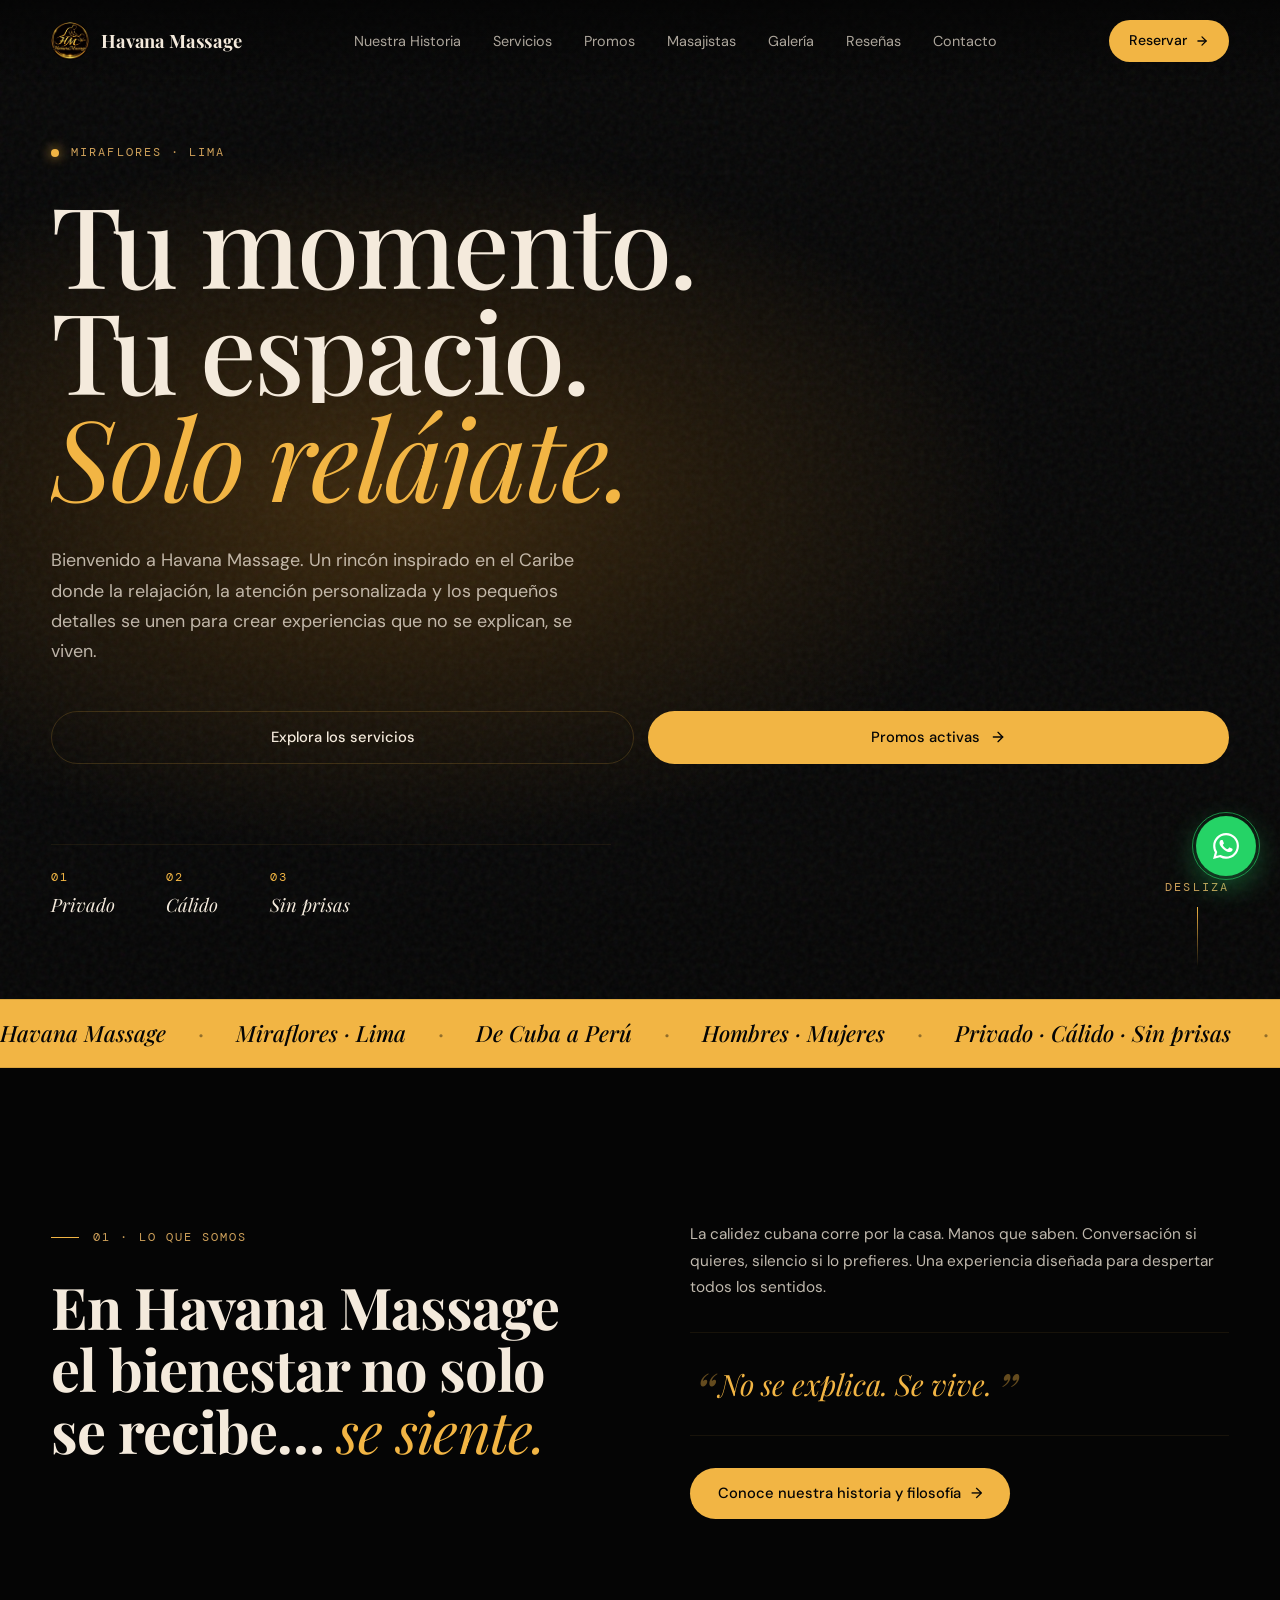
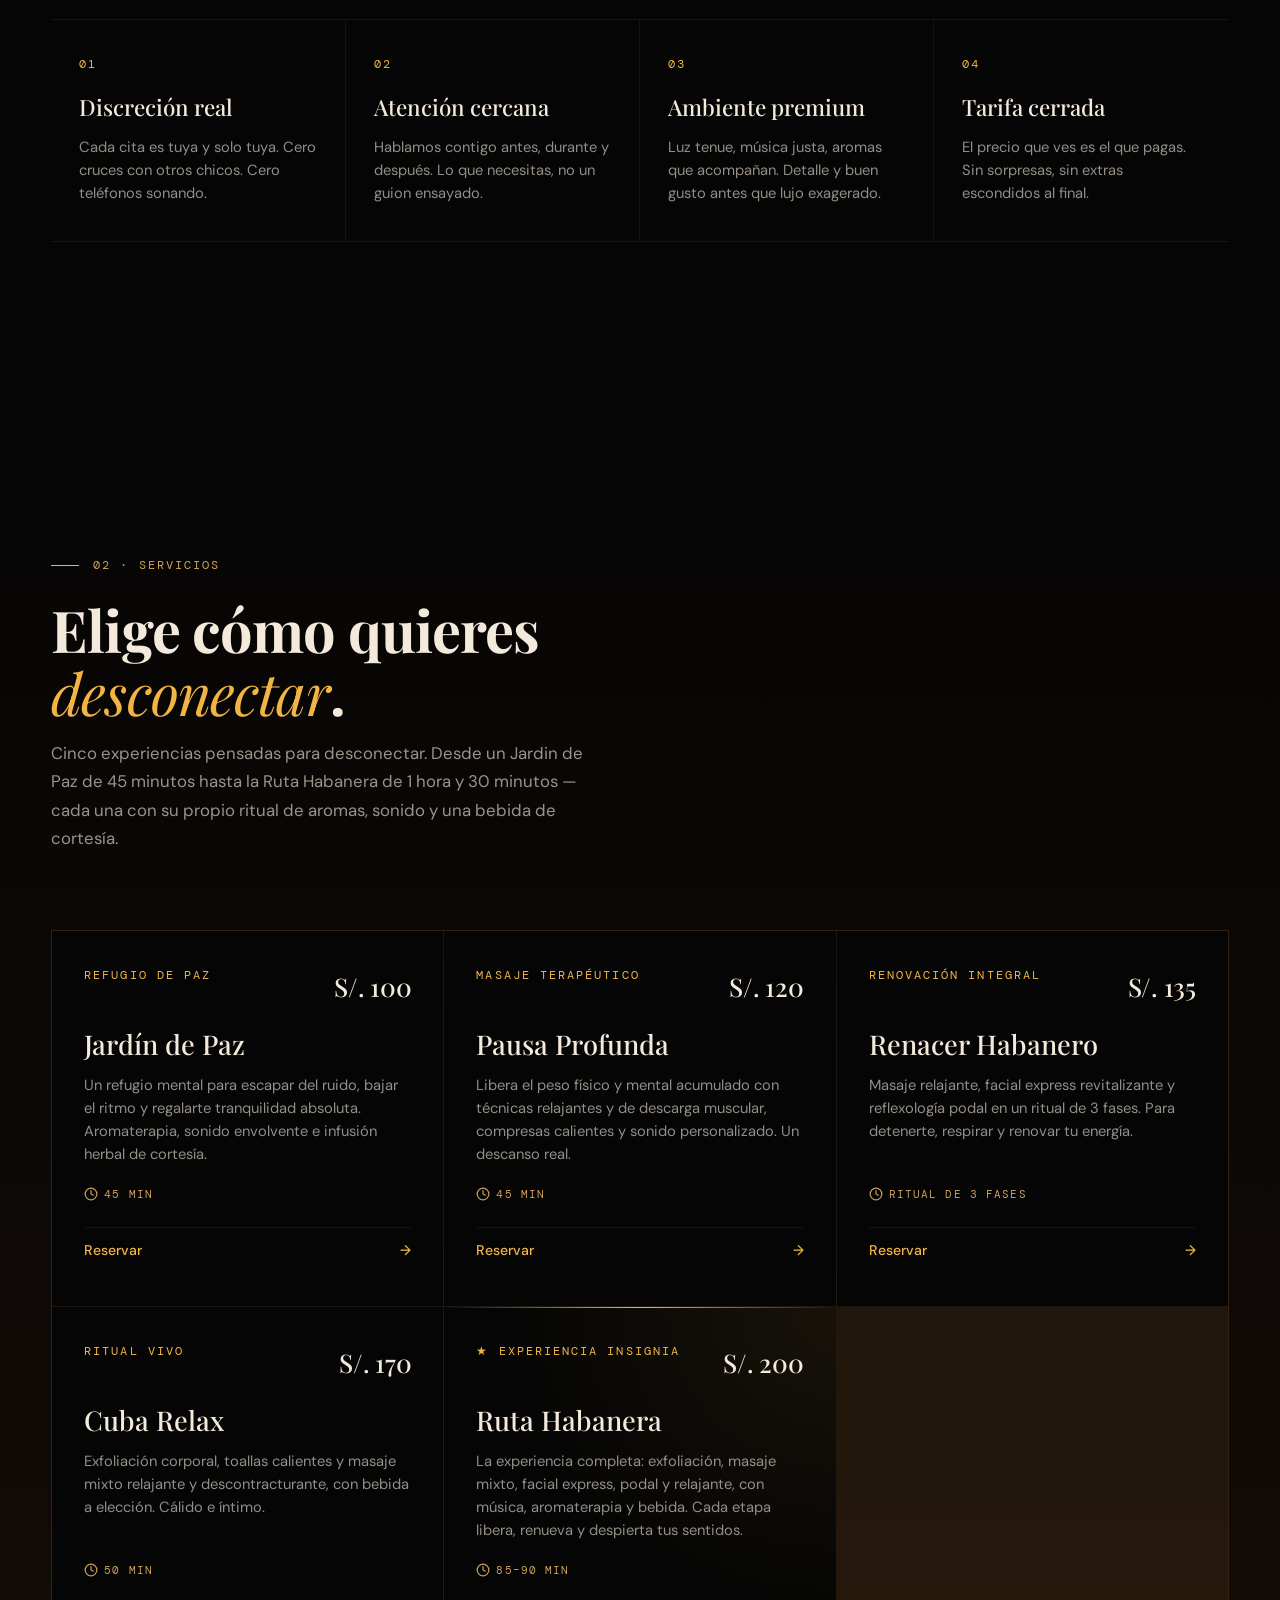
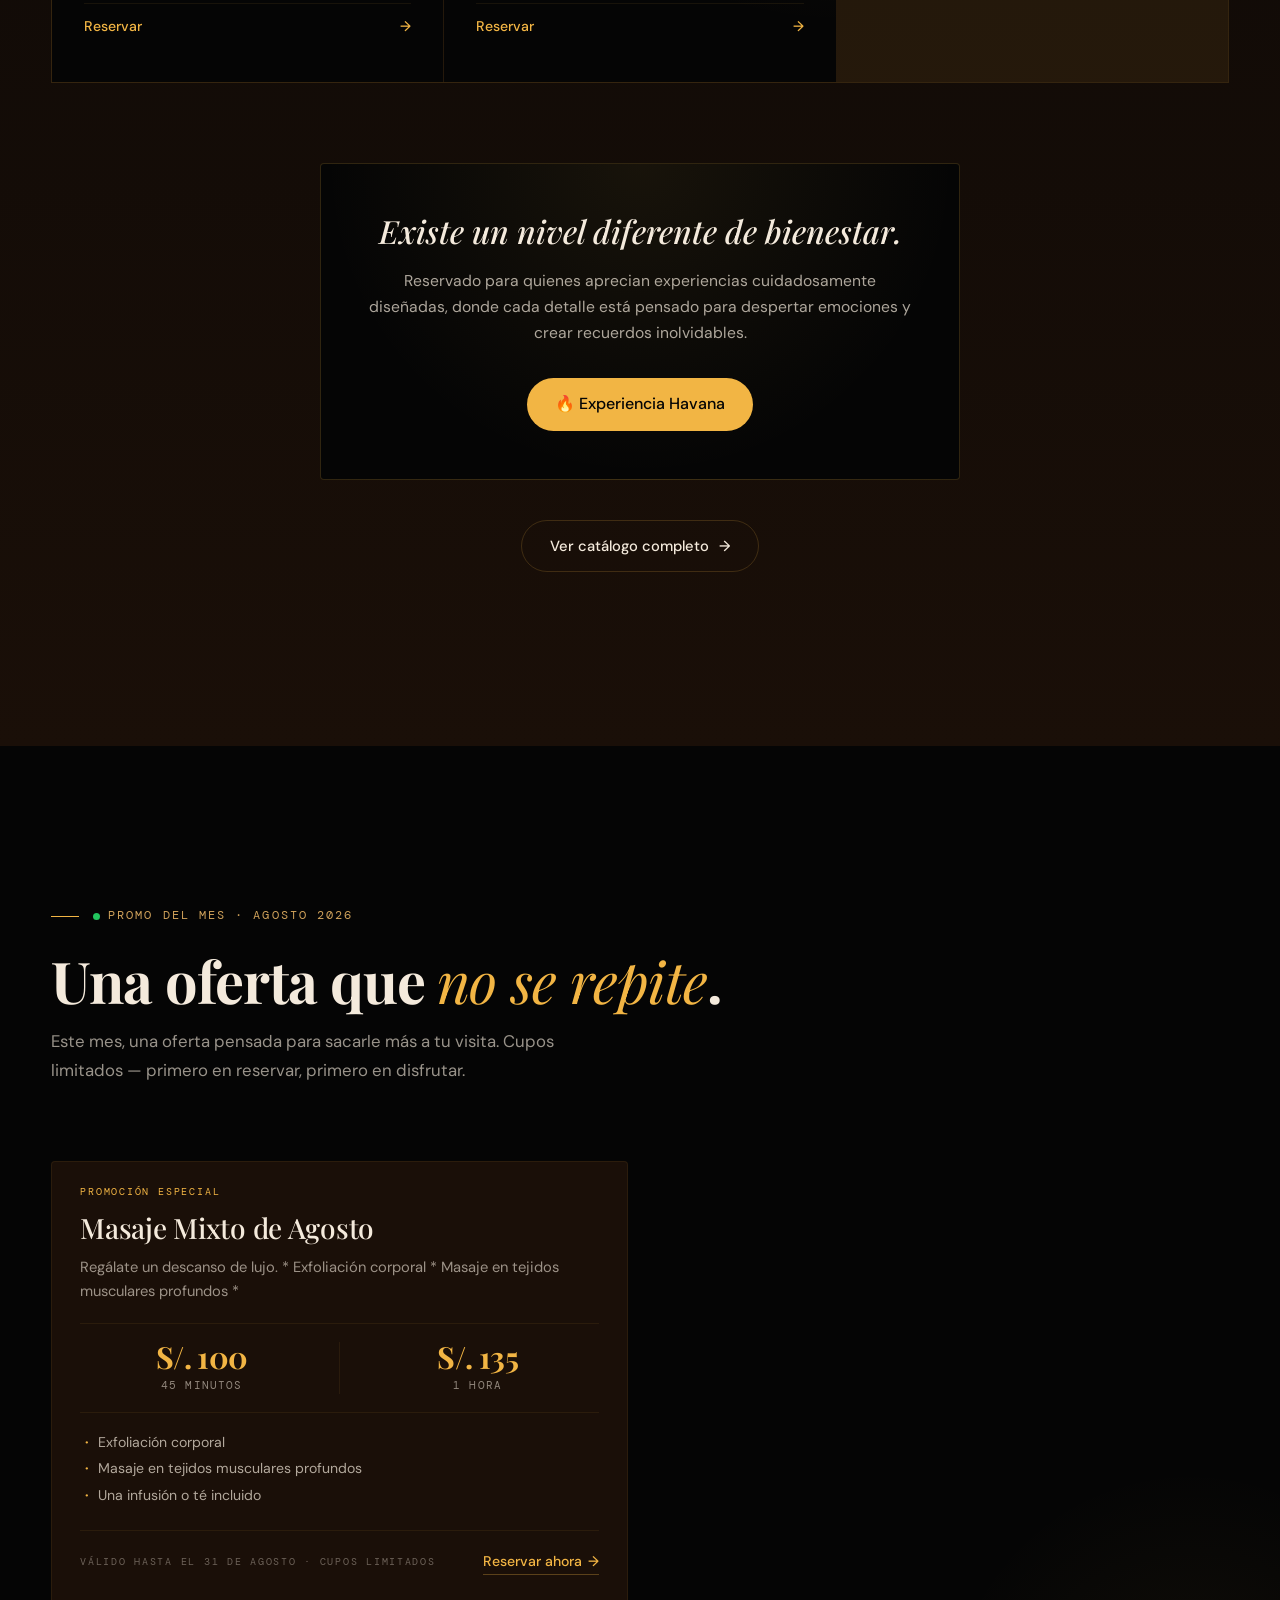
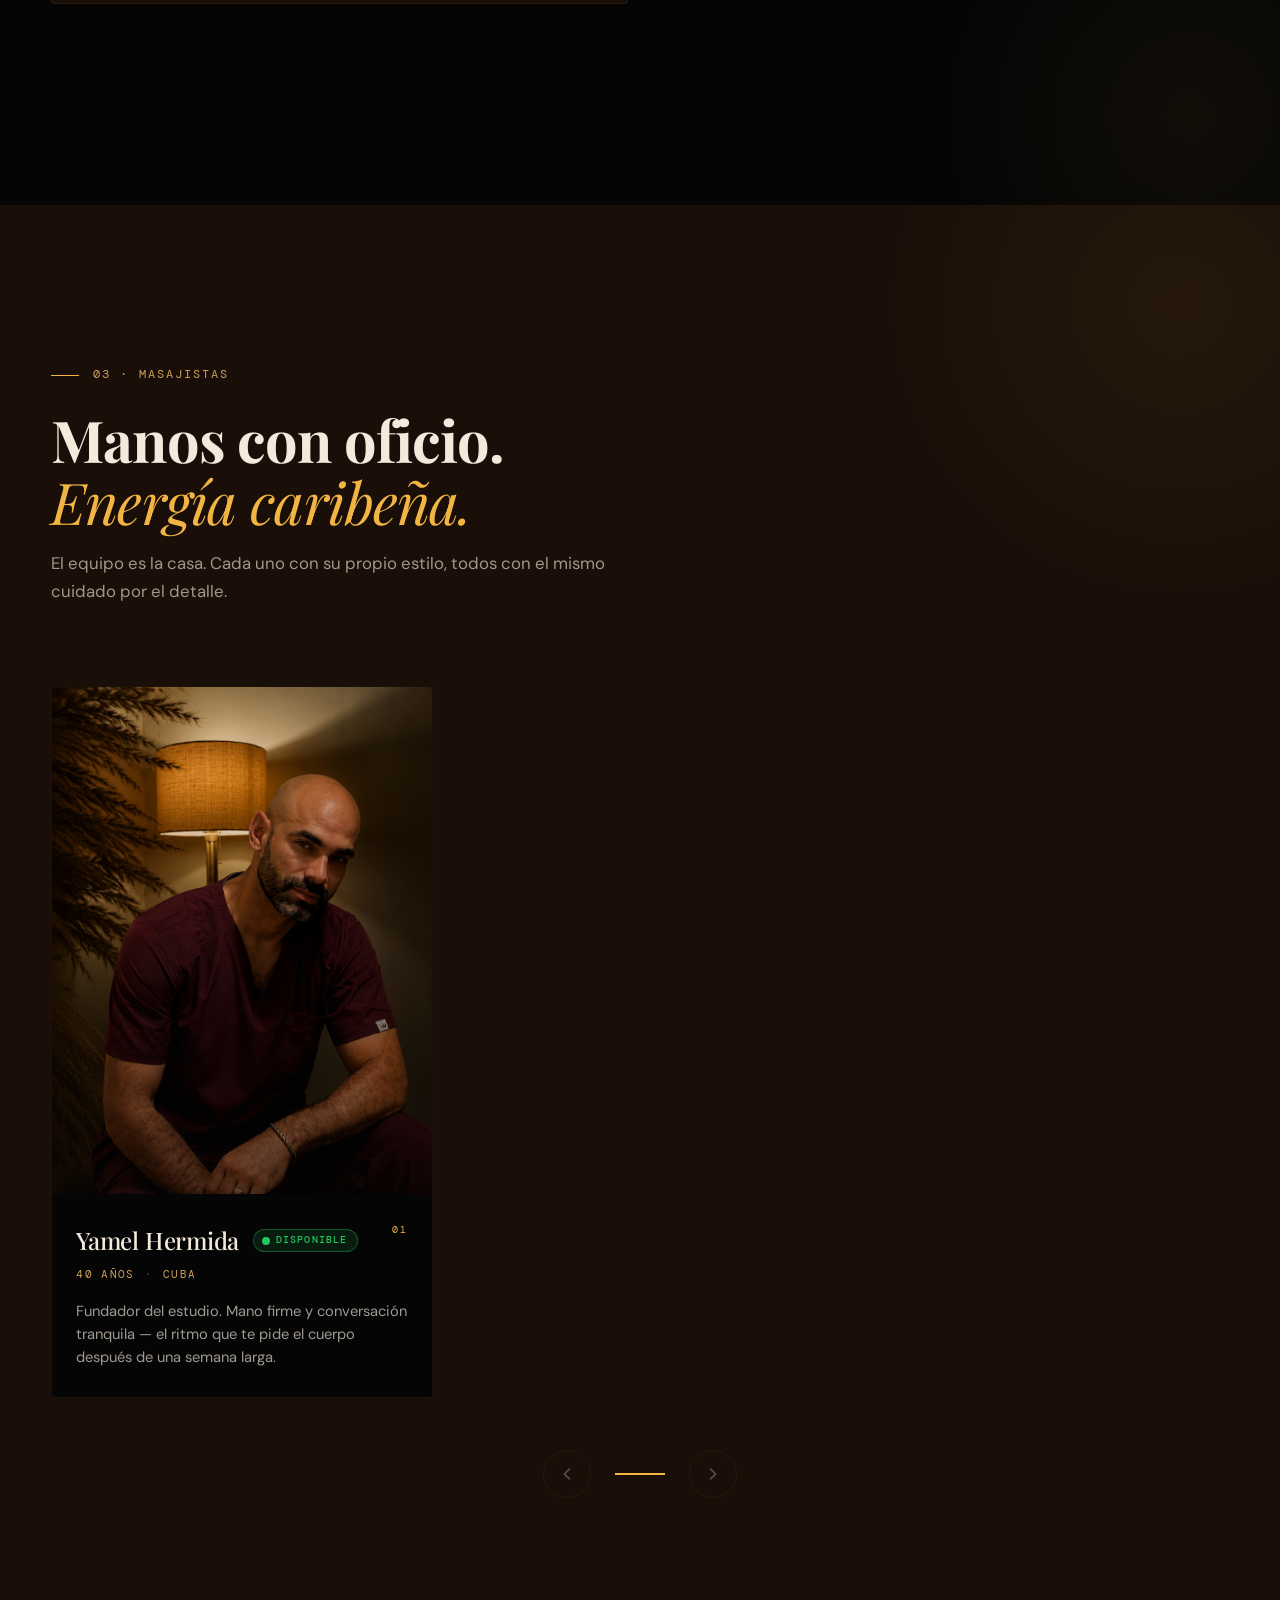
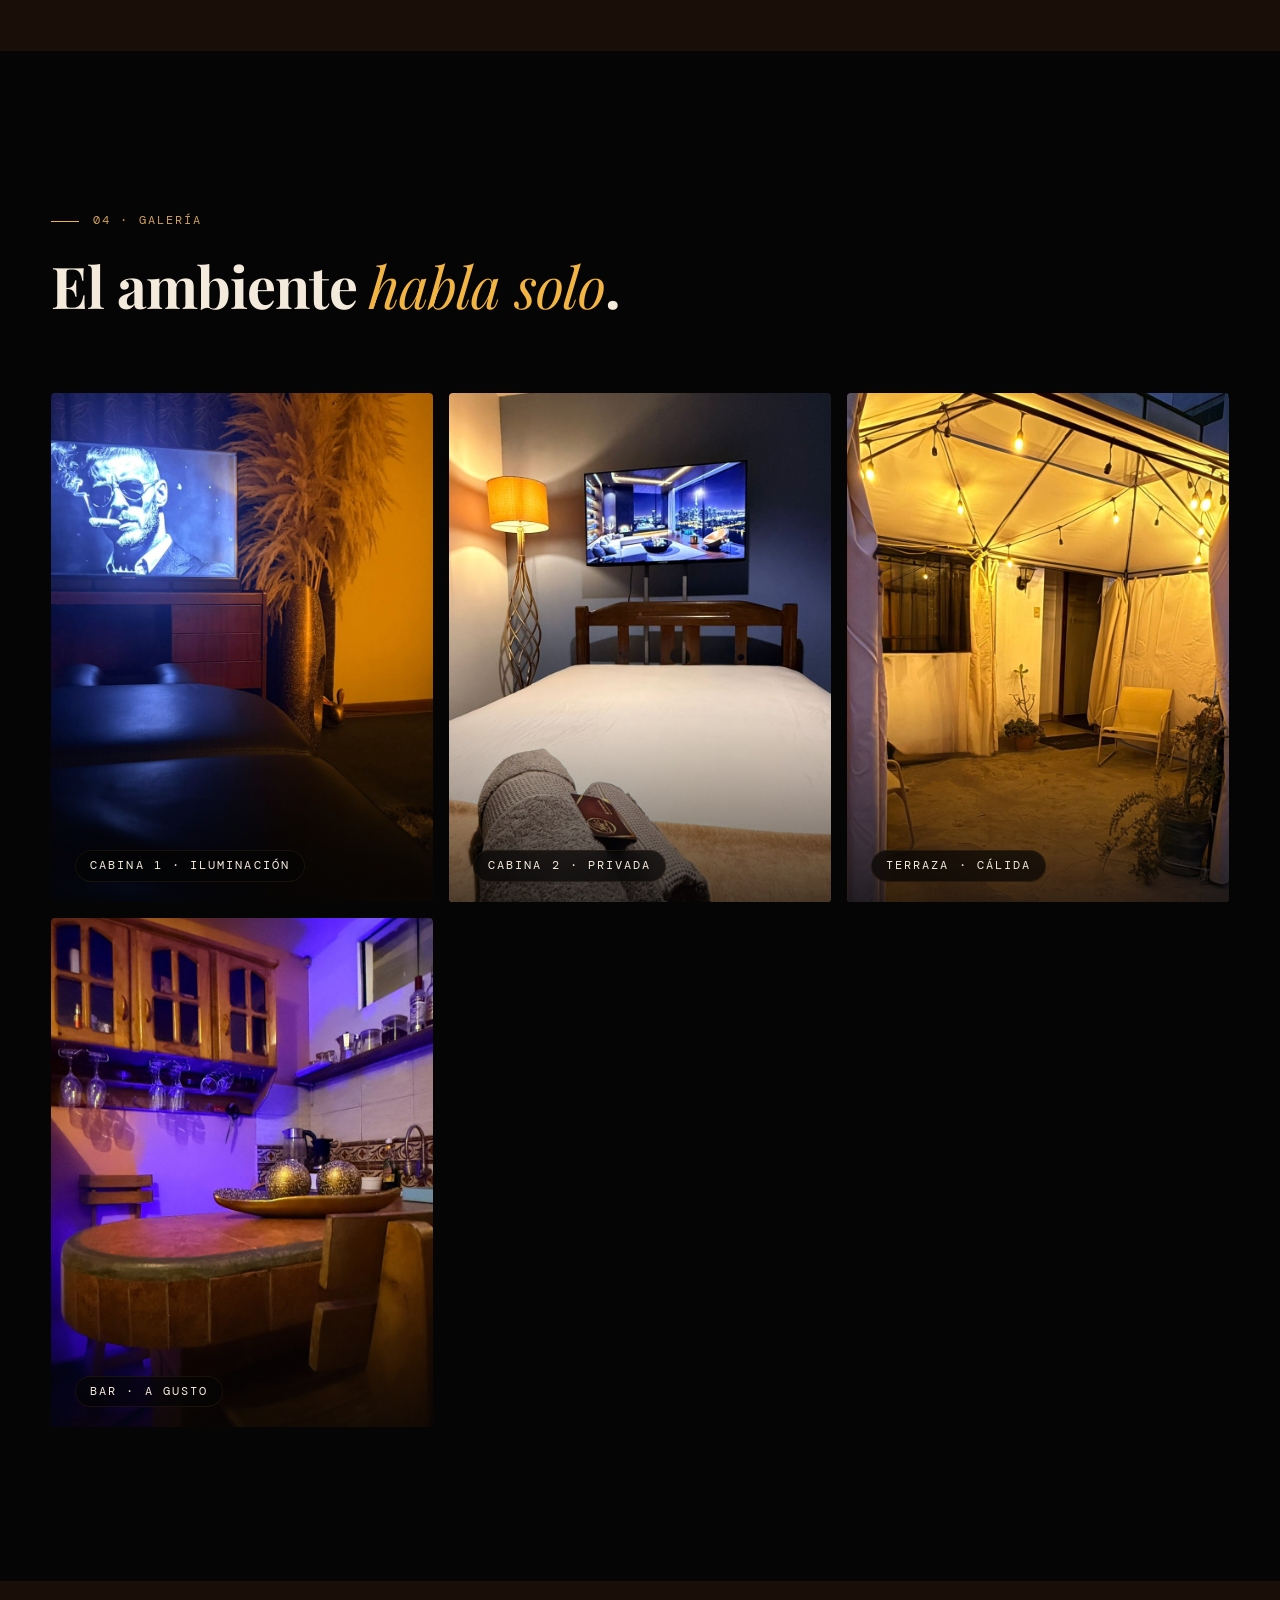
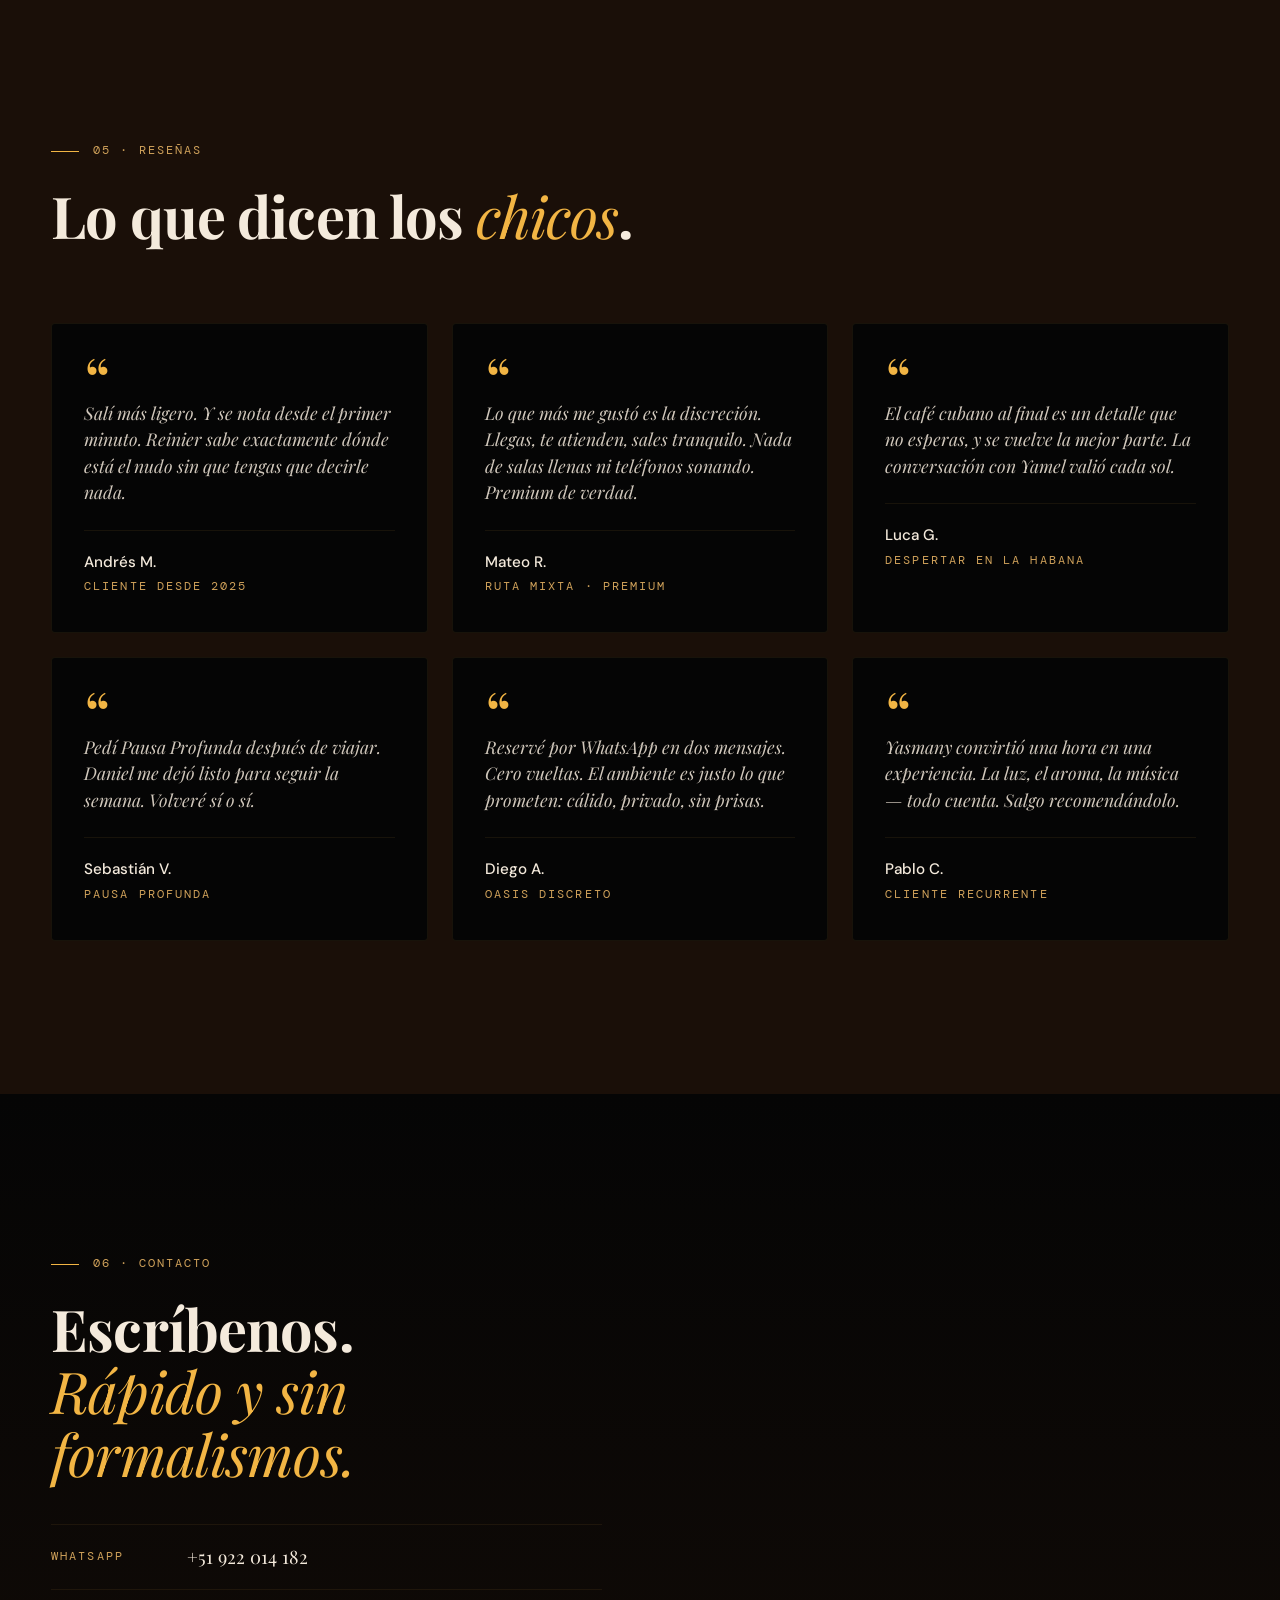
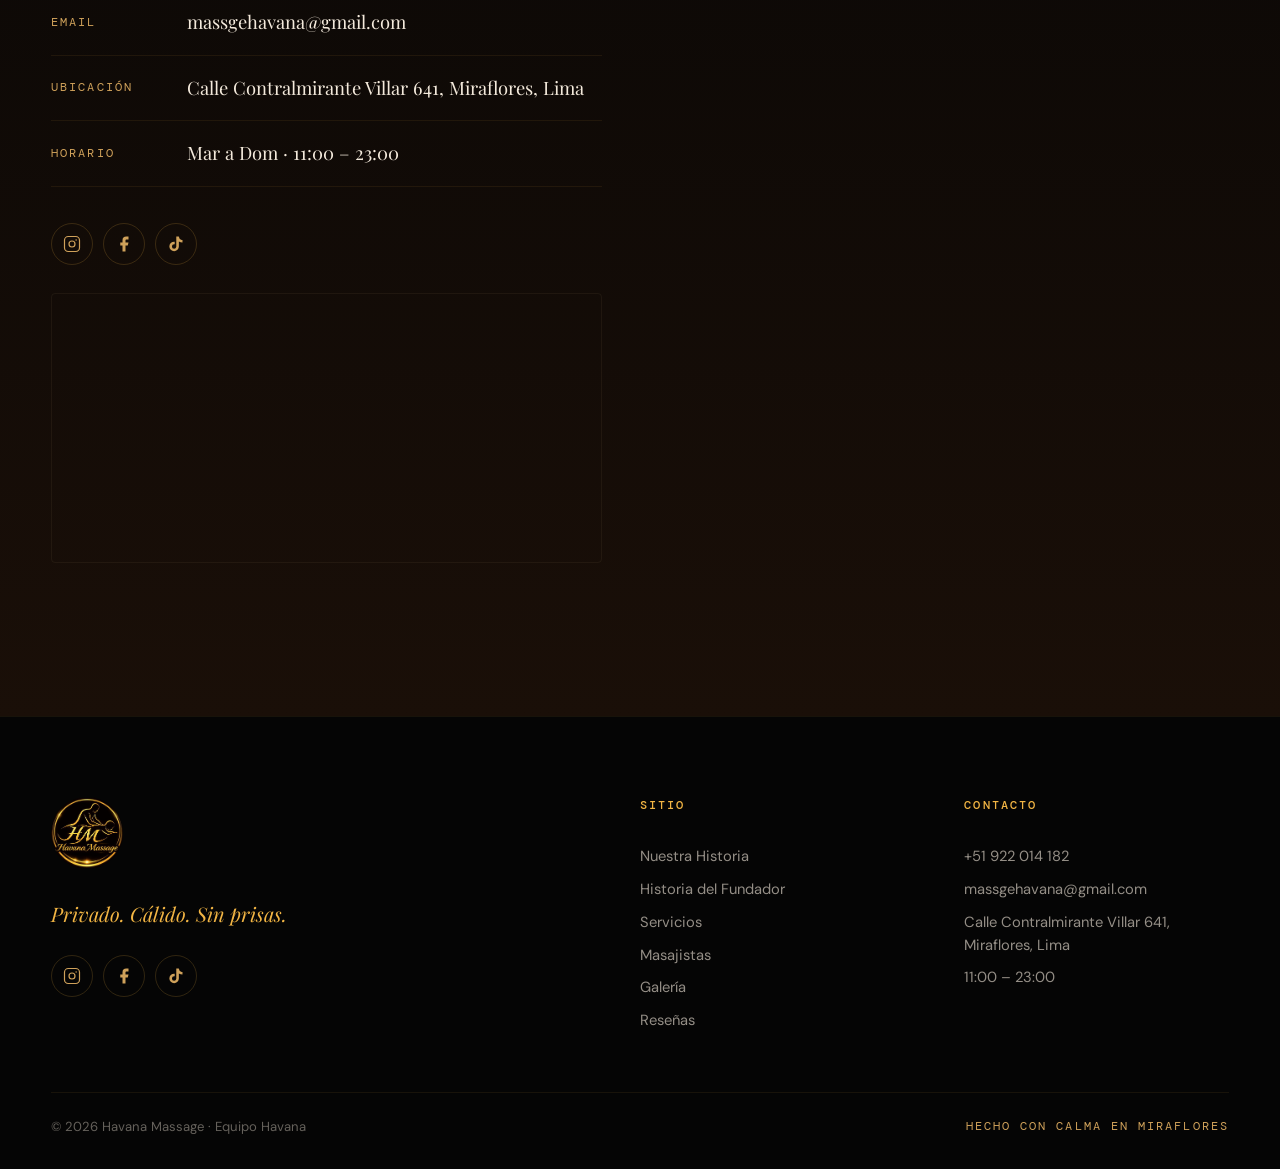
<file: index.html>
<!DOCTYPE html>
<html lang="es">
<head>
<!--Banner script here!--> 

<!-- Google tag (gtag.js) -->
<script async src="https://www.googletagmanager.com/gtag/js?id=AW-18199140398">
</script>
<script>
  window.dataLayer = window.dataLayer || [];
  function gtag(){dataLayer.push(arguments);}
  gtag('js', new Date());

  gtag('config', 'AW-18199140398');
</script>

<!-- Google tag (gtag.js) -->
<script async src="https://www.googletagmanager.com/gtag/js?id=G-4W2KEQS5DL"></script>
<script>
  window.dataLayer = window.dataLayer || [];
  function gtag(){dataLayer.push(arguments);}
  gtag('js', new Date());

  gtag('config', 'G-4W2KEQS5DL');
</script>
  <meta charset="UTF-8" />
  <meta name="viewport" content="width=device-width, initial-scale=1.0" />
  <title>Havana Massage · Tu momento. Tu espacio.</title>
  <meta name="description" content="Masajes para hombres en Miraflores, Lima. Ambiente privado, atención cercana, experiencia premium. Reserva tu momento." />
  <meta name="theme-color" content="#050505" />

  <!-- Open Graph -->
  <meta property="og:title" content="Havana Massage · Tu momento. Tu espacio." />
  <meta property="og:description" content="Masajes para hombres en Miraflores. Privado. Cálido. Sin prisas." />
  <meta property="og:image" content="img/logo.png" />
  <meta property="og:type" content="website" />

  <!-- Favicon -->
  <link rel="icon" type="image/jpeg" href="img/logo.png" />

  <!-- Fonts -->
  <link rel="preconnect" href="https://fonts.googleapis.com" />
  <link rel="preconnect" href="https://fonts.gstatic.com" crossorigin />
  <link href="https://fonts.googleapis.com/css2?family=Playfair+Display:ital,wght@0,400;0,500;0,700;0,900;1,400&family=DM+Sans:wght@300;400;500;700&family=DM+Mono:wght@400;500&display=swap" rel="stylesheet" />

  <!-- Styles -->
  <link rel="stylesheet" href="css/styles.css?v=20260706i" />

  <!-- Google Analytics 4 -->
  <script async src="https://www.googletagmanager.com/gtag/js?id=G-4W2KEQS5DL"></script>
  <script>
    window.HM_GA_ID          = 'G-4W2KEQS5DL';
    window.HM_GA_PROPERTY_ID = '538920034'; // Número de propiedad GA4 (ej: 412345678)
    window.HM_GA_CLIENT_ID   = '186665447580-l646t7f4hv9ag1n69b9kj4jau8d5ch4h.apps.googleusercontent.com';   // OAuth2 Client ID de Google Cloud
    window.dataLayer = window.dataLayer || [];
    function gtag(){dataLayer.push(arguments);}
    gtag('js', new Date());
    gtag('config', window.HM_GA_ID, { anonymize_ip: true });
  </script>
  <!-- Google Identity Services (panel admin) -->
  <script src="https://accounts.google.com/gsi/client" async defer></script>
</head>
<body>

  <!-- ============ SPLASH ============ -->
  <div class="splash" id="splash" aria-hidden="true">
    <div class="splash__inner">
      <span class="splash__logo"><img src="img/logo.png" alt="" /></span>
      <div class="splash__line"></div>
    </div>
  </div>

  <!-- ============ AVISO IMPORTANTE (notificación) ============ -->
  <div class="announce" id="announceBar" role="region" aria-label="Aviso importante">
    <div class="announce__head">
      <span class="announce__dot" aria-hidden="true"></span>
      <span class="announce__eyebrow">Aviso importante</span>
      <button class="announce__close" id="announceClose" aria-label="Cerrar aviso" type="button">×</button>
    </div>
    <p class="announce__text">
      Atenderemos en el studio <strong>solo hasta el mes de agosto</strong> — buscamos un nuevo local para seguir ofreciéndote la mejor experiencia. Mientras tanto, <strong>reanudamos el servicio a domicilio</strong> (sujeto a nuevos servicios) hasta nuevo aviso.
    </p>
    <div class="announce__foot">
      <a class="announce__cta" href="https://wa.me/51922014182?text=Hola%20Havana%2C%20quiero%20m%C3%A1s%20informaci%C3%B3n%20sobre%20el%20cierre%20temporal%20del%20studio%20y%20el%20servicio%20a%20domicilio" target="_blank" rel="noopener">Consultar por WhatsApp</a>
    </div>
  </div>

  <!-- ============ NAV ============ -->
  <header class="nav" id="nav">
    <div class="nav__inner">
      <a href="#top" class="nav__brand" aria-label="Havana Massage">
        <span class="logo-circle"><img src="img/logo.png" alt="Havana Massage" /></span>
        <span>Havana Massage</span>
      </a>
      <nav class="nav__menu" aria-label="Menú principal">
        <a href="nuestra-historia.html">Nuestra Historia</a>
        <a href="#servicios">Servicios</a>
        <a href="#promos">Promos</a>
        <a href="#equipo">Masajistas</a>
        <a href="#galeria">Galería</a>
        <a href="#testimonios">Reseñas</a>
        <a href="#contacto">Contacto</a>
      </nav>
      <a class="nav__cta" href="https://wa.me/51922014182?text=Hola%20Havana%2C%20quiero%20reservar%20una%20cita" target="_blank" rel="noopener">
        Reservar
        <svg width="14" height="14" viewBox="0 0 24 24" fill="none" stroke="currentColor" stroke-width="2.2" stroke-linecap="round" stroke-linejoin="round"><line x1="5" y1="12" x2="19" y2="12"></line><polyline points="12 5 19 12 12 19"></polyline></svg>
      </a>
      <button class="nav__burger" id="navBurger" aria-label="Abrir menú" aria-expanded="false">
        <span></span><span></span><span></span>
      </button>
    </div>
    <div class="nav__mobile" id="navMobile">
      <a href="nuestra-historia.html">Nuestra Historia</a>
      <a href="historia-fundador.html">Historia del Fundador</a>
      <a href="#servicios">Servicios</a>
      <a href="#promos">Promos</a>
      <a href="#equipo">Masajistas</a>
      <a href="#galeria">Galería</a>
      <a href="#testimonios">Reseñas</a>
      <a href="#contacto">Contacto</a>
      <a class="nav__mobile-cta" href="https://wa.me/51922014182?text=Hola%20Havana%2C%20quiero%20reservar%20una%20cita" target="_blank" rel="noopener">Reservar por WhatsApp</a>
    </div>
  </header>

  <main id="top">

    <!-- ============ HERO ============ -->
    <section class="hero" id="hero">
      <div class="hero__bg" aria-hidden="true">
        <video class="hero__image" autoplay muted loop playsinline>
          <source src="img/fondo.mp4" type="video/mp4">
          <img src="img/ambient/fondo.PNG" alt="Fondo" />
        </video>
        <div class="hero__veil"></div>
        <div class="hero__grain"></div>
      </div>

      <div class="hero__content">
        <div class="hero__eyebrow">
          <span class="dot"></span>
          <span class="mono">MIRAFLORES · LIMA</span>
        </div>

        <h1 class="hero__title">
          <span class="reveal-line"><span>Tu momento.</span></span>
          <span class="reveal-line"><span>Tu espacio.</span></span>
          <span class="reveal-line italic"><span>Solo relájate.</span></span>
        </h1>

        <p class="hero__lede reveal" data-delay="600">
          Bienvenido a Havana Massage. Un rincón inspirado en el Caribe donde la relajación, la atención personalizada y los pequeños detalles se unen para crear experiencias que no se explican, se viven.
        </p>

        <div class="hero__ctas reveal" data-delay="800">
          <a href="#servicios" target="_blank" rel="noopener" class="btn btn--ghost">
            <span>Explora los servicios</span>
          </a>
          <a href="#promos" class="btn btn--primary btn--promo-live">
            <span>Promos activas</span>
            <svg width="16" height="16" viewBox="0 0 24 24" fill="none" stroke="currentColor" stroke-width="2" stroke-linecap="round" stroke-linejoin="round"><line x1="5" y1="12" x2="19" y2="12"></line><polyline points="12 5 19 12 12 19"></polyline></svg>
          </a>
          <!-- <a href="https://wa.me/51922014182?text=Hola%20Havana%2C%20quiero%20reservar%20una%20cita" target="_blank" rel="noopener" class="btn btn--ghost">
            <svg width="16" height="16" viewBox="0 0 24 24" fill="currentColor"><path d="M17.472 14.382c-.297-.149-1.758-.867-2.03-.967-.273-.099-.471-.148-.67.15-.197.297-.767.966-.94 1.164-.173.199-.347.223-.644.075-.297-.15-1.255-.463-2.39-1.475-.883-.788-1.48-1.761-1.653-2.059-.173-.297-.018-.458.13-.606.134-.133.298-.347.446-.52.149-.174.198-.298.298-.497.099-.198.05-.371-.025-.52-.075-.149-.669-1.612-.916-2.207-.242-.579-.487-.5-.669-.51l-.57-.01c-.198 0-.52.074-.792.372s-1.04 1.016-1.04 2.479 1.065 2.876 1.213 3.074c.149.198 2.095 3.2 5.077 4.487.709.306 1.262.489 1.694.625.712.227 1.36.195 1.871.118.571-.085 1.758-.719 2.006-1.413.248-.694.248-1.289.173-1.413-.074-.124-.272-.198-.57-.347m-5.421 7.403h-.004a9.87 9.87 0 0 1-5.031-1.378l-.361-.214-3.741.982.998-3.648-.235-.374a9.86 9.86 0 0 1-1.51-5.26c.001-5.45 4.436-9.884 9.888-9.884 2.64 0 5.122 1.03 6.988 2.898a9.825 9.825 0 0 1 2.893 6.994c-.003 5.45-4.437 9.884-9.885 9.884m8.413-18.297A11.815 11.815 0 0 0 12.05 0C5.495 0 .16 5.335.157 11.892c0 2.096.547 4.142 1.588 5.945L.057 24l6.305-1.654a11.882 11.882 0 0 0 5.683 1.448h.005c6.554 0 11.89-5.335 11.893-11.893a11.821 11.821 0 0 0-3.48-8.413"/></svg>
            <span>Reserva por WhatsApp</span>
          </a> -->
        </div>

        <div class="hero__meta">
          <div><span class="mono">01</span><span>Privado</span></div>
          <div><span class="mono">02</span><span>Cálido</span></div>
          <div><span class="mono">03</span><span>Sin prisas</span></div>
        </div>
      </div>

      <a href="#filosofia" class="hero__scroll" aria-label="Desplazar hacia abajo">
        <span class="mono">desliza</span>
        <span class="hero__scroll-line"></span>
      </a>
    </section>

    <!-- ============ MARQUEE ============ -->
    <div class="marquee" aria-hidden="true">
      <div class="marquee__track">
        <span>Havana Massage</span><i>·</i>
        <span>Miraflores · Lima</span><i>·</i>
        <span>De Cuba a Perú</span><i>·</i>
        <span>Hombres · Mujeres</span><i>·</i>
        <span>Privado · Cálido · Sin prisas</span><i>·</i>
        <span>Reserva por WhatsApp</span><i>·</i>
        <span>Havana Massage</span><i>·</i>
        <span>Miraflores · Lima</span><i>·</i>
        <span>Clientes LGBTIQ+</span><i>·</i>
        <span>De Cuba a Perú</span><i>·</i>
        <span>Privado · Cálido · Sin prisas</span><i>·</i>
        <span>Reserva por WhatsApp</span><i>·</i>
      </div>
    </div>

    <!-- ============ FILOSOFÍA / SOBRE ============ -->
    <section class="philosophy" id="filosofia">
      <div class="container">
        <div class="philosophy__grid">
          <div class="philosophy__left">
            <span class="eyebrow"><span class="line-x"></span><span class="mono">01 · Lo que somos</span></span>
            <h2 class="h2 reveal" data-split>
              En Havana Massage<br />
              el bienestar no solo se recibe… <em>se siente.</em>
            </h2>
          </div>
          <div class="philosophy__right">
            <p class="reveal">
              La calidez cubana corre por la casa. Manos que saben. Conversación si quieres, silencio si lo prefieres. Una experiencia diseñada para despertar todos los sentidos.
            </p>
            <p class="reveal pull-quote">
              <span>“</span>No se explica. Se vive.<span>”</span>
            </p>
            <div class="reveal" style="margin-top:32px">
              <a href="nuestra-historia.html" class="btn btn--primary">Conoce nuestra historia y filosofía <span>→</span></a>
            </div>
          </div>
        </div>

        <div class="values reveal">
          <article class="value">
            <span class="value__num mono">01</span>
            <h3>Discreción real</h3>
            <p>Cada cita es tuya y solo tuya. Cero cruces con otros chicos. Cero teléfonos sonando.</p>
          </article>
          <article class="value">
            <span class="value__num mono">02</span>
            <h3>Atención cercana</h3>
            <p>Hablamos contigo antes, durante y después. Lo que necesitas, no un guion ensayado.</p>
          </article>
          <article class="value">
            <span class="value__num mono">03</span>
            <h3>Ambiente premium</h3>
            <p>Luz tenue, música justa, aromas que acompañan. Detalle y buen gusto antes que lujo exagerado.</p>
          </article>
          <article class="value">
            <span class="value__num mono">04</span>
            <h3>Tarifa cerrada</h3>
            <p>El precio que ves es el que pagas. Sin sorpresas, sin extras escondidos al final.</p>
          </article>
        </div>
      </div>
    </section>

    <!-- ============ SERVICIOS ============ -->
    <section class="services" id="servicios">
      <div class="container">
        <header class="section__head">
          <span class="eyebrow"><span class="line-x"></span><span class="mono">02 · Servicios</span></span>
          <h2 class="h2 reveal" data-split>Elige cómo quieres <em>desconectar</em>.</h2>
          <p class="section__lede reveal">Cinco experiencias pensadas para desconectar. Desde un Jardin de Paz de 45 minutos hasta la Ruta Habanera de 1 hora y 30 minutos — cada una con su propio ritual de aromas, sonido y una bebida de cortesía.</p>
        </header>

        <div class="services__grid reveal">

          <article class="service">
            <header class="service__head">
              <span class="service__tag mono">Refugio de paz</span>
              <span class="service__price">S/. 100</span>
            </header>
            <h3 class="service__name">Jardín de Paz</h3>
            <p class="service__desc">Un refugio mental para escapar del ruido, bajar el ritmo y regalarte tranquilidad absoluta. Aromaterapia, sonido envolvente e infusión herbal de cortesía.</p>
            <div class="service__meta">
              <span><svg width="14" height="14" viewBox="0 0 24 24" fill="none" stroke="currentColor" stroke-width="2" stroke-linecap="round"><circle cx="12" cy="12" r="10"/><polyline points="12 6 12 12 16 14"/></svg> 45 min</span>
            </div>
            <a class="service__cta" href="https://wa.me/51922014182?text=Hola%2C%20quiero%20reservar%20la%20experiencia%20*Jard%C3%ADn%20de%20Paz*.%0A%0AResumen%20del%20servicio%3A%0A-%20Categoria%3A%20Refugio%20de%20paz%0A-%20Precio%3A%20S%2F.%20100%0A-%20Duracion%3A%2045%20min%0A-%20Incluye%3A%20aromaterapia%20envolvente%2C%20sonido%20envolvente%20e%20infusi%C3%B3n%20herbal%20de%20cortes%C3%ADa" target="_blank" rel="noopener">Reservar <span>→</span></a>
          </article>

          <article class="service">
            <header class="service__head">
              <span class="service__tag mono">Masaje terapéutico</span>
              <span class="service__price">S/. 120</span>
            </header>
            <h3 class="service__name">Pausa Profunda</h3>
            <p class="service__desc">Libera el peso físico y mental acumulado con técnicas relajantes y de descarga muscular, compresas calientes y sonido personalizado. Un descanso real.</p>
            <div class="service__meta">
              <span><svg width="14" height="14" viewBox="0 0 24 24" fill="none" stroke="currentColor" stroke-width="2" stroke-linecap="round"><circle cx="12" cy="12" r="10"/><polyline points="12 6 12 12 16 14"/></svg> 45 min</span>
            </div>
            <a class="service__cta" href="https://wa.me/51922014182?text=Hola%2C%20quiero%20reservar%20la%20experiencia%20*Pausa%20Profunda*.%0A%0AResumen%20del%20servicio%3A%0A-%20Categoria%3A%20Masaje%20terap%C3%A9utico%0A-%20Precio%3A%20S%2F.%20120%0A-%20Duracion%3A%2045%20min%0A-%20Incluye%3A%20t%C3%A9cnicas%20relajantes%20y%20de%20descarga%20muscular%2C%20compresas%20calientes%20y%20sonido%20personalizado" target="_blank" rel="noopener">Reservar <span>→</span></a>
          </article>

          <article class="service">
            <header class="service__head">
              <span class="service__tag mono">Renovación integral</span>
              <span class="service__price">S/. 135</span>
            </header>
            <h3 class="service__name">Renacer Habanero</h3>
            <p class="service__desc">Masaje relajante, facial express revitalizante y reflexología podal en un ritual de 3 fases. Para detenerte, respirar y renovar tu energía.</p>
            <div class="service__meta">
              <span><svg width="14" height="14" viewBox="0 0 24 24" fill="none" stroke="currentColor" stroke-width="2" stroke-linecap="round"><circle cx="12" cy="12" r="10"/><polyline points="12 6 12 12 16 14"/></svg> Ritual de 3 fases</span>
            </div>
            <a class="service__cta" href="https://wa.me/51922014182?text=Hola%2C%20quiero%20reservar%20la%20experiencia%20*Renacer%20Habanero*.%0A%0AResumen%20del%20servicio%3A%0A-%20Categoria%3A%20Renovaci%C3%B3n%20integral%0A-%20Precio%3A%20S%2F.%20135%0A-%20Duracion%3A%20ritual%20de%203%20fases%0A-%20Incluye%3A%20masaje%20relajante%20%2830%20min%29%2C%20facial%20express%20revitalizante%20y%20reflexolog%C3%ADa%20podal" target="_blank" rel="noopener">Reservar <span>→</span></a>
          </article>

          <article class="service">
            <header class="service__head">
              <span class="service__tag mono">Ritual vivo</span>
              <span class="service__price">S/. 170</span>
            </header>
            <h3 class="service__name">Cuba Relax</h3>
            <p class="service__desc">Exfoliación corporal, toallas calientes y masaje mixto relajante y descontracturante, con bebida a elección. Cálido e íntimo.</p>
            <div class="service__meta">
              <span><svg width="14" height="14" viewBox="0 0 24 24" fill="none" stroke="currentColor" stroke-width="2" stroke-linecap="round"><circle cx="12" cy="12" r="10"/><polyline points="12 6 12 12 16 14"/></svg> 50 min</span>
            </div>
            <a class="service__cta" href="https://wa.me/51922014182?text=Hola%2C%20quiero%20reservar%20la%20experiencia%20*Cuba%20Relax*.%0A%0AResumen%20del%20servicio%3A%0A-%20Categoria%3A%20Ritual%20vivo%0A-%20Precio%3A%20S%2F.%20170%0A-%20Duracion%3A%2050%20min%0A-%20Incluye%3A%20exfoliaci%C3%B3n%20corporal%2C%20toallas%20calientes%2C%20masaje%20mixto%20relajante%20y%20descontracturante%2C%20y%20bebida%20fr%C3%ADa%20o%20caliente%20a%20elecci%C3%B3n" target="_blank" rel="noopener">Reservar <span>→</span></a>
          </article>

          <article class="service service--feature">
            <header class="service__head">
              <span class="service__tag mono">★ Experiencia insignia</span>
              <span class="service__price">S/. 200</span>
            </header>
            <h3 class="service__name">Ruta Habanera</h3>
            <p class="service__desc">La experiencia completa: exfoliación, masaje mixto, facial express, podal y relajante, con música, aromaterapia y bebida. Cada etapa libera, renueva y despierta tus sentidos.</p>
            <div class="service__meta">
              <span><svg width="14" height="14" viewBox="0 0 24 24" fill="none" stroke="currentColor" stroke-width="2" stroke-linecap="round"><circle cx="12" cy="12" r="10"/><polyline points="12 6 12 12 16 14"/></svg> 85–90 min</span>
            </div>
            <a class="service__cta" href="https://wa.me/51922014182?text=Hola%2C%20quiero%20reservar%20la%20experiencia%20*Ruta%20Habanera*.%0A%0AResumen%20del%20servicio%3A%0A-%20Categoria%3A%20Experiencia%20insignia%0A-%20Precio%3A%20S%2F.%20200%0A-%20Duracion%3A%2085-90%20min%0A-%20Incluye%3A%20exfoliaci%C3%B3n%20%2825%20min%29%2C%20masaje%20mixto%20%2825%20min%29%2C%20facial%20express%20%2810%20min%29%2C%20masaje%20podal%20%2810%20min%29%20y%20masaje%20relajante%20%2815%20min%29%2C%20con%20m%C3%BAsica%2C%20aromaterapia%20y%20bebida" target="_blank" rel="noopener">Reservar <span>→</span></a>
          </article>

        </div>
        <p class="services__hint">← desliza para ver más →</p>

        <!-- Adicionales -->
        <!-- <div class="extras reveal">
          <div class="extras__head">
            <span class="eyebrow"><span class="line-x"></span><span class="mono">Para sumar</span></span>
            <h3 class="h3">Adicionales</h3>
          </div>
          <ul class="extras__list">
            <li>
              <span class="extras__name">Exfoliación corporal</span>
              <span class="extras__time mono">20 min</span>
              <span class="extras__price">S/. 60</span>
            </li>
            <li>
              <span class="extras__name">Depilación con crema</span>
              <span class="extras__time mono">por región</span>
              <span class="extras__price">S/. 60</span>
            </li>
            <li>
              <span class="extras__name">Baño de espuma</span>
              <span class="extras__time mono">25 min</span>
              <span class="extras__price">S/. 80</span>
            </li>
          </ul>
        </div> -->

        <div class="services__experience reveal">
          <p class="services__experience-lead">Existe un nivel diferente de bienestar.</p>
          <p class="services__experience-text">Reservado para quienes aprecian experiencias cuidadosamente diseñadas, donde cada detalle está pensado para despertar emociones y crear recuerdos inolvidables.</p>
          <a href="https://wa.me/51922014182?text=Hola%2C%20quiero%20acceder%20a%20los%20servicios%20de%20la%20Experiencia%20Havana" target="_blank" rel="noopener" class="btn btn--primary btn--promo-live">🔥 Experiencia Havana</a>
        </div>

        <div class="services__catalog-cta reveal">
          <a href="catalogo.html" class="btn btn--ghost">Ver catálogo completo <span>→</span></a>
        </div>

      </div>
    </section>

    <!-- ============ PROMOS DEL MES ============ -->
    <section class="promos" id="promos">
      <div class="container">
        <header class="section__head">
          <span class="eyebrow"><span class="line-x"></span><span class="mono promo-eyebrow-live"><span class="promo-dot"></span>Promo del mes · Agosto 2026</span></span>
          <h2 class="h2 reveal" data-split>Una oferta que <em>no se repite</em>.</h2>
          <p class="section__lede reveal">Este mes, una oferta pensada para sacarle más a tu visita. Cupos limitados — primero en reservar, primero en disfrutar.</p>
        </header>

        <div class="promos__grid">

          <!-- PROMO 01 · edita aquí para cambiar contenido -->
          <article class="promo reveal">
            <div class="promo__label mono">PROMOCIÓN ESPECIAL</div>
            <div class="promo__body">
              <h3 class="promo__name">Masaje Mixto de Agosto</h3>
              <p class="promo__desc">Regálate un descanso de lujo. * Exfoliación corporal * Masaje en tejidos musculares profundos * </p>
              <div class="promo__pricing promo__pricing--tiers">
                <div class="promo__tier">
                  <span class="promo__tier-price">S/. 100</span>
                  <span class="promo__tier-duration mono">45 minutos</span>
                </div>
                <span class="promo__tier-divider" aria-hidden="true"></span>
                <div class="promo__tier">
                  <span class="promo__tier-price">S/. 135</span>
                  <span class="promo__tier-duration mono">1 hora</span>
                </div>
              </div>
              <ul class="promo__includes">
                <li>Exfoliación corporal</li>
                <li>Masaje en tejidos musculares profundos</li>
                <li>Una infusión o té incluido</li>
              </ul>
              <div class="promo__footer">
                <span class="mono promo__valid">Válido hasta el 31 de agosto · Cupos limitados</span>
                <a class="promo__cta" href="https://wa.me/51922014182?text=Hola%20Havana%2C%20quiero%20reservar%20la%20promo%20Masaje%20Mixto%20(45%20min%20S%2F.100%20%2F%201%20hora%20S%2F.135)" target="_blank" rel="noopener">Reservar ahora <span>→</span></a>
              </div>
            </div>
          </article>

          <!-- PROMO 02 · edita aquí para cambiar contenido -->
          <!-- <article class="promo promo--featured reveal">
            <span class="promo__badge mono">La más pedida</span>
            <div class="promo__label mono">Promo 02 · Mayo 2026</div>
            <div class="promo__body">
              <h3 class="promo__name">Ruta Mixta Premium</h3>
              <p class="promo__desc">La combinación favorita del estudio — relajante + tántrico — con 20 minutos extra de sobremesa y un café cubano de cortesía. El ritual completo a precio especial.</p>
              <div class="promo__pricing">
                <span class="promo__original">S/. 205</span>
                <svg class="promo__arrow" width="14" height="14" viewBox="0 0 24 24" fill="none" stroke="currentColor" stroke-width="2" stroke-linecap="round"><line x1="5" y1="12" x2="19" y2="12"/><polyline points="12 5 19 12 12 19"/></svg>
                <span class="promo__price">S/. 170</span>
                <span class="promo__save mono">Ahorras S/. 35</span>
              </div>
              <ul class="promo__includes">
                <li>30 min · Masaje relajante</li>
                <li>40 min · Masaje tántrico</li>
                <li>20 min · Sobremesa + café cubano</li>
              </ul>
              <div class="promo__footer">
                <span class="mono promo__valid">Válido hasta el 31 de mayo · Cupos limitados</span>
                <a class="promo__cta" href="https://wa.me/51922014182?text=Hola%20Havana%2C%20quiero%20reservar%20la%20Ruta%20Mixta%20Premium%20(promo%20mayo%20S%2F.170)" target="_blank" rel="noopener">Reservar ahora <span>→</span></a>
              </div>
            </div>
          </article> -->

        </div>

        <!-- <div class="promos__more reveal">
          <a href="promos.html" class="btn btn--ghost">
            Ver todas las promos activas
            <svg width="16" height="16" viewBox="0 0 24 24" fill="none" stroke="currentColor" stroke-width="2" stroke-linecap="round" stroke-linejoin="round"><line x1="5" y1="12" x2="19" y2="12"/><polyline points="12 5 19 12 12 19"/></svg>
          </a>
        </div> -->

      </div>
    </section>

    <!-- ============ EQUIPO / MASAJISTAS ============ -->
    <section class="team" id="equipo">
      <div class="container">
        <header class="section__head">
          <span class="eyebrow"><span class="line-x"></span><span class="mono">03 · Masajistas</span></span>
          <h2 class="h2 reveal" data-split>Manos con oficio.<br /><em>Energía caribeña.</em></h2>
          <p class="section__lede reveal">El equipo es la casa. Cada uno con su propio estilo, todos con el mismo cuidado por el detalle.</p>
        </header>

        <div class="team__carousel reveal">
          <div class="team__viewport" id="teamViewport">
            <div class="team__track" id="teamTrack">

              <article class="member" data-active="true">
                <div class="member__photo">
                  <img src="img/team/yamel.png" alt="Yamel Hermida" loading="lazy" />
                </div>
                <div class="member__info">
                  <span class="member__num mono">01</span>
                  <h3 class="member__name">Yamel Hermida <span class="member__dot" aria-label="Disponible hoy">Disponible</span></h3>
                  <p class="member__meta"><span>40 años</span><span class="sep">·</span><span>Cuba</span></p>
                  <p class="member__bio">Fundador del estudio. Mano firme y conversación tranquila — el ritmo que te pide el cuerpo después de una semana larga.</p>
                </div>
              </article>

              <!-- <article class="member" data-active="true">
                <div class="member__photo">
                  <img src="img/team/rei.png" alt="Reinier Dias" loading="lazy" />
                </div>
                <div class="member__info">
                  <span class="member__num mono">02</span>
                  <h3 class="member__name">Reinier Dias <span class="member__dot" aria-label="Disponible hoy">Disponible</span></h3>
                  <p class="member__meta"><span>40 años</span><span class="sep">·</span><span>Cuba</span></p>
                  <p class="member__bio">Profesional de caracter firme. Ofrece masajes enfocados en el alivio fisico y la relajacion mental.</p>
                </div>
              </article>

              <article class="member" data-active="true">
                <div class="member__photo">
                  <img src="img/team/daniel.png" alt="Daniel López" loading="lazy" />
                </div>
                <div class="member__info">
                  <span class="member__num mono">03</span>
                  <h3 class="member__name">Daniel <span class="member__dot" aria-label="Disponible hoy">Disponible</span></h3>
                  <p class="member__meta"><span>28 años</span><span class="sep">·</span><span>Venezuela</span></p>
                  <p class="member__bio">Energía joven y técnica cuidada. Sabe leer el cuerpo antes que las palabras.</p>
                </div>
              </article>

              <article class="member" data-active="true">
                <div class="member__photo">
                  <img src="img/team/denis.png" alt="Denis Martinez" loading="lazy" />
                </div>
                <div class="member__info">
                  <span class="member__num mono">04</span>
                  <h3 class="member__name">Denis <span class="member__dot" aria-label="Disponible hoy">Disponible</span></h3>
                  <p class="member__meta"><span>40 años</span><span class="sep">·</span><span>Venezuela</span></p>
                  <p class="member__bio">Ideal para quienes buscan desconectarse de la rutina y disfrutar de un espacio acogedor, contemporáneo y pensado para el bienestar.</p>
                </div>
              </article>

              <article class="member" data-active="true">
                <div class="member__photo">
                  <img src="img/team/jorge.png" alt="Jorge Salas" loading="lazy" />
                </div>
                <div class="member__info">
                  <span class="member__num mono">05</span>
                  <h3 class="member__name">Jorge <span class="member__dot" aria-label="Disponible hoy">Disponible</span></h3>
                  <p class="member__meta"><span>23 años</span><span class="sep">·</span><span>Perú</span></p>
                  <p class="member__bio">Compartir buenos momentos y vivir una experiencia agradable en un entorno moderno y lleno de armonía.</p>
                </div>
              </article>

              <article class="member" data-active="true">
                <div class="member__photo">
                  <img src="img/team/jose_luis.png" alt="José Luis" loading="lazy" />
                </div>
                <div class="member__info">
                  <span class="member__num mono">06</span>
                  <h3 class="member__name">José Luis <span class="member__dot" aria-label="Disponible hoy">Disponible</span></h3>
                  <p class="member__meta"><span>29 años</span><span class="sep">·</span><span>Venezuela</span></p>
                  <p class="member__bio">Tecnico en reabilitacion con grandes experiencias.</p>
                </div>
              </article>

              <article class="member" data-active="true">
                <div class="member__photo">
                  <img src="img/team/angel.png" alt="Angel" loading="lazy" />
                </div>
                <div class="member__info">
                  <span class="member__num mono">07</span>
                  <h3 class="member__name">Angel <span class="member__dot" aria-label="Disponible hoy">Disponible</span></h3>
                  <p class="member__meta"><span>24 años</span><span class="sep">·</span><span>Perú</span></p>
                  <p class="member__bio">Desde San Juan de Lurigancho viene a ofreserte una experiencia única.</p>
                </div>
              </article>

              <article class="member" data-active="true">
                <div class="member__photo">
                  <img src="img/team/luigui.png" alt="Luigui" loading="lazy" />
                </div>
                <div class="member__info">
                  <span class="member__num mono">08</span>
                  <h3 class="member__name">Luigui <span class="member__dot" aria-label="Disponible hoy">Disponible</span></h3>
                  <p class="member__meta"><span>24 años</span><span class="sep">·</span><span>Perú</span></p>
                  <p class="member__bio">Viene desde Trujillo a ofreserte con toda su delicadeza el mayor vienestar posible.</p>
                </div>
              </article>

              <article class="member" data-active="true">
                <div class="member__photo">
                  <img src="img/team/yasmani.png" alt="Yasmany Monte" loading="lazy" />
                </div>
                <div class="member__info">
                  <span class="member__num mono">06</span>
                  <h3 class="member__name">Yasmany <span class="member__dot" aria-label="Disponible hoy">Disponible</span></h3>
                  <p class="member__meta"><span>36 años</span><span class="sep">·</span><span>Cuba</span></p>
                  <p class="member__bio">Perfecto para quienes desean relajarse en un ambiente moderno, cálido y lleno de buena energía.</p>
                </div>
              </article> -->

            </div>
          </div>

          <div class="team__controls">
            <button class="team__btn" id="teamPrev" aria-label="Anterior">
              <svg width="20" height="20" viewBox="0 0 24 24" fill="none" stroke="currentColor" stroke-width="2" stroke-linecap="round"><polyline points="15 18 9 12 15 6"/></svg>
            </button>
            <div class="team__dots" id="teamDots"></div>
            <button class="team__btn" id="teamNext" aria-label="Siguiente">
              <svg width="20" height="20" viewBox="0 0 24 24" fill="none" stroke="currentColor" stroke-width="2" stroke-linecap="round"><polyline points="9 18 15 12 9 6"/></svg>
            </button>
          </div>
        </div>
      </div>
    </section>

    <!-- ============ GALERÍA ============ -->
    <section class="gallery" id="galeria">
      <div class="container">
        <header class="section__head">
          <span class="eyebrow"><span class="line-x"></span><span class="mono">04 · Galería</span></span>
          <h2 class="h2 reveal" data-split>El ambiente <em>habla solo</em>.</h2>
        </header>

        <div class="gallery__grid">
          <a class="gallery__item reveal" data-gallery href="img/ambient/cabina1.jpeg">
            <img src="img/ambient/cabina1.jpeg" alt="Cabina con luz tenue y ambient azul-ámbar" loading="lazy" />
            <span class="gallery__label mono">Cabina 1 · Iluminación</span>
          </a>
          <a class="gallery__item reveal" data-gallery href="img/ambient/cabina2.jpeg">
            <img src="img/ambient/cabina2.jpeg" alt="Cabina con cortinas y luz ámbar" loading="lazy" />
            <span class="gallery__label mono">Cabina 2 · Privada</span>
          </a>
          <a class="gallery__item reveal" data-gallery href="img/ambient/terrasa.jpeg">
            <img src="img/ambient/terrasa.jpeg" alt="Terraza cálida" loading="lazy" />
            <span class="gallery__label mono">Terraza · Cálida</span>
          </a>
          <a class="gallery__item reveal" data-gallery href="img/ambient/bar.jpeg">
            <img src="img/ambient/bar.jpeg" alt="Bar cálido" loading="lazy" />
            <span class="gallery__label mono">Bar · A gusto</span>
          </a>
        </div>
        <p class="gallery__hint">← desliza para ver más →</p>
      </div>
    </section>

    <!-- Lightbox -->
    <div class="lightbox" id="lightbox" aria-hidden="true">
      <button class="lightbox__close" id="lightboxClose" aria-label="Cerrar">×</button>
      <img id="lightboxImg" alt="" />
    </div>

    <!-- ============ TESTIMONIOS ============ -->
    <section class="testimonials" id="testimonios">
      <div class="container">
        <header class="section__head">
          <span class="eyebrow"><span class="line-x"></span><span class="mono">05 · Reseñas</span></span>
          <h2 class="h2 reveal" data-split>Lo que dicen los <em>chicos</em>.</h2>
        </header>

        <div class="testimonials__grid">
          <article class="testimonial reveal">
            <span class="testimonial__quote">“</span>
            <p>Salí más ligero. Y se nota desde el primer minuto. Reinier sabe exactamente dónde está el nudo sin que tengas que decirle nada.</p>
            <footer>
              <span class="testimonial__name">Andrés M.</span>
              <span class="testimonial__role mono">Cliente desde 2025</span>
            </footer>
          </article>

          <article class="testimonial reveal">
            <span class="testimonial__quote">“</span>
            <p>Lo que más me gustó es la discreción. Llegas, te atienden, sales tranquilo. Nada de salas llenas ni teléfonos sonando. Premium de verdad.</p>
            <footer>
              <span class="testimonial__name">Mateo R.</span>
              <span class="testimonial__role mono">Ruta Mixta · Premium</span>
            </footer>
          </article>

          <article class="testimonial reveal">
            <span class="testimonial__quote">“</span>
            <p>El café cubano al final es un detalle que no esperas, y se vuelve la mejor parte. La conversación con Yamel valió cada sol.</p>
            <footer>
              <span class="testimonial__name">Luca G.</span>
              <span class="testimonial__role mono">Despertar en La Habana</span>
            </footer>
          </article>

          <article class="testimonial reveal">
            <span class="testimonial__quote">“</span>
            <p>Pedí Pausa Profunda después de viajar. Daniel me dejó listo para seguir la semana. Volveré sí o sí.</p>
            <footer>
              <span class="testimonial__name">Sebastián V.</span>
              <span class="testimonial__role mono">Pausa Profunda</span>
            </footer>
          </article>

          <article class="testimonial reveal">
            <span class="testimonial__quote">“</span>
            <p>Reservé por WhatsApp en dos mensajes. Cero vueltas. El ambiente es justo lo que prometen: cálido, privado, sin prisas.</p>
            <footer>
              <span class="testimonial__name">Diego A.</span>
              <span class="testimonial__role mono">Oasis Discreto</span>
            </footer>
          </article>

          <article class="testimonial reveal">
            <span class="testimonial__quote">“</span>
            <p>Yasmany convirtió una hora en una experiencia. La luz, el aroma, la música — todo cuenta. Salgo recomendándolo.</p>
            <footer>
              <span class="testimonial__name">Pablo C.</span>
              <span class="testimonial__role mono">Cliente recurrente</span>
            </footer>
          </article>
        </div>
        <p class="testimonials__hint">← desliza para ver más →</p>
      </div>
    </section>

    <!-- ============ CTA BANNER ============ -->
    <!-- <section class="cta-banner">
      <div class="container">
        <div class="cta-banner__inner">
          <div>
            <span class="eyebrow"><span class="line-x"></span><span class="mono">Reserva</span></span>
            <h2 class="h2 reveal" data-split>
              Reserva hoy.<br />
              <em>Tu cuerpo te lo va a agradecer.</em>
            </h2>
          </div>
          <a class="btn btn--primary btn--large" href="https://wa.me/51922014182?text=Hola%20Havana%2C%20quiero%20reservar%20una%20cita" target="_blank" rel="noopener">
            <svg width="18" height="18" viewBox="0 0 24 24" fill="currentColor"><path d="M17.472 14.382c-.297-.149-1.758-.867-2.03-.967-.273-.099-.471-.148-.67.15-.197.297-.767.966-.94 1.164-.173.199-.347.223-.644.075-.297-.15-1.255-.463-2.39-1.475-.883-.788-1.48-1.761-1.653-2.059-.173-.297-.018-.458.13-.606.134-.133.298-.347.446-.52.149-.174.198-.298.298-.497.099-.198.05-.371-.025-.52-.075-.149-.669-1.612-.916-2.207-.242-.579-.487-.5-.669-.51l-.57-.01c-.198 0-.52.074-.792.372s-1.04 1.016-1.04 2.479 1.065 2.876 1.213 3.074c.149.198 2.095 3.2 5.077 4.487.709.306 1.262.489 1.694.625.712.227 1.36.195 1.871.118.571-.085 1.758-.719 2.006-1.413.248-.694.248-1.289.173-1.413-.074-.124-.272-.198-.57-.347m-5.421 7.403h-.004a9.87 9.87 0 0 1-5.031-1.378l-.361-.214-3.741.982.998-3.648-.235-.374a9.86 9.86 0 0 1-1.51-5.26c.001-5.45 4.436-9.884 9.888-9.884 2.64 0 5.122 1.03 6.988 2.898a9.825 9.825 0 0 1 2.893 6.994c-.003 5.45-4.437 9.884-9.885 9.884m8.413-18.297A11.815 11.815 0 0 0 12.05 0C5.495 0 .16 5.335.157 11.892c0 2.096.547 4.142 1.588 5.945L.057 24l6.305-1.654a11.882 11.882 0 0 0 5.683 1.448h.005c6.554 0 11.89-5.335 11.893-11.893a11.821 11.821 0 0 0-3.48-8.413"/></svg>
            <span>Reserva por WhatsApp</span>
          </a>
        </div>
      </div>
    </section> -->

    <!-- ============ CONTACTO ============ -->
    <section class="contact" id="contacto">
      <div class="container">
        <div class="contact__grid">
          <div class="contact__info">
            <span class="eyebrow"><span class="line-x"></span><span class="mono">06 · Contacto</span></span>
            <h2 class="h2 reveal" data-split>Escríbenos.<br /><em>Rápido y sin formalismos.</em></h2>

            <ul class="contact__list">
              <li>
                <span class="mono">WhatsApp</span>
                <a href="https://wa.me/51922014182" target="_blank" rel="noopener">+51 922 014 182</a>
              </li>
              <li>
                <span class="mono">Email</span>
                <a href="mailto:massgehavana@gmail.com">massgehavana@gmail.com</a>
              </li>
              <li>
                <span class="mono">Ubicación</span>
                <span>Calle Contralmirante Villar 641, Miraflores, Lima</span>
              </li>
              <li>
                <span class="mono">Horario</span>
                <span>Mar a Dom · 11:00 – 23:00</span>
              </li>
            </ul>

            <div class="social-links social-links--contact">
              <a href="https://www.instagram.com/havana_massage?igsh=MjkydTU4bHk4b2cx" target="_blank" rel="noopener" aria-label="Instagram de Havana Massage">
                <svg width="18" height="18" viewBox="0 0 24 24" fill="none" stroke="currentColor" stroke-width="1.6" stroke-linecap="round" stroke-linejoin="round"><rect x="2" y="2" width="20" height="20" rx="5" ry="5"/><circle cx="12" cy="12" r="4"/><circle cx="17.5" cy="6.5" r="1" fill="currentColor" stroke="none"/></svg>
              </a>
              <a href="https://www.facebook.com/share/1L83YDuJP5/?mibextid=wwXIfr" target="_blank" rel="noopener" aria-label="Facebook de Havana Massage">
                <svg width="18" height="18" viewBox="0 0 24 24" fill="currentColor"><path d="M18 2h-3a5 5 0 0 0-5 5v3H7v4h3v8h4v-8h3l1-4h-4V7a1 1 0 0 1 1-1h3z"/></svg>
              </a>
              <a href="https://www.tiktok.com/@havana.massage?_r=1&_t=ZN-96UARGJoPLy" target="_blank" rel="noopener" aria-label="TikTok de Havana Massage">
                <svg width="18" height="18" viewBox="0 0 24 24" fill="currentColor"><path d="M19.59 6.69a4.83 4.83 0 0 1-3.77-4.25V2h-3.45v13.67a2.89 2.89 0 0 1-2.88 2.5 2.89 2.89 0 0 1-2.89-2.89 2.89 2.89 0 0 1 2.89-2.89c.28 0 .54.04.79.1V9.01a6.32 6.32 0 0 0-.79-.05 6.34 6.34 0 0 0-6.34 6.34 6.34 6.34 0 0 0 6.34 6.34 6.34 6.34 0 0 0 6.33-6.34V8.57a8.28 8.28 0 0 0 4.84 1.54V6.67a4.85 4.85 0 0 1-1.07.02z"/></svg>
              </a>
            </div>

            <div class="contact__map">
              <iframe
                src="https://www.google.com/maps/embed?pb=!1m18!1m12!1m3!1d3900.9475254747395!2d-77.04989962332907!3d-12.115742988126527!2m3!1f0!2f0!3f0!3m2!1i1024!2i768!4f13.1!3m3!1m2!1s0x9105c912463a5219%3A0xe48517eba444ce14!2sHavana%20Massage!5e0!3m2!1ses!2spe!4v1780718946392!5m2!1ses!2spe"
                width="100%"
                height="260"
                style="border:0;"
                allowfullscreen=""
                loading="lazy"
                referrerpolicy="no-referrer-when-downgrade"
                title="Ubicación Havana Massage"></iframe>
            </div>
          </div>

          <!-- <form class="contact__form" id="contactForm" action="https://formspree.io/f/REEMPLAZAR_ID" method="POST">
            <h3 class="h3">Reserva tu momento</h3>
            <p class="contact__form-lede">Te respondemos por WhatsApp en menos de una hora.</p>

            <div class="field">
              <label for="name">Nombre</label>
              <input type="text" id="name" name="name" required autocomplete="given-name" />
            </div>

            <div class="field-row">
              <div class="field">
                <label for="phone">WhatsApp</label>
                <input type="tel" id="phone" name="phone" required placeholder="+51" autocomplete="tel" />
              </div>
              <div class="field">
                <label for="email">Email <small>(opcional)</small></label>
                <input type="email" id="email" name="email" autocomplete="email" />
              </div>
            </div>

            <div class="field">
              <label for="service">¿Qué te interesa?</label>
              <select id="service" name="service">
                <option value="No estoy seguro, ayúdenme">No estoy seguro, ayúdenme</option>
                <option value="Ruta Habanera">Ruta Habanera · S/. 200</option>
                <option value="Cuba Relax">Cuba Relax · S/. 170</option>
                <option value="Renacer Habanero">Renacer Habanero · S/. 135</option>
                <option value="Pausa Profunda">Pausa Profunda · S/. 120</option>
                <option value="Jardín de Paz">Jardín de Paz · S/. 100</option>
              </select>
            </div>

            <div class="field">
              <label for="message">Cuéntanos un poco <small>(opcional)</small></label>
              <textarea id="message" name="message" rows="3" placeholder="¿Día y hora ideal? ¿Alguna preferencia?"></textarea>
            </div>

            <button type="submit" class="btn btn--primary btn--block">
              <span>Enviar mensaje</span>
              <svg width="16" height="16" viewBox="0 0 24 24" fill="none" stroke="currentColor" stroke-width="2" stroke-linecap="round" stroke-linejoin="round"><line x1="5" y1="12" x2="19" y2="12"></line><polyline points="12 5 19 12 12 19"></polyline></svg>
            </button>

            <p class="contact__form-foot mono">Discreción total. No compartimos tus datos con nadie.</p>
          </form>
          <div class="field-desli-bajo">
            <a href="#top" class="hero__scroll" aria-label="Desplazar hacia arriba">
              <span class="mono">sube</span>
              <span class="hero__scroll-line"></span>
            </a>
          </div>  -->          
        </div>
      </div>
    </section>
  </main>

  <!-- ============ FOOTER ============ -->
  <footer class="footer">
    <div class="container">
      <div class="footer__grid">
        <div class="footer__brand">
          <span class="logo-circle logo-circle--lg"><img src="img/logo.png" alt="Havana Massage" /></span>
          <p>Privado. Cálido. Sin prisas.</p>
          <div class="social-links">
            <a href="https://www.instagram.com/havana_massage?igsh=MjkydTU4bHk4b2cx" target="_blank" rel="noopener" aria-label="Instagram de Havana Massage">
              <svg width="18" height="18" viewBox="0 0 24 24" fill="none" stroke="currentColor" stroke-width="1.6" stroke-linecap="round" stroke-linejoin="round"><rect x="2" y="2" width="20" height="20" rx="5" ry="5"/><circle cx="12" cy="12" r="4"/><circle cx="17.5" cy="6.5" r="1" fill="currentColor" stroke="none"/></svg>
            </a>
            <a href="https://www.facebook.com/share/1L83YDuJP5/?mibextid=wwXIfr" target="_blank" rel="noopener" aria-label="Facebook de Havana Massage">
              <svg width="18" height="18" viewBox="0 0 24 24" fill="currentColor"><path d="M18 2h-3a5 5 0 0 0-5 5v3H7v4h3v8h4v-8h3l1-4h-4V7a1 1 0 0 1 1-1h3z"/></svg>
            </a>
            <a href="https://www.tiktok.com/@havana.massage?_r=1&_t=ZN-96UARGJoPLy" target="_blank" rel="noopener" aria-label="TikTok de Havana Massage">
              <svg width="18" height="18" viewBox="0 0 24 24" fill="currentColor"><path d="M19.59 6.69a4.83 4.83 0 0 1-3.77-4.25V2h-3.45v13.67a2.89 2.89 0 0 1-2.88 2.5 2.89 2.89 0 0 1-2.89-2.89 2.89 2.89 0 0 1 2.89-2.89c.28 0 .54.04.79.1V9.01a6.32 6.32 0 0 0-.79-.05 6.34 6.34 0 0 0-6.34 6.34 6.34 6.34 0 0 0 6.34 6.34 6.34 6.34 0 0 0 6.33-6.34V8.57a8.28 8.28 0 0 0 4.84 1.54V6.67a4.85 4.85 0 0 1-1.07.02z"/></svg>
            </a>
          </div>
        </div>
        <nav class="footer__nav" aria-label="Pie">
          <h4 class="mono">Sitio</h4>
          <a href="nuestra-historia.html">Nuestra Historia</a>
          <a href="historia-fundador.html">Historia del Fundador</a>
          <a href="#servicios">Servicios</a>
          <a href="#equipo">Masajistas</a>
          <a href="#galeria">Galería</a>
          <a href="#testimonios">Reseñas</a>
        </nav>
        <div class="footer__contact">
          <h4 class="mono">Contacto</h4>
          <a href="https://wa.me/51922014182" target="_blank" rel="noopener">+51 922 014 182</a>
          <a href="mailto:massgehavana@gmail.com">massgehavana@gmail.com</a>
          <span>Calle Contralmirante Villar 641, Miraflores, Lima</span>
          <span>11:00 – 23:00</span>
        </div>
      </div>
      <div class="footer__bottom">
        <span>© <span id="year"></span> Havana Massage · Equipo Havana</span>
        <span class="mono">Hecho con calma en Miraflores</span>
      </div>
    </div>
  </footer>

  <!-- Floating WhatsApp -->
  <a href="https://wa.me/51922014182?text=Hola%20Havana%2C%20quiero%20reservar%20una%20cita" target="_blank" rel="noopener" class="wa-fab" aria-label="Reservar por WhatsApp">
    <svg width="26" height="26" viewBox="0 0 24 24" fill="currentColor"><path d="M17.472 14.382c-.297-.149-1.758-.867-2.03-.967-.273-.099-.471-.148-.67.15-.197.297-.767.966-.94 1.164-.173.199-.347.223-.644.075-.297-.15-1.255-.463-2.39-1.475-.883-.788-1.48-1.761-1.653-2.059-.173-.297-.018-.458.13-.606.134-.133.298-.347.446-.52.149-.174.198-.298.298-.497.099-.198.05-.371-.025-.52-.075-.149-.669-1.612-.916-2.207-.242-.579-.487-.5-.669-.51l-.57-.01c-.198 0-.52.074-.792.372s-1.04 1.016-1.04 2.479 1.065 2.876 1.213 3.074c.149.198 2.095 3.2 5.077 4.487.709.306 1.262.489 1.694.625.712.227 1.36.195 1.871.118.571-.085 1.758-.719 2.006-1.413.248-.694.248-1.289.173-1.413-.074-.124-.272-.198-.57-.347m-5.421 7.403h-.004a9.87 9.87 0 0 1-5.031-1.378l-.361-.214-3.741.982.998-3.648-.235-.374a9.86 9.86 0 0 1-1.51-5.26c.001-5.45 4.436-9.884 9.888-9.884 2.64 0 5.122 1.03 6.988 2.898a9.825 9.825 0 0 1 2.893 6.994c-.003 5.45-4.437 9.884-9.885 9.884m8.413-18.297A11.815 11.815 0 0 0 12.05 0C5.495 0 .16 5.335.157 11.892c0 2.096.547 4.142 1.588 5.945L.057 24l6.305-1.654a11.882 11.882 0 0 0 5.683 1.448h.005c6.554 0 11.89-5.335 11.893-11.893a11.821 11.821 0 0 0-3.48-8.413"/></svg>
  </a>

  <!-- ============ ADMIN PANEL ============ -->
  <div class="admin-panel" id="adminPanel" aria-hidden="true" role="dialog" aria-label="Panel de administración">
    <div class="admin-panel__card">

      <div class="admin-panel__head">
        <div class="admin-panel__brand">
          <span class="logo-circle"><img src="img/logo.png" alt="" /></span>
          <div>
            <p class="admin-panel__title">Dashboard</p>
            <p class="mono">Havana Massage</p>
          </div>
        </div>
        <button class="admin-panel__close" id="adminClose" aria-label="Cerrar panel">
          <svg width="16" height="16" viewBox="0 0 24 24" fill="none" stroke="currentColor" stroke-width="2.2" stroke-linecap="round"><line x1="18" y1="6" x2="6" y2="18"/><line x1="6" y1="6" x2="18" y2="18"/></svg>
        </button>
      </div>

     <!--  <div class="admin-panel__stats">
        <div class="admin-stat">
          <span class="admin-stat__value" id="statTotal">—</span>
          <span class="admin-stat__label mono">Total visitas</span>
        </div>
        <div class="admin-stat">
          <span class="admin-stat__value" id="statToday">—</span>
          <span class="admin-stat__label mono">Hoy</span>
        </div>
        <div class="admin-stat">
          <span class="admin-stat__value" id="statWeek">—</span>
          <span class="admin-stat__label mono">Esta semana</span>
        </div>
        <div class="admin-stat">
          <span class="admin-stat__value" id="statMonth">—</span>
          <span class="admin-stat__label mono">Este mes</span>
        </div>
      </div> -->

      <!-- <div class="admin-panel__section">
        <p class="admin-panel__section-label mono">Últimos 7 días</p>
        <div class="admin-chart" id="adminChart"></div>
      </div> -->

      <div class="admin-panel__section">
        <p class="admin-panel__section-label mono">Última visita registrada</p>
        <p class="admin-panel__last" id="statLast">—</p>
      </div>

      <div class="admin-panel__section admin-panel__ga">
        <p class="admin-panel__section-label mono">Google Analytics · Tiempo Real</p>

        <!-- Estado 1: faltan configurar Property ID / Client ID -->
        <div id="gaSetup">
          <p class="admin-ga__msg">Configura <code>HM_GA_PROPERTY_ID</code> y <code>HM_GA_CLIENT_ID</code> en <code>index.html</code> para activar métricas reales.</p>
          <p class="admin-ga__hint mono">Ver instrucciones en el README → "Cómo configurar Google Analytics 4"</p>
        </div>

        <!-- Estado 2: configurado, esperando login -->
        <div id="gaConnect" hidden>
          <button class="admin-ga__signin" id="gaSignIn">
            <svg width="16" height="16" viewBox="0 0 24 24" fill="currentColor"><path d="M12.48 10.92v3.28h7.84c-.24 1.84-.853 3.187-1.787 4.133-1.147 1.147-2.933 2.4-6.053 2.4-4.827 0-8.6-3.893-8.6-8.72s3.773-8.72 8.6-8.72c2.6 0 4.507 1.027 5.907 2.347l2.307-2.307C18.747 1.44 16.133 0 12.48 0 5.867 0 .307 5.387.307 12s5.56 12 12.173 12c3.573 0 6.267-1.173 8.373-3.36 2.16-2.16 2.84-5.213 2.84-7.667 0-.76-.053-1.467-.173-2.053H12.48z"/></svg>
            Conectar con Google Analytics
          </button>
          <p class="admin-ga__hint mono">Solo lectura · No se modifican tus datos</p>
        </div>

        <!-- Estado 3: cargando -->
        <div id="gaLoading" hidden>
          <div class="ga-loading"><span class="ga-spinner"></span><span class="mono">Cargando métricas…</span></div>
        </div>

        <!-- Estado 4: métricas activas -->
        <div id="gaMetrics" hidden>
          <div class="ga-realtime">
            <span class="ga-realtime__dot"></span>
            <span class="ga-realtime__num" id="gaActiveUsers">—</span>
            <span class="mono">usuarios activos ahora</span>
          </div>
          <div class="ga-kpi-grid">
            <div class="ga-kpi"><span class="ga-kpi__val" id="gaSessionsToday">—</span><span class="ga-kpi__lbl mono">sesiones hoy</span></div>
            <div class="ga-kpi"><span class="ga-kpi__val" id="gaUsersToday">—</span><span class="ga-kpi__lbl mono">usuarios hoy</span></div>
            <div class="ga-kpi"><span class="ga-kpi__val" id="gaSessions7d">—</span><span class="ga-kpi__lbl mono">sesiones 7d</span></div>
            <div class="ga-kpi"><span class="ga-kpi__val" id="gaUsers30d">—</span><span class="ga-kpi__lbl mono">usuarios 30d</span></div>
          </div>
          <div class="admin-chart" id="gaChart"></div>
          <div class="ga-foot">
            <span class="ga-countdown mono" id="gaCountdown">· · ·</span>
            <button class="admin-ga__signout" id="gaSignOut">Desconectar</button>
          </div>
        </div>

        <!-- Estado 5: error -->
        <div id="gaError" hidden>
          <p class="admin-ga__error" id="gaErrorMsg">Error al cargar datos.</p>
          <button class="admin-ga__retry" id="gaRetry">Reintentar →</button>
        </div>
      </div>

      <div class="admin-panel__foot">
        <span class="mono admin-panel__hint">Ctrl + Shift + H para abrir · <code>?admin</code> en la URL</span>
        <button class="admin-panel__reset" id="adminReset">Resetear datos</button>
      </div>

    </div>
  </div>

  <script src="js/main.js?v=20260706g" defer></script>
</body>
</html>
</file>
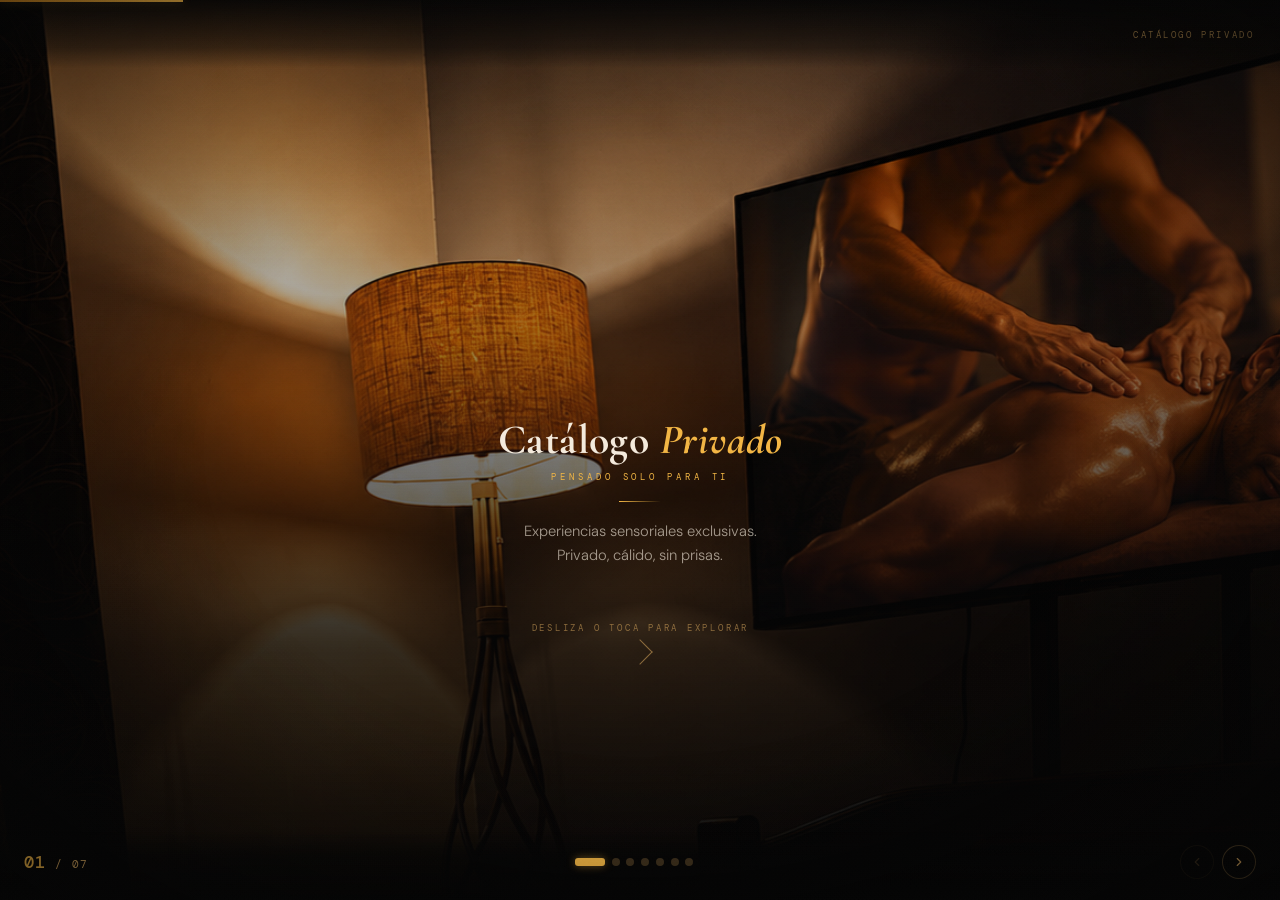
<file: catalogo-privado.html>
<!DOCTYPE html>
<html lang="es">
<head>

  <!-- Google tag (gtag.js) -->
<script async src="https://www.googletagmanager.com/gtag/js?id=G-4W2KEQS5DL"></script>
<script>
  window.dataLayer = window.dataLayer || [];
  function gtag(){dataLayer.push(arguments);}
  gtag('js', new Date());

  gtag('config', 'G-4W2KEQS5DL');
</script>

  <!-- Google Analytics 4 -->
  <script async src="https://www.googletagmanager.com/gtag/js?id=G-4W2KEQS5DL"></script>
  <script>
    window.HM_GA_ID          = 'G-4W2KEQS5DL';
    window.HM_GA_PROPERTY_ID = '538920034'; // Número de propiedad GA4 (ej: 412345678)
    window.HM_GA_CLIENT_ID   = '186665447580-l646t7f4hv9ag1n69b9kj4jau8d5ch4h.apps.googleusercontent.com';   // OAuth2 Client ID de Google Cloud
    window.dataLayer = window.dataLayer || [];
    function gtag(){dataLayer.push(arguments);}
    gtag('js', new Date());
    gtag('config', window.HM_GA_ID, { anonymize_ip: true });
  </script>
  <!-- Google Identity Services (panel admin) -->
  <script src="https://accounts.google.com/gsi/client" async defer></script>

<meta charset="UTF-8">
 <!-- Favicon -->
  <link rel="icon" type="image/jpeg" href="img/logo.png" />
<meta name="viewport" content="width=device-width, initial-scale=1.0, maximum-scale=1.0, user-scalable=no, viewport-fit=cover">
<title>Havana Massage · Catálogo Privado</title>
<meta name="description" content="Catálogo Privado de Havana Massage. Experiencias sensoriales exclusivas pensadas solo para ti, en Miraflores, Lima.">
<link rel="preconnect" href="https://fonts.googleapis.com">
<link rel="preconnect" href="https://fonts.gstatic.com" crossorigin>
<link href="https://fonts.googleapis.com/css2?family=Cormorant+Garamond:ital,wght@0,400;0,500;0,600;0,700;1,400;1,600;1,700&family=DM+Sans:ital,wght@0,300;0,400;0,500;0,600&family=DM+Mono:wght@400;500&display=swap" rel="stylesheet">
<style>
*,*::before,*::after{margin:0;padding:0;box-sizing:border-box}
:root{
  --img-fondo:url('/img/catalogo/fondo.PNG');
  --img-rut_hab:url('/img/catalogo/ruta_habanera.PNG');
  --img-cuba_relax:url('/img/catalogo/cuba_relax.PNG');
  --img-renacer_hab:url('/img/catalogo/renacer_hab.PNG');
  --img-pausa_prof:url('/img/catalogo/pausa_prof.PNG');
  --img-jardin_paz:url('/img/catalogo/jardin_de_paz.PNG');
  --black:#050505;
  --gold:#f2b544;
  --amber:#d88a1c;
  --gold-soft:#cfa15a;
  --brown:#2a1a12;
  --cream:#f4eadc;
  --cream-dim:rgba(244,234,220,.62);
  --dur:.82s;
}
html{font-size:16px;-webkit-text-size-adjust:100%;background:var(--black)}
body{
  background:var(--black);
  color:var(--cream);
  font-family:'DM Sans',sans-serif;
  overflow:hidden;
  height:100dvh;width:100vw;
  position:fixed;inset:0;
  -webkit-font-smoothing:antialiased;
  -moz-osx-font-smoothing:grayscale;
  touch-action:none;
  overscroll-behavior:none;
}

/* hidden svg defs */
.svg-defs{position:absolute;width:0;height:0;overflow:hidden;pointer-events:none}

/* ── SPLASH ── */
.splash{
  position:fixed;inset:0;z-index:9999;
  background:radial-gradient(circle at 50% 45%,#0c0805 0%,var(--black) 70%);
  display:flex;align-items:center;justify-content:center;flex-direction:column;gap:1.4rem;
  animation:splashOut .7s ease 2.4s forwards;
}
.splash.hidden{opacity:0;visibility:hidden;pointer-events:none;transition:opacity .7s ease,visibility .7s ease}
@keyframes splashOut{to{opacity:0;visibility:hidden}}
.splash-logo{width:118px;height:118px;border-radius:50%;animation:pulseGold 1.9s ease-in-out infinite}
.splash-text{font-family:'DM Mono',monospace;font-size:.6rem;letter-spacing:.4em;text-transform:uppercase;color:var(--gold-soft);opacity:.55}
@keyframes pulseGold{0%,100%{filter:drop-shadow(0 0 6px rgba(242,181,68,.25));transform:scale(1)}50%{filter:drop-shadow(0 0 26px rgba(242,181,68,.6));transform:scale(1.04)}}

.logo-img{background-image:var(--img-logo);background-size:cover;background-position:center;border-radius:50%}

/* background image classes (each image embedded once) */
/*.bg-fondo{background-image:var(--img-fondo)}*/
.bg-fondo{background-image:url('/img/catalogo/fondo.PNG'),var(--img-fondo)}
.bg-rut_hab{background-image:url('/img/catalogo/ruta_habanera.PNG'),var(--img-rut_hab)}
.bg-cuba_relax{background-image:url('/img/catalogo/cuba_relax.PNG'),var(--img-cuba_relax)}
.bg-renacer_hab{background-image:url('/img/catalogo/renacer_hab.PNG'),var(--img-renacer_hab)}
.bg-pausa_prof{background-image:url('/img/catalogo/pausa_prof.PNG'),var(--img-pausa_prof)}
.bg-jardin_paz{background-image:url('/img/catalogo/jardin_de_paz.PNG'),var(--img-jardin_paz)}

/* ── SLIDER ── */
.slider{position:relative;width:100%;height:100dvh;overflow:hidden}
.slide{
  position:absolute;inset:0;
  display:flex;flex-direction:column;justify-content:flex-end;
  padding:0 1.6rem calc(6.8rem + env(safe-area-inset-bottom));
  opacity:0;visibility:hidden;
  z-index:1;
  will-change:filter,opacity;
}
.slide.active{opacity:1;visibility:visible;z-index:2}
.slide::after{
  content:'';position:absolute;inset:0;z-index:1;pointer-events:none;
  background:linear-gradient(180deg,
    rgba(5,5,5,.25) 0%, rgba(5,5,5,.35) 35%,
    rgba(5,5,5,.82) 72%, rgba(5,5,5,.95) 100%);
}
.slide-bg{
  position:absolute;inset:0;z-index:0;
  background-color:#160f08;
  background-size:cover;background-position:center;
  transform:scale(1.02);
  will-change:transform;
}
.slide.active .slide-bg{animation:kenburns 14s ease-out forwards}
@keyframes kenburns{from{transform:scale(1.02)}to{transform:scale(1.12)}}
.slide-content{position:relative;z-index:3;max-width:480px;will-change:transform}

/* ── TYPOGRAPHY ── */
.slide-index{font-family:'DM Mono',monospace;font-size:.66rem;letter-spacing:.32em;color:var(--gold);text-transform:uppercase;margin-bottom:.7rem;opacity:.85}
.slide-label{font-family:'DM Mono',monospace;font-size:.56rem;letter-spacing:.32em;text-transform:uppercase;color:var(--amber);margin-bottom:.6rem;display:inline-block;padding:.28rem .65rem;border:1px solid rgba(216,138,28,.32);border-radius:3px}
.slide-title{font-family:'Cormorant Garamond',serif;font-size:clamp(2.1rem,9vw,3.4rem);font-weight:700;line-height:1.02;color:var(--cream);margin-bottom:.7rem;text-shadow:0 2px 24px rgba(0,0,0,.55);letter-spacing:.005em}
.slide-title em{font-style:italic;color:var(--gold)}
.slide-desc{font-size:.86rem;line-height:1.58;color:var(--cream-dim);margin-bottom:1.1rem;max-width:360px;font-weight:300}
.slide-pricing{display:flex;flex-direction:column;gap:.55rem;margin-bottom:.4rem}
.price-row{display:flex;align-items:center;gap:.65rem}
.price-tier{font-family:'DM Mono',monospace;font-size:.54rem;letter-spacing:.2em;text-transform:uppercase;color:var(--gold-soft);background:rgba(207,161,90,.12);padding:.26rem .5rem;border-radius:3px;min-width:74px;text-align:center}
.price-tier.premium{background:rgba(242,181,68,.16);color:var(--gold);border:1px solid rgba(242,181,68,.25)}
.price-amount{font-family:'Cormorant Garamond',serif;font-size:1.35rem;font-weight:700;color:var(--cream)}
.price-detail{font-size:.7rem;color:var(--cream-dim);font-weight:300}
.premium-include{display:flex;align-items:flex-start;gap:.45rem;margin-top:.55rem;padding:.5rem .65rem;background:rgba(242,181,68,.06);border-radius:5px;border:1px solid rgba(242,181,68,.1)}
.premium-include-icon{color:var(--gold);font-size:.7rem;flex-shrink:0;margin-top:.05rem}
.premium-include-text{font-size:.68rem;color:var(--cream-dim);line-height:1.45;font-weight:300}
.slide-quote{font-family:'Cormorant Garamond',serif;font-style:italic;font-size:.98rem;color:var(--gold);opacity:.85;margin-top:.8rem;max-width:340px;line-height:1.4}
.deco-line{width:42px;height:1px;background:linear-gradient(90deg,var(--gold),transparent);margin:1.1rem 0;opacity:.55}

/* ── COVER ── */
.slide--cover{justify-content:center;align-items:center;text-align:center;padding:2rem}
.slide--cover .slide-content{display:flex;flex-direction:column;align-items:center}
.cover-logo{width:148px;height:148px;border-radius:50%;margin-bottom:1.5rem;filter:drop-shadow(0 0 34px rgba(242,181,68,.28));animation:floatY 6s ease-in-out infinite}
@keyframes floatY{0%,100%{transform:translateY(0)}50%{transform:translateY(-9px)}}
.cover-title{font-family:'Cormorant Garamond',serif;font-size:clamp(1.7rem,7vw,2.6rem);font-weight:700;color:var(--cream);margin-bottom:.5rem;letter-spacing:.01em;line-height:1.08}
.cover-title em{color:var(--gold);font-style:italic}
.cover-sub{font-family:'DM Mono',monospace;font-size:.58rem;letter-spacing:.42em;text-transform:uppercase;color:var(--gold);margin-bottom:0}
.cover-tagline{font-size:.92rem;color:var(--cream-dim);line-height:1.65;max-width:300px;font-weight:300;margin-bottom:2.4rem}
.slide--cover .deco-line{margin:1.1rem auto}
.swipe-hint{display:flex;flex-direction:column;align-items:center;gap:.55rem;background:none;border:none;font:inherit;color:inherit;cursor:pointer;padding:1rem 1.4rem;border-radius:14px;transition:background .25s ease,transform .15s ease;-webkit-tap-highlight-color:transparent}
.swipe-hint:hover{background:rgba(242,181,68,.08)}
.swipe-hint:active{transform:scale(.95)}
.swipe-hint span{font-family:'DM Mono',monospace;font-size:.54rem;letter-spacing:.32em;text-transform:uppercase;color:var(--gold-soft);opacity:.6}
.swipe-arrow{display:block;width:18px;height:18px;border-right:1.5px solid var(--gold-soft);border-bottom:1.5px solid var(--gold-soft);transform:rotate(-45deg);opacity:.45;animation:hintMove 2s ease-in-out infinite}
@keyframes hintMove{0%,100%{transform:rotate(-45deg) translate(0,0)}50%{transform:rotate(-45deg) translate(4px,4px)}}

/* ── CTA ── */
.slide--cta{justify-content:center;align-items:center;text-align:center;padding:2rem}
.slide--cta .slide-content{display:flex;flex-direction:column;align-items:center}
.cta-icon{font-size:2.2rem;margin-bottom:1rem;color:var(--gold);filter:drop-shadow(0 0 18px rgba(242,181,68,.4))}
.cta-title{font-family:'Cormorant Garamond',serif;font-size:clamp(1.9rem,8vw,2.9rem);font-weight:700;color:var(--cream);margin-bottom:.5rem;line-height:1.05}
.cta-title em{color:var(--gold);font-style:italic}
.cta-desc{font-size:.86rem;color:var(--cream-dim);max-width:300px;line-height:1.62;font-weight:300;margin-bottom:2rem}
.cta-btn{display:inline-flex;align-items:center;gap:.6rem;background:var(--gold);color:#1a1206;font-weight:600;font-size:.86rem;padding:.95rem 2.1rem;border-radius:50px;text-decoration:none;transition:transform .25s ease,box-shadow .25s ease;box-shadow:0 6px 28px rgba(242,181,68,.32)}
.cta-btn:active{transform:scale(.96);box-shadow:0 3px 14px rgba(242,181,68,.22)}
.cta-btn svg{width:18px;height:18px}
.cta-schedule{margin-top:1.5rem;font-family:'DM Mono',monospace;font-size:.58rem;letter-spacing:.22em;color:var(--gold-soft);opacity:.65;text-transform:uppercase}
.cta-location{margin-top:.5rem;font-size:.76rem;color:var(--cream-dim);font-weight:300}

/* ── EXTRAS ── */
.extras-list{display:flex;flex-direction:column;gap:.7rem;margin-bottom:.4rem}
.extra-item{display:flex;justify-content:space-between;align-items:center;padding:.65rem .85rem;background:rgba(242,181,68,.07);border-left:2px solid var(--gold);border-radius:0 5px 5px 0}
.extra-name{font-family:'Cormorant Garamond',serif;font-size:1.05rem;font-weight:600;color:var(--cream)}
.extra-detail{font-size:.7rem;color:var(--cream-dim);font-weight:300}
.extra-price{font-family:'Cormorant Garamond',serif;font-size:1.15rem;font-weight:700;color:var(--gold);white-space:nowrap}

/* ── TOP BAR ── */
.top-bar{position:fixed;top:0;left:0;right:0;z-index:100;padding:calc(1rem + env(safe-area-inset-top)) 1.6rem .9rem;display:flex;align-items:center;justify-content:space-between;background:linear-gradient(180deg,rgba(5,5,5,.92) 0%,rgba(5,5,5,.45) 70%,transparent 100%);pointer-events:none}
.top-logo{width:38px;height:38px;border-radius:50%;opacity:.95}
.slide-name{font-family:'DM Mono',monospace;font-size:.54rem;letter-spacing:.3em;text-transform:uppercase;color:var(--gold-soft);opacity:.75;text-align:right;max-width:200px}

/* ── PROGRESS ── */
.progress-bar{position:fixed;top:0;left:0;height:2px;width:11%;background:linear-gradient(90deg,var(--amber),var(--gold));z-index:200;transition:width .55s cubic-bezier(.4,0,.2,1);box-shadow:0 0 10px rgba(242,181,68,.45)}

/* ── NAV ── */
.nav-bar{position:fixed;bottom:0;left:0;right:0;z-index:100;padding:.85rem 1.5rem calc(1.3rem + env(safe-area-inset-bottom));display:flex;align-items:center;justify-content:space-between;background:linear-gradient(0deg,rgba(5,5,5,.96) 0%,rgba(5,5,5,.7) 65%,transparent 100%)}
.nav-counter{font-family:'DM Mono',monospace;font-size:.68rem;letter-spacing:.12em;color:var(--gold-soft);min-width:48px}
.nav-counter .current{font-size:1.05rem;font-weight:500;color:var(--gold)}
.nav-dots{display:flex;gap:.42rem;flex:1;justify-content:center;flex-wrap:wrap;max-width:240px;margin:0 auto}
.nav-dot{width:6px;height:6px;border-radius:50%;background:rgba(207,161,90,.28);transition:all .4s ease;cursor:pointer;border:none;padding:0;-webkit-tap-highlight-color:transparent}
.nav-dot.active{background:var(--gold);width:22px;border-radius:3px;box-shadow:0 0 9px rgba(242,181,68,.45)}
.nav-arrows{display:flex;gap:.5rem;min-width:48px;justify-content:flex-end}
.nav-arrow{width:34px;height:34px;border:1px solid rgba(207,161,90,.32);border-radius:50%;background:rgba(5,5,5,.4);display:flex;align-items:center;justify-content:center;cursor:pointer;transition:background .25s ease,color .25s ease,border-color .25s ease,transform .15s ease;color:var(--gold-soft);-webkit-tap-highlight-color:transparent}
.nav-arrow:active{background:var(--gold);color:var(--black);border-color:var(--gold);transform:scale(.92)}
.nav-arrow.disabled{opacity:.22;pointer-events:none}
.nav-arrow svg{width:14px;height:14px;stroke:currentColor;fill:none;stroke-width:2;stroke-linecap:round;stroke-linejoin:round}

/* ── OVERLAYS ── */
.grain{position:fixed;inset:0;z-index:500;pointer-events:none;opacity:.04;mix-blend-mode:overlay;background-image:url("data:image/svg+xml,%3Csvg viewBox='0 0 256 256' xmlns='http://www.w3.org/2000/svg'%3E%3Cfilter id='n'%3E%3CfeTurbulence type='fractalNoise' baseFrequency='.85' numOctaves='4' stitchTiles='stitch'/%3E%3C/filter%3E%3Crect width='100%25' height='100%25' filter='url(%23n)'/%3E%3C/svg%3E");background-size:150px 150px}
.vignette{position:fixed;inset:0;z-index:499;pointer-events:none;background:radial-gradient(ellipse at center,transparent 48%,rgba(5,5,5,.55) 100%)}

/* ── COVER ONE-TIME ENTRANCE (only if JS active) ── */
.js .slide--cover .cv-reveal{opacity:0;transform:translateY(20px)}
.ready .slide--cover .cv-reveal{animation:cvIn 1s cubic-bezier(.16,.84,.44,1) both}
@keyframes cvIn{from{opacity:0;transform:translateY(20px)}to{opacity:1;transform:translateY(0)}}
.ready .slide--cover .cv-reveal:nth-child(1){animation-delay:.05s}
.ready .slide--cover .cv-reveal:nth-child(2){animation-delay:.18s}
.ready .slide--cover .cv-reveal:nth-child(3){animation-delay:.28s}
.ready .slide--cover .cv-reveal:nth-child(4){animation-delay:.36s}
.ready .slide--cover .cv-reveal:nth-child(5){animation-delay:.46s}
.ready .slide--cover .cv-reveal:nth-child(6){animation-delay:.58s}

@media(min-width:768px){
  .slide{padding:0 3rem 5.5rem}
  .slide-content{max-width:560px}
  .cover-logo{width:170px;height:170px}
}
@media(min-width:1024px){
  .slide{justify-content:center;align-items:flex-start;padding:0 7vw}
  .slide--cover,.slide--cta{align-items:center}
  .nav-dot{width:8px;height:8px}.nav-dot.active{width:30px}
}
@media(min-width:1024px) and (orientation:landscape){
  .slide-title{font-size:clamp(2.4rem,5vw,4rem)}
}

/* ── BACK BUTTON ── */
.back-link{position:fixed;top:18px;left:22px;z-index:9999;font-family:'DM Mono',monospace;font-size:11px;letter-spacing:.2em;color:rgba(242,181,68,.75);text-transform:uppercase;text-decoration:none;background:rgba(5,5,5,.82);border:1px solid rgba(242,181,68,.32);padding:10px 18px;border-radius:3px;backdrop-filter:blur(6px);-webkit-backdrop-filter:blur(6px);transition:color .3s,border-color .3s,background .3s;white-space:nowrap}
.back-link:hover{color:#f2b544;border-color:rgba(242,181,68,.7);background:rgba(10,6,2,.9)}
</style>
</head>
<body>

<!-- SVG directional motion-blur filter (replicates Slider Revolution pan blur) -->
<svg class="svg-defs" aria-hidden="true"><defs>
  <filter id="motionblur" x="-65%" y="-25%" width="230%" height="150%" color-interpolation-filters="sRGB">
    <feGaussianBlur id="mbGaussian" in="SourceGraphic" stdDeviation="0 0"/>
  </filter>
</defs></svg>

<!-- Splash -->
<div class="splash" id="splash">
  <div class="logo-img splash-logo" role="img" aria-label="Havana Massage"></div>
  <div class="splash-text">Havana Massage</div>
</div>

<div class="grain"></div>
<div class="vignette"></div>

<div class="progress-bar" id="progress"></div>

<div class="top-bar">
  <div class="logo-img top-logo" role="img" aria-label="HM"></div>
  <div class="slide-name" id="slideName">Catálogo privado</div>
</div>

<div class="slider" id="slider">

  <!-- 01 COVER -->
  <section class="slide slide--cover active" data-name="Catálogo Privado">
    <div class="slide-bg bg-fondo" style="background-position:center 35%"></div>
    <div class="slide-content">
      <div class="logo-img cover-logo cv-reveal" role="img" aria-label="Havana Massage"></div>
      <h1 class="cover-title cv-reveal">Catálogo <em>Privado</em></h1>
      <div class="cover-sub cv-reveal">Pensado solo para ti</div>
      <div class="deco-line cv-reveal"></div>
      <p class="cover-tagline cv-reveal">Experiencias sensoriales exclusivas.<br>Privado, cálido, sin prisas.</p>
      <button class="swipe-hint cv-reveal" id="coverNext" type="button" aria-label="Ver servicios"><span>Desliza o toca para explorar</span><span class="swipe-arrow"></span></button>
    </div>
  </section>

  <!-- 02 OASIS DISCRETO -->
  <section class="slide" data-name="Oasis Discreto">
    <div class="slide-bg bg-cuba_relax" style="background-position:center 28%"></div>
    <div class="slide-content">
      <div class="slide-index">02 / 07</div>
      <span class="slide-label">Oasis Sensorial</span>
      <h2 class="slide-title">Oasis <em>Discreto</em></h2>
      <p class="slide-desc">Déjate llevar por un oasis sensorial. Un toque de estimulación que despierta tus sentidos y un sonido envolvente que te abraza. Tu momento de desconexión, con un toque de exclusividad.</p>
      <div class="slide-pricing">
        <div class="price-row"><span class="price-tier">Relajante</span><span class="price-amount">S/.140</span><span class="price-detail">50 min</span></div>
        <div class="price-row"><span class="price-tier premium">Mixto</span><span class="price-amount">S/.160</span><span class="price-detail">50 min</span></div>
      </div>
      <div class="premium-include"><span class="premium-include-icon">✦</span><span class="premium-include-text">Estimulación sensorial · sonido envolvente · infusión final en nuestro bar.</span></div>
      <p class="slide-quote">“Tu momento de desconexión, con un toque de exclusividad.”</p>
    </div>
  </section>

  <!-- 03 SECRETOS DE LA HABANA -->
  <section class="slide" data-name="Secretos de La Habana">
    <div class="slide-bg bg-rut_hab" style="background-position:center 18%"></div>
    <div class="slide-content">
      <div class="slide-index">03 / 07</div>
      <span class="slide-label">★ El más solicitado</span>
      <h2 class="slide-title">Secretos de <em>La Habana</em></h2>
      <p class="slide-desc">Sumérgete en un masaje sensorial de 25 minutos que envuelve todos tus sentidos. Una experiencia inolvidable, sobre todo en su segunda mitad.</p>
      <div class="slide-pricing">
        <div class="price-row"><span class="price-tier">Relajante</span><span class="price-amount">S/.170</span><span class="price-detail">25 min + 25 sensorial</span></div>
        <div class="price-row"><span class="price-tier premium">Mixto</span><span class="price-amount">S/.190</span><span class="price-detail">25 min + 25 sensorial</span></div>
      </div>
      <div class="premium-include"><span class="premium-include-icon">✦</span><span class="premium-include-text">25 min de masaje + 25 min sensorial · música personalizada · aromaterapia · infusión de cortesía.</span></div>
      <p class="slide-quote">“No es casualidad que sea nuestro servicio más solicitado.”</p>
    </div>
  </section>

  <!-- 04 CONEXIÓN MENTAL -->
  <section class="slide" data-name="Conexión Mental">
    <div class="slide-bg bg-pausa_prof" style="background-position:center 38%"></div>
    <div class="slide-content">
      <div class="slide-index">04 / 07</div>
      <span class="slide-label">Cuerpo y Mente</span>
      <h2 class="slide-title">Conexión <em>Mental</em></h2>
      <p class="slide-desc">Una experiencia que despierta cuerpo y mente: un masaje relajante que disuelve tensiones, mientras los besos sensoriales añaden un toque de delicadeza.</p>
      <div class="slide-pricing">
        <div class="price-row"><span class="price-amount">S/.150</span><span class="price-detail">50 min</span></div>
      </div>
      <div class="premium-include"><span class="premium-include-icon">✦</span><span class="premium-include-text">Masaje relajante · besos sensoriales · aromaterapia envolvente · infusión final en el bar.</span></div>
      <p class="slide-quote">“El equilibrio perfecto entre relajación y conexión profunda.”</p>
    </div>
  </section>

  <!-- 05 DESPERTAR EN LA HABANA -->
  <section class="slide" data-name="Despertar en La Habana">
    <div class="slide-bg bg-renacer_hab" style="background-position:left center"></div>
    <div class="slide-content">
      <div class="slide-index">05 / 07</div>
      <span class="slide-label">Relajación Profunda</span>
      <h2 class="slide-title">Despertar en <em>La Habana</em></h2>
      <p class="slide-desc">Una experiencia sensorial diseñada para la relajación profunda. Un ambiente inmersivo que te guía hacia el bienestar y la liberación.</p>
      <div class="slide-pricing">
        <div class="price-row"><span class="price-amount">S/.220</span><span class="price-detail">ambiente inmersivo</span></div>
      </div>
      <div class="premium-include"><span class="premium-include-icon">✦</span><span class="premium-include-text">Aromaterapia · broche final a elección: clásico cubalibre, otro trago de la casa o infusión herbal.</span></div>
      <p class="slide-quote">“Un viaje a la calma con sabor a Cuba.”</p>
    </div>
  </section>

  <!-- 06 DESPERTAR CUBANO -->
  <section class="slide" data-name="Despertar Cubano">
    <div class="slide-bg bg-jardin_paz" style="background-position:center 35%"></div>
    <div class="slide-content">
      <div class="slide-index">06 / 07</div>
      <span class="slide-label">★ Experiencia Insignia</span>
      <h2 class="slide-title">Despertar <em>Cubano</em></h2>
      <p class="slide-desc">Comienza con una exfoliación corporal que renueva cada centímetro de tu piel. Elige entre facial exprés o masaje relajante, y culmina con el Despertar en La Habana en un ambiente tropical.</p>
      <div class="slide-pricing">
        <div class="price-row"><span class="price-amount">S/.250</span><span class="price-detail">1 h 25 – 1 h 30 min</span></div>
      </div>
      <div class="premium-include"><span class="premium-include-icon">✦</span><span class="premium-include-text">Exfoliación corporal 20' · facial exprés o relajante 10' · Despertar en La Habana · aromaterapia · trago o infusión a elección.</span></div>
      <p class="slide-quote">“No se explica, se vive.”</p>
    </div>
  </section>

  <!-- 07 CTA -->
  <section class="slide slide--cta" data-name="Reserva tu momento">
    <div class="slide-bg bg-fondo" style="background-position:center 62%"></div>
    <div class="slide-content">
      <div class="cta-icon">✦</div>
      <h2 class="cta-title">Reserva tu <em>momento</em></h2>
      <div class="deco-line"></div>
      <p class="cta-desc">Escríbenos por WhatsApp. Respuesta rápida y presupuesto cerrado antes de empezar.</p>
      <a href="https://wa.me/51922014182?text=Hola%2C%20quiero%20reservar%20una%20experiencia%20del%20Cat%C3%A1logo%20Privado" class="cta-btn" target="_blank" rel="noopener">
        <svg viewBox="0 0 24 24" fill="currentColor"><path d="M17.472 14.382c-.297-.149-1.758-.867-2.03-.967-.273-.099-.471-.148-.67.15-.197.297-.767.966-.94 1.164-.173.199-.347.223-.644.075-.297-.15-1.255-.463-2.39-1.475-.883-.788-1.48-1.761-1.653-2.059-.173-.297-.018-.458.13-.606.134-.133.298-.347.446-.52.149-.174.198-.298.298-.497.099-.198.05-.371-.025-.52-.075-.149-.669-1.612-.916-2.207-.242-.579-.487-.5-.669-.51-.173-.008-.371-.01-.57-.01-.198 0-.52.074-.792.372-.272.297-1.04 1.016-1.04 2.479 0 1.462 1.065 2.875 1.213 3.074.149.198 2.096 3.2 5.077 4.487.709.306 1.262.489 1.694.625.712.227 1.36.195 1.871.118.571-.085 1.758-.719 2.006-1.413.248-.694.248-1.289.173-1.413-.074-.124-.272-.198-.57-.347m-5.421 7.403h-.004a9.87 9.87 0 01-5.031-1.378l-.361-.214-3.741.982.998-3.648-.235-.374a9.86 9.86 0 01-1.51-5.26c.001-5.45 4.436-9.884 9.888-9.884 2.64 0 5.122 1.03 6.988 2.898a9.825 9.825 0 012.893 6.994c-.003 5.45-4.437 9.884-9.885 9.884M20.52 3.449C18.24 1.245 15.24 0 12.045 0 5.463 0 .104 5.335.101 11.893c0 2.096.549 4.142 1.595 5.945L0 24l6.304-1.654a12.06 12.06 0 005.71 1.448h.005c6.585 0 11.946-5.335 11.949-11.893a11.82 11.82 0 00-3.448-8.453z"/></svg>
        Reservar por WhatsApp
      </a>
      <div class="cta-schedule">Horarios flexibles</div>
      <div class="cta-location">📍 Miraflores, Lima</div>
    </div>
  </section>

</div>

<div class="nav-bar">
  <div class="nav-counter"><span class="current" id="navCurrent">01</span> <span>/ 07</span></div>
  <div class="nav-dots" id="navDots"></div>
  <div class="nav-arrows">
    <button class="nav-arrow disabled" id="prevBtn" aria-label="Anterior"><svg viewBox="0 0 24 24"><polyline points="15 18 9 12 15 6"/></svg></button>
    <button class="nav-arrow" id="nextBtn" aria-label="Siguiente"><svg viewBox="0 0 24 24"><polyline points="9 6 15 12 9 18"/></svg></button>
  </div>
</div>

<script>
(function(){
  'use strict';
  var html = document.documentElement;
  html.classList.add('js');

  var splash    = document.getElementById('splash');
  var slider    = document.getElementById('slider');
  var slides     = Array.prototype.slice.call(slider.querySelectorAll('.slide'));
  var progress  = document.getElementById('progress');
  var navCurrent= document.getElementById('navCurrent');
  var navDots   = document.getElementById('navDots');
  var slideName = document.getElementById('slideName');
  var prevBtn   = document.getElementById('prevBtn');
  var nextBtn   = document.getElementById('nextBtn');
  var gaussian  = document.getElementById('mbGaussian');

  var TOTAL = slides.length;
  var current = 0;
  var busy = false;

  // ── transition tuning (replicates motion-blur pan) ──
  var DUR        = 820;   // ms
  var MAX_BLUR   = 24;    // horizontal blur peak (px)
  var MAX_TRANS  = 52;    // % horizontal pan
  var PARALLAX   = 1.32;  // content moves faster than bg → depth

  // cache content elements
  slides.forEach(function(s){
    s._bg = s.querySelector('.slide-bg');
    s._content = s.querySelector('.slide-content');
  });

  // build dots
  slides.forEach(function(_, i){
    var d = document.createElement('button');
    d.className = 'nav-dot' + (i===0 ? ' active' : '');
    d.setAttribute('aria-label','Ir a la sección '+(i+1));
    d.addEventListener('click', function(){ goTo(i); });
    navDots.appendChild(d);
  });
  var dots = Array.prototype.slice.call(navDots.querySelectorAll('.nav-dot'));

  function easeInOutCubic(t){ return t<0.5 ? 4*t*t*t : 1-Math.pow(-2*t+2,3)/2; }

  // hide splash + trigger cover entrance
  function reveal(){
    splash.classList.add('hidden');
    html.classList.add('ready');
  }
  setTimeout(reveal, 1500);
  // safety net: ensure something is shown no matter what
  setTimeout(function(){
    splash.classList.add('hidden');
    if(!slides[current].classList.contains('active')) slides[current].classList.add('active');
  }, 3000);

  function goTo(index, forceDir){
    if(busy || index===current || index<0 || index>=TOTAL) return;
    busy = true;
    var dir = forceDir || (index>current ? 1 : -1);   // 1 = forward
    var out = slides[current];
    var inc = slides[index];

    // stop outgoing ken-burns so inline transforms control it
    out.classList.remove('active');

    // prep incoming visible (content shown as a full frame, like the template)
    inc.style.visibility = 'visible';
    inc.style.opacity = '0';
    inc.style.zIndex = '3';
    out.style.zIndex = '2';

    // apply directional blur filter to both layers
    out.style.filter = 'url(#motionblur)';
    inc.style.filter = 'url(#motionblur)';

    var start = null;
    function frame(ts){
      if(start===null) start = ts;
      var p = Math.min((ts-start)/DUR, 1);
      var e = easeInOutCubic(p);

      // horizontal pan (outgoing leaves toward -dir, incoming enters from +dir)
      var outX = e * (-dir*MAX_TRANS);
      var incX = (1-e) * (dir*MAX_TRANS);

      out._bg.style.transform      = 'translate3d('+outX+'%,0,0) scale(1.08)';
      out._content.style.transform = 'translate3d('+(outX*PARALLAX)+'%,0,0)';
      inc._bg.style.transform      = 'translate3d('+incX+'%,0,0) scale(1.08)';
      inc._content.style.transform = 'translate3d('+(incX*PARALLAX)+'%,0,0)';

      // motion blur: 0 → MAX → 0 (peaks mid-transition), horizontal only
      var blur = Math.sin(p*Math.PI) * MAX_BLUR;
      gaussian.setAttribute('stdDeviation', blur.toFixed(2)+' 0');

      // blur-crossfade
      out.style.opacity = (1-e).toFixed(3);
      inc.style.opacity = e.toFixed(3);

      if(p<1){ requestAnimationFrame(frame); }
      else { finish(); }
    }

    function finish(){
      // reset outgoing
      out.style.filter='none'; out.style.opacity=''; out.style.visibility='hidden';
      out.style.zIndex=''; out._bg.style.transform=''; out._content.style.transform='';
      out.classList.remove('active');

      // settle incoming
      inc.style.filter='none'; inc.style.opacity=''; inc.style.zIndex='';
      inc._bg.style.transform=''; inc._content.style.transform='';
      inc.classList.add('active');   // restarts ken-burns
      gaussian.setAttribute('stdDeviation','0 0');

      current = index;
      updateUI();
      busy = false;
    }

    requestAnimationFrame(frame);
  }

  function updateUI(){
    navCurrent.textContent = String(current+1).padStart(2,'0');
    progress.style.width = (((current+1)/TOTAL)*100) + '%';
    dots.forEach(function(d,i){ d.classList.toggle('active', i===current); });
    slideName.textContent = slides[current].getAttribute('data-name') || '';
    prevBtn.classList.toggle('disabled', current===0);
  }

  var coverNext = document.getElementById('coverNext');
  if(coverNext){ coverNext.addEventListener('click', function(){ goTo(current>=TOTAL-1 ? 0 : current+1, 1); }); }
  prevBtn.addEventListener('click', function(){ goTo(current-1); });
  nextBtn.addEventListener('click', function(){ goTo(current>=TOTAL-1 ? 0 : current+1, 1); });

  document.addEventListener('keydown', function(e){
    if(e.key==='ArrowRight'||e.key==='ArrowDown'||e.key===' ') goTo(current>=TOTAL-1 ? 0 : current+1, 1);
    if(e.key==='ArrowLeft'||e.key==='ArrowUp') goTo(current-1);
  });

  // touch / swipe
  var sx=0, sy=0, st=0;
  slider.addEventListener('touchstart', function(e){
    sx=e.changedTouches[0].screenX; sy=e.changedTouches[0].screenY; st=Date.now();
  }, {passive:true});
  slider.addEventListener('touchend', function(e){
    var dx=e.changedTouches[0].screenX-sx;
    var dy=e.changedTouches[0].screenY-sy;
    if(Math.abs(dx)>Math.abs(dy) && Math.abs(dx)>38){
      if(dx<0) goTo(current>=TOTAL-1 ? 0 : current+1, 1); else goTo(current-1);
    } else if(Math.abs(dy)>Math.abs(dx) && Math.abs(dy)>48){
      if(dy<0) goTo(current>=TOTAL-1 ? 0 : current+1, 1); else goTo(current-1);
    }
  }, {passive:true});

  // wheel (desktop)
  var wt=null, wlock=false;
  slider.addEventListener('wheel', function(e){
    e.preventDefault();
    if(wlock) return;
    if(Math.abs(e.deltaY)<12 && Math.abs(e.deltaX)<12) return;
    wlock = true;
    if((e.deltaY||e.deltaX)>0) goTo(current>=TOTAL-1 ? 0 : current+1, 1); else goTo(current-1);
    clearTimeout(wt);
    wt = setTimeout(function(){ wlock=false; }, 280);
  }, {passive:false});

  updateUI();
})();
</script>
</body>
</html>
</file>
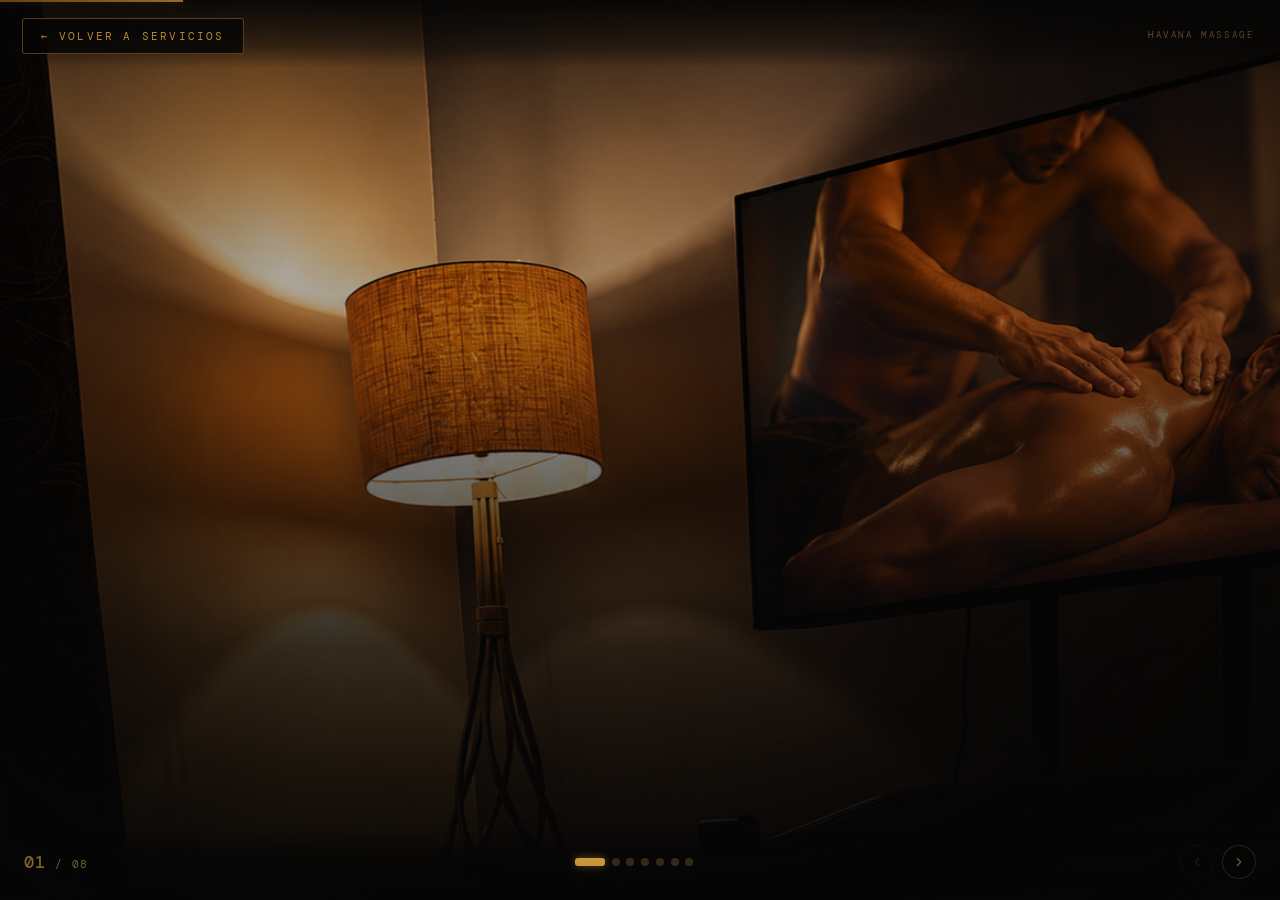
<file: catalogo.html>
<!DOCTYPE html>
<html lang="es">
<head>

  <!-- Google tag (gtag.js) -->
<script async src="https://www.googletagmanager.com/gtag/js?id=G-4W2KEQS5DL"></script>
<script>
  window.dataLayer = window.dataLayer || [];
  function gtag(){dataLayer.push(arguments);}
  gtag('js', new Date());

  gtag('config', 'G-4W2KEQS5DL');
</script>

  <!-- Google Analytics 4 -->
  <script async src="https://www.googletagmanager.com/gtag/js?id=G-4W2KEQS5DL"></script>
  <script>
    window.HM_GA_ID          = 'G-4W2KEQS5DL';
    window.HM_GA_PROPERTY_ID = '538920034'; // Número de propiedad GA4 (ej: 412345678)
    window.HM_GA_CLIENT_ID   = '186665447580-l646t7f4hv9ag1n69b9kj4jau8d5ch4h.apps.googleusercontent.com';   // OAuth2 Client ID de Google Cloud
    window.dataLayer = window.dataLayer || [];
    function gtag(){dataLayer.push(arguments);}
    gtag('js', new Date());
    gtag('config', window.HM_GA_ID, { anonymize_ip: true });
  </script>
  <!-- Google Identity Services (panel admin) -->
  <script src="https://accounts.google.com/gsi/client" async defer></script>

<meta charset="UTF-8">
 <!-- Favicon -->
  <link rel="icon" type="image/jpeg" href="img/logo.png" />
<meta name="viewport" content="width=device-width, initial-scale=1.0, maximum-scale=1.0, user-scalable=no, viewport-fit=cover">
<title>Havana Massage · Catálogo de Experiencias</title>
<meta name="description" content="Catálogo de servicios de Havana Massage. Masajes relajantes, terapéuticos y experiencias premium en Miraflores, Lima.">
<link rel="preconnect" href="https://fonts.googleapis.com">
<link rel="preconnect" href="https://fonts.gstatic.com" crossorigin>
<link href="https://fonts.googleapis.com/css2?family=Cormorant+Garamond:ital,wght@0,400;0,500;0,600;0,700;1,400;1,600;1,700&family=DM+Sans:ital,wght@0,300;0,400;0,500;0,600&family=DM+Mono:wght@400;500&display=swap" rel="stylesheet">
<style>
*,*::before,*::after{margin:0;padding:0;box-sizing:border-box}
:root{
  --img-fondo:url('/img/catalogo/fondo.PNG');
  --img-rut_hab:url('/img/catalogo/ruta_habanera.PNG');
  --img-cuba_relax:url('/img/catalogo/cuba_relax.PNG');
  --img-renacer_hab:url('/img/catalogo/renacer_hab.PNG');
  --img-pausa_prof:url('/img/catalogo/pausa_prof.PNG');
  --img-jardin_paz:url('/img/catalogo/jardin_de_paz.PNG');
  --black:#050505;
  --gold:#f2b544;
  --amber:#d88a1c;
  --gold-soft:#cfa15a;
  --brown:#2a1a12;
  --cream:#f4eadc;
  --cream-dim:rgba(244,234,220,.62);
  --dur:.82s;
}
html{font-size:16px;-webkit-text-size-adjust:100%;background:var(--black)}
body{
  background:var(--black);
  color:var(--cream);
  font-family:'DM Sans',sans-serif;
  overflow:hidden;
  height:100dvh;width:100vw;
  position:fixed;inset:0;
  -webkit-font-smoothing:antialiased;
  -moz-osx-font-smoothing:grayscale;
  touch-action:none;
  overscroll-behavior:none;
}

/* hidden svg defs */
.svg-defs{position:absolute;width:0;height:0;overflow:hidden;pointer-events:none}

/* ── SPLASH ── */
.splash{
  position:fixed;inset:0;z-index:9999;
  background:radial-gradient(circle at 50% 45%,#0c0805 0%,var(--black) 70%);
  display:flex;align-items:center;justify-content:center;flex-direction:column;gap:1.4rem;
  animation:splashOut .7s ease 2.4s forwards;
}
.splash.hidden{opacity:0;visibility:hidden;pointer-events:none;transition:opacity .7s ease,visibility .7s ease}
@keyframes splashOut{to{opacity:0;visibility:hidden}}
.splash-logo{width:118px;height:118px;border-radius:50%;animation:pulseGold 1.9s ease-in-out infinite}
.splash-text{font-family:'DM Mono',monospace;font-size:.6rem;letter-spacing:.4em;text-transform:uppercase;color:var(--gold-soft);opacity:.55}
@keyframes pulseGold{0%,100%{filter:drop-shadow(0 0 6px rgba(242,181,68,.25));transform:scale(1)}50%{filter:drop-shadow(0 0 26px rgba(242,181,68,.6));transform:scale(1.04)}}

.logo-img{background-image:var(--img-logo);background-size:cover;background-position:center;border-radius:50%}

/* background image classes (each image embedded once) */
/*.bg-fondo{background-image:var(--img-fondo)}*/
.bg-fondo{background-image:url('/img/catalogo/fondo.PNG'),var(--img-fondo)}
.bg-rut_hab{background-image:url('/img/catalogo/ruta_habanera.PNG'),var(--img-rut_hab)}
.bg-cuba_relax{background-image:url('/img/catalogo/cuba_relax.PNG'),var(--img-cuba_relax)}
.bg-renacer_hab{background-image:url('/img/catalogo/renacer_hab.PNG'),var(--img-renacer_hab)}
.bg-pausa_prof{background-image:url('/img/catalogo/pausa_prof.PNG'),var(--img-pausa_prof)}
.bg-jardin_paz{background-image:url('/img/catalogo/jardin_de_paz.PNG'),var(--img-jardin_paz)}

/* ── SLIDER ── */
.slider{position:relative;width:100%;height:100dvh;overflow:hidden}
.slide{
  position:absolute;inset:0;
  display:flex;flex-direction:column;justify-content:flex-end;
  padding:0 1.6rem calc(6.8rem + env(safe-area-inset-bottom));
  opacity:0;visibility:hidden;
  z-index:1;
  will-change:filter,opacity;
}
.slide.active{opacity:1;visibility:visible;z-index:2}
.slide::after{
  content:'';position:absolute;inset:0;z-index:1;pointer-events:none;
  background:linear-gradient(180deg,
    rgba(5,5,5,.25) 0%, rgba(5,5,5,.35) 35%,
    rgba(5,5,5,.82) 72%, rgba(5,5,5,.95) 100%);
}
.slide-bg{
  position:absolute;inset:0;z-index:0;
  background-color:#160f08;
  background-size:cover;background-position:center;
  transform:scale(1.02);
  will-change:transform;
}
.slide.active .slide-bg{animation:kenburns 14s ease-out forwards}
@keyframes kenburns{from{transform:scale(1.02)}to{transform:scale(1.12)}}
.slide-content{position:relative;z-index:3;max-width:480px;will-change:transform}

/* ── TYPOGRAPHY ── */
.slide-index{font-family:'DM Mono',monospace;font-size:.66rem;letter-spacing:.32em;color:var(--gold);text-transform:uppercase;margin-bottom:.7rem;opacity:.85}
.slide-label{font-family:'DM Mono',monospace;font-size:.56rem;letter-spacing:.32em;text-transform:uppercase;color:var(--amber);margin-bottom:.6rem;display:inline-block;padding:.28rem .65rem;border:1px solid rgba(216,138,28,.32);border-radius:3px}
.slide-title{font-family:'Cormorant Garamond',serif;font-size:clamp(2.1rem,9vw,3.4rem);font-weight:700;line-height:1.02;color:var(--cream);margin-bottom:.7rem;text-shadow:0 2px 24px rgba(0,0,0,.55);letter-spacing:.005em}
.slide-title em{font-style:italic;color:var(--gold)}
.slide-desc{font-size:.86rem;line-height:1.58;color:var(--cream-dim);margin-bottom:1.1rem;max-width:360px;font-weight:300}
.slide-pricing{display:flex;flex-direction:column;gap:.55rem;margin-bottom:.4rem}
.price-row{display:flex;align-items:center;gap:.65rem}
.price-tier{font-family:'DM Mono',monospace;font-size:.54rem;letter-spacing:.2em;text-transform:uppercase;color:var(--gold-soft);background:rgba(207,161,90,.12);padding:.26rem .5rem;border-radius:3px;min-width:74px;text-align:center}
.price-tier.premium{background:rgba(242,181,68,.16);color:var(--gold);border:1px solid rgba(242,181,68,.25)}
.price-amount{font-family:'Cormorant Garamond',serif;font-size:1.35rem;font-weight:700;color:var(--cream)}
.price-detail{font-size:.7rem;color:var(--cream-dim);font-weight:300}
.premium-include{display:flex;align-items:flex-start;gap:.45rem;margin-top:.55rem;padding:.5rem .65rem;background:rgba(242,181,68,.06);border-radius:5px;border:1px solid rgba(242,181,68,.1)}
.premium-include-icon{color:var(--gold);font-size:.7rem;flex-shrink:0;margin-top:.05rem}
.premium-include-text{font-size:.68rem;color:var(--cream-dim);line-height:1.45;font-weight:300}
.slide-quote{font-family:'Cormorant Garamond',serif;font-style:italic;font-size:.98rem;color:var(--gold);opacity:.85;margin-top:.8rem;max-width:340px;line-height:1.4}
.deco-line{width:42px;height:1px;background:linear-gradient(90deg,var(--gold),transparent);margin:1.1rem 0;opacity:.55}

/* ── COVER ── */
.slide--cover{justify-content:center;align-items:center;text-align:center;padding:2rem}
.slide--cover .slide-content{display:flex;flex-direction:column;align-items:center}
.cover-logo{width:148px;height:148px;border-radius:50%;margin-bottom:1.5rem;filter:drop-shadow(0 0 34px rgba(242,181,68,.28));animation:floatY 6s ease-in-out infinite}
@keyframes floatY{0%,100%{transform:translateY(0)}50%{transform:translateY(-9px)}}
.cover-title{font-family:'Cormorant Garamond',serif;font-size:clamp(1.7rem,7vw,2.6rem);font-weight:700;color:var(--cream);margin-bottom:.5rem;letter-spacing:.01em;line-height:1.08}
.cover-title em{color:var(--gold);font-style:italic}
.cover-sub{font-family:'DM Mono',monospace;font-size:.58rem;letter-spacing:.42em;text-transform:uppercase;color:var(--gold);margin-bottom:0}
.cover-tagline{font-size:.92rem;color:var(--cream-dim);line-height:1.65;max-width:300px;font-weight:300;margin-bottom:2.4rem}
.slide--cover .deco-line{margin:1.1rem auto}
.swipe-hint{display:flex;flex-direction:column;align-items:center;gap:.55rem;background:none;border:none;font:inherit;color:inherit;cursor:pointer;padding:1rem 1.4rem;border-radius:14px;transition:background .25s ease,transform .15s ease;-webkit-tap-highlight-color:transparent}
.swipe-hint:hover{background:rgba(242,181,68,.08)}
.swipe-hint:active{transform:scale(.95)}
.swipe-hint span{font-family:'DM Mono',monospace;font-size:.54rem;letter-spacing:.32em;text-transform:uppercase;color:var(--gold-soft);opacity:.6}
.swipe-arrow{display:block;width:18px;height:18px;border-right:1.5px solid var(--gold-soft);border-bottom:1.5px solid var(--gold-soft);transform:rotate(-45deg);opacity:.45;animation:hintMove 2s ease-in-out infinite}
@keyframes hintMove{0%,100%{transform:rotate(-45deg) translate(0,0)}50%{transform:rotate(-45deg) translate(4px,4px)}}

/* ── CTA ── */
.slide--cta{justify-content:center;align-items:center;text-align:center;padding:2rem}
.slide--cta .slide-content{display:flex;flex-direction:column;align-items:center}
.cta-icon{font-size:2.2rem;margin-bottom:1rem;color:var(--gold);filter:drop-shadow(0 0 18px rgba(242,181,68,.4))}
.cta-title{font-family:'Cormorant Garamond',serif;font-size:clamp(1.9rem,8vw,2.9rem);font-weight:700;color:var(--cream);margin-bottom:.5rem;line-height:1.05}
.cta-title em{color:var(--gold);font-style:italic}
.cta-desc{font-size:.86rem;color:var(--cream-dim);max-width:300px;line-height:1.62;font-weight:300;margin-bottom:2rem}
.cta-btn{display:inline-flex;align-items:center;gap:.6rem;background:var(--gold);color:#1a1206;font-weight:600;font-size:.86rem;padding:.95rem 2.1rem;border-radius:50px;text-decoration:none;transition:transform .25s ease,box-shadow .25s ease;box-shadow:0 6px 28px rgba(242,181,68,.32)}
.cta-btn:active{transform:scale(.96);box-shadow:0 3px 14px rgba(242,181,68,.22)}
.cta-btn svg{width:18px;height:18px}
.cta-schedule{margin-top:1.5rem;font-family:'DM Mono',monospace;font-size:.58rem;letter-spacing:.22em;color:var(--gold-soft);opacity:.65;text-transform:uppercase}
.cta-location{margin-top:.5rem;font-size:.76rem;color:var(--cream-dim);font-weight:300}

/* ── EXTRAS ── */
.extras-list{display:flex;flex-direction:column;gap:.7rem;margin-bottom:.4rem}
.extra-item{display:flex;justify-content:space-between;align-items:center;padding:.65rem .85rem;background:rgba(242,181,68,.07);border-left:2px solid var(--gold);border-radius:0 5px 5px 0}
.extra-name{font-family:'Cormorant Garamond',serif;font-size:1.05rem;font-weight:600;color:var(--cream)}
.extra-detail{font-size:.7rem;color:var(--cream-dim);font-weight:300}
.extra-price{font-family:'Cormorant Garamond',serif;font-size:1.15rem;font-weight:700;color:var(--gold);white-space:nowrap}

/* ── TOP BAR ── */
.top-bar{position:fixed;top:0;left:0;right:0;z-index:100;padding:calc(1rem + env(safe-area-inset-top)) 1.6rem .9rem;display:flex;align-items:center;justify-content:space-between;background:linear-gradient(180deg,rgba(5,5,5,.92) 0%,rgba(5,5,5,.45) 70%,transparent 100%);pointer-events:none}
.top-logo{width:38px;height:38px;border-radius:50%;opacity:.95}
.slide-name{font-family:'DM Mono',monospace;font-size:.54rem;letter-spacing:.3em;text-transform:uppercase;color:var(--gold-soft);opacity:.75;text-align:right;max-width:200px}

/* ── PROGRESS ── */
.progress-bar{position:fixed;top:0;left:0;height:2px;width:11%;background:linear-gradient(90deg,var(--amber),var(--gold));z-index:200;transition:width .55s cubic-bezier(.4,0,.2,1);box-shadow:0 0 10px rgba(242,181,68,.45)}

/* ── NAV ── */
.nav-bar{position:fixed;bottom:0;left:0;right:0;z-index:100;padding:.85rem 1.5rem calc(1.3rem + env(safe-area-inset-bottom));display:flex;align-items:center;justify-content:space-between;background:linear-gradient(0deg,rgba(5,5,5,.96) 0%,rgba(5,5,5,.7) 65%,transparent 100%)}
.nav-counter{font-family:'DM Mono',monospace;font-size:.68rem;letter-spacing:.12em;color:var(--gold-soft);min-width:48px}
.nav-counter .current{font-size:1.05rem;font-weight:500;color:var(--gold)}
.nav-dots{display:flex;gap:.42rem;flex:1;justify-content:center;flex-wrap:wrap;max-width:240px;margin:0 auto}
.nav-dot{width:6px;height:6px;border-radius:50%;background:rgba(207,161,90,.28);transition:all .4s ease;cursor:pointer;border:none;padding:0;-webkit-tap-highlight-color:transparent}
.nav-dot.active{background:var(--gold);width:22px;border-radius:3px;box-shadow:0 0 9px rgba(242,181,68,.45)}
.nav-arrows{display:flex;gap:.5rem;min-width:48px;justify-content:flex-end}
.nav-arrow{width:34px;height:34px;border:1px solid rgba(207,161,90,.32);border-radius:50%;background:rgba(5,5,5,.4);display:flex;align-items:center;justify-content:center;cursor:pointer;transition:background .25s ease,color .25s ease,border-color .25s ease,transform .15s ease;color:var(--gold-soft);-webkit-tap-highlight-color:transparent}
.nav-arrow:active{background:var(--gold);color:var(--black);border-color:var(--gold);transform:scale(.92)}
.nav-arrow.disabled{opacity:.22;pointer-events:none}
.nav-arrow svg{width:14px;height:14px;stroke:currentColor;fill:none;stroke-width:2;stroke-linecap:round;stroke-linejoin:round}

/* ── OVERLAYS ── */
.grain{position:fixed;inset:0;z-index:500;pointer-events:none;opacity:.04;mix-blend-mode:overlay;background-image:url("data:image/svg+xml,%3Csvg viewBox='0 0 256 256' xmlns='http://www.w3.org/2000/svg'%3E%3Cfilter id='n'%3E%3CfeTurbulence type='fractalNoise' baseFrequency='.85' numOctaves='4' stitchTiles='stitch'/%3E%3C/filter%3E%3Crect width='100%25' height='100%25' filter='url(%23n)'/%3E%3C/svg%3E");background-size:150px 150px}
.vignette{position:fixed;inset:0;z-index:499;pointer-events:none;background:radial-gradient(ellipse at center,transparent 48%,rgba(5,5,5,.55) 100%)}

/* ── COVER ONE-TIME ENTRANCE (only if JS active) ── */
.js .slide--cover .cv-reveal{opacity:0;transform:translateY(20px)}
.ready .slide--cover .cv-reveal{animation:cvIn 1s cubic-bezier(.16,.84,.44,1) both}
@keyframes cvIn{from{opacity:0;transform:translateY(20px)}to{opacity:1;transform:translateY(0)}}
.ready .slide--cover .cv-reveal:nth-child(1){animation-delay:.05s}
.ready .slide--cover .cv-reveal:nth-child(2){animation-delay:.18s}
.ready .slide--cover .cv-reveal:nth-child(3){animation-delay:.28s}
.ready .slide--cover .cv-reveal:nth-child(4){animation-delay:.36s}
.ready .slide--cover .cv-reveal:nth-child(5){animation-delay:.46s}
.ready .slide--cover .cv-reveal:nth-child(6){animation-delay:.58s}

@media(min-width:768px){
  .slide{padding:0 3rem 5.5rem}
  .slide-content{max-width:560px}
  .cover-logo{width:170px;height:170px}
}
@media(min-width:1024px){
  .slide{justify-content:center;align-items:flex-start;padding:0 7vw}
  .slide--cover,.slide--cta{align-items:center}
  .nav-dot{width:8px;height:8px}.nav-dot.active{width:30px}
}
@media(min-width:1024px) and (orientation:landscape){
  .slide-title{font-size:clamp(2.4rem,5vw,4rem)}
}

/* ── BACK BUTTON ── */
.back-link{position:fixed;top:18px;left:22px;z-index:9999;font-family:'DM Mono',monospace;font-size:11px;letter-spacing:.2em;color:rgba(242,181,68,.75);text-transform:uppercase;text-decoration:none;background:rgba(5,5,5,.82);border:1px solid rgba(242,181,68,.32);padding:10px 18px;border-radius:3px;backdrop-filter:blur(6px);-webkit-backdrop-filter:blur(6px);transition:color .3s,border-color .3s,background .3s;white-space:nowrap}
.back-link:hover{color:#f2b544;border-color:rgba(242,181,68,.7);background:rgba(10,6,2,.9)}
</style>
</head>
<body>

<!-- SVG directional motion-blur filter (replicates Slider Revolution pan blur) -->
<svg class="svg-defs" aria-hidden="true"><defs>
  <filter id="motionblur" x="-65%" y="-25%" width="230%" height="150%" color-interpolation-filters="sRGB">
    <feGaussianBlur id="mbGaussian" in="SourceGraphic" stdDeviation="0 0"/>
  </filter>
</defs></svg>

<!-- Splash -->
<div class="splash" id="splash">
  <div class="logo-img splash-logo" role="img" aria-label="Havana Massage"></div>
  <div class="splash-text">Havana Massage</div>
</div>

<div class="grain"></div>
<div class="vignette"></div>

<div class="progress-bar" id="progress"></div>

<div class="top-bar">
  <div class="logo-img top-logo" role="img" aria-label="HM"></div>
  <div class="slide-name" id="slideName">Catálogo de experiencias</div>
</div>

<div class="slider" id="slider">

  <!-- 01 COVER -->
  <section class="slide slide--cover active" data-name="Havana Massage">
    <div class="slide-bg bg-fondo" style="background-position:center 35%"></div>
    <div class="slide-content">
      <div class="logo-img cover-logo cv-reveal" role="img" aria-label="Havana Massage"></div>
      <h1 class="cover-title cv-reveal">Catálogo de<br><em>Experiencias</em></h1>
      <div class="cover-sub cv-reveal">Miraflores · Lima</div>
      <div class="deco-line cv-reveal"></div>
      <p class="cover-tagline cv-reveal">Tu momento. Tu espacio.<br>Privado, cálido, sin prisas.</p>
      <button class="swipe-hint cv-reveal" id="coverNext" type="button" aria-label="Ver servicios"><span>Desliza o toca para explorar</span><span class="swipe-arrow"></span></button>
    </div>
  </section>

  <!-- 02 RUTA HABANERA -->
  <section class="slide" data-name="Ruta Habanera">
    <div class="slide-bg bg-rut_hab" style="background-position:center 18%"></div>
    <div class="slide-content">
      <div class="slide-index">02 / 08</div>
      <span class="slide-label">★ Experiencia Insignia</span>
      <h2 class="slide-title">Ruta <em>Habanera</em></h2>
      <p class="slide-desc">La experiencia completa. Entre 85 y 90 minutos donde cada etapa tiene un propósito: liberar tensiones, renovar tu energía y despertar tus sentidos.</p>
      <div class="slide-pricing">
        <div class="price-row"><span class="price-amount">S/.200</span><span class="price-detail">85–90 min · experiencia completa</span></div>
      </div>
      <div class="premium-include"><span class="premium-include-icon">✦</span><span class="premium-include-text">Exfoliación 25' · masaje mixto 25' · facial express 10' · podal 10' · relajante 15'. Música, aromaterapia y bebida o infusión herbal.</span></div>
      <p class="slide-quote">“Un viaje de bienestar que no se explica… se vive.”</p>
    </div>
  </section>

  <!-- 03 CUBA RELAX -->
  <section class="slide" data-name="Cuba Relax">
    <div class="slide-bg bg-cuba_relax" style="background-position:center 28%"></div>
    <div class="slide-content">
      <div class="slide-index">03 / 08</div>
      <span class="slide-label">Ritual Vivo</span>
      <h2 class="slide-title">Cuba <em>Relax</em></h2>
      <p class="slide-desc">50 minutos para desconectarte del ruido y regalarle a tu cuerpo un momento de placer absoluto. Un ritual cálido e íntimo.</p>
      <div class="slide-pricing">
        <div class="price-row"><span class="price-amount">S/.170</span><span class="price-detail">50 min</span></div>
      </div>
      <div class="premium-include"><span class="premium-include-icon">✦</span><span class="premium-include-text">Exfoliación corporal · toallas calientes · masaje mixto relajante y descontracturante. Bebida fría o caliente a elección.</span></div>
      <p class="slide-quote">“Tu cuerpo descansa… tu mente se libera.”</p>
    </div>
  </section>

  <!-- 04 RENACER HABANERO -->
  <section class="slide" data-name="Renacer Habanero">
    <div class="slide-bg bg-renacer_hab" style="background-position:left center"></div>
    <div class="slide-content">
      <div class="slide-index">04 / 08</div>
      <span class="slide-label">Renovación Integral</span>
      <h2 class="slide-title">Renacer <em>Habanero</em></h2>
      <p class="slide-desc">Detente, respira y vuelve a sentirte bien contigo mismo. Un ritual que renueva tu energía física y mental mientras tu cuerpo entra en calma profunda.</p>
      <div class="slide-pricing">
        <div class="price-row"><span class="price-amount">S/.135</span><span class="price-detail">ritual de 3 fases</span></div>
      </div>
      <div class="premium-include"><span class="premium-include-icon">✦</span><span class="premium-include-text">Masaje relajante 30' · facial express revitalizante · reflexología podal. Aromas envolventes y atmósfera cálida.</span></div>
      <p class="slide-quote">“A veces, descansar no es suficiente… a veces necesitas renacer.”</p>
    </div>
  </section>

  <!-- 05 PAUSA PROFUNDA -->
  <section class="slide" data-name="Pausa Profunda">
    <div class="slide-bg bg-pausa_prof" style="background-position:center 38%"></div>
    <div class="slide-content">
      <div class="slide-index">05 / 08</div>
      <span class="slide-label">Masaje Terapéutico</span>
      <h2 class="slide-title">Pausa <em>Profunda</em></h2>
      <p class="slide-desc">45 minutos para liberar el peso físico y mental acumulado y entregarte a un descanso real, con técnicas que trabajan cada zona de tensión.</p>
      <div class="slide-pricing">
        <div class="price-row"><span class="price-amount">S/.120</span><span class="price-detail">45 min</span></div>
      </div>
      <div class="premium-include"><span class="premium-include-icon">✦</span><span class="premium-include-text">Técnicas relajantes, descontracturantes y de descarga · compresas calientes · sonido personalizado.</span></div>
      <p class="slide-quote">“Desconecta del ruido. Conecta contigo.”</p>
    </div>
  </section>

  <!-- 06 JARDÍN DE PAZ -->
  <section class="slide" data-name="Jardín de Paz">
    <div class="slide-bg bg-jardin_paz" style="background-position:center 35%"></div>
    <div class="slide-content">
      <div class="slide-index">06 / 08</div>
      <span class="slide-label">Refugio mental</span>
      <h2 class="slide-title">Jardín de <em>Paz</em></h2>
      <p class="slide-desc">45 minutos en un refugio mental para escapar del ruido, bajar el ritmo y regalarte tranquilidad absoluta. Calma para el cuerpo y la mente.</p>
      <div class="slide-pricing">
        <div class="price-row"><span class="price-amount">S/.100</span><span class="price-detail">45 min</span></div>
      </div>
      <div class="premium-include"><span class="premium-include-icon">✦</span><span class="premium-include-text">Aromaterapia envolvente · sonido envolvente · infusión herbal de cortesía.</span></div>
      <p class="slide-quote">“Un espacio donde el tiempo se detiene… y la paz comienza.”</p>
    </div>
  </section>

  <!-- 08 ADICIONALES -->
  <!-- <section class="slide" data-name="Servicios Adicionales">
    <div class="slide-bg bg-cavina1" style="background-position:center 48%"></div>
    <div class="slide-content">
      <div class="slide-index">07 / 08</div>
      <span class="slide-label">Complementa tu experiencia</span>
      <h2 class="slide-title">Servicios <em>Adicionales</em></h2>
      <p class="slide-desc">Suma cualquiera a tu sesión para llevarla un paso más allá.</p>
      <div class="extras-list">
        <div class="extra-item"><div><div class="extra-name">Exfoliación Corporal</div><div class="extra-detail">20 minutos</div></div><div class="extra-price">S/.60</div></div>
        <div class="extra-item"><div><div class="extra-name">Depilación con Crema</div><div class="extra-detail">Por región corporal</div></div><div class="extra-price">S/.60</div></div>
        <div class="extra-item"><div><div class="extra-name">Baño de Espuma</div><div class="extra-detail">25 minutos</div></div><div class="extra-price">S/.80</div></div>
      </div>
    </div>
  </section> -->

  <!-- 08 CTA -->
  <section class="slide slide--cta" data-name="Reserva tu momento">
    <div class="slide-bg bg-fondo" style="background-position:center 62%"></div>
    <div class="slide-content">
      <div class="cta-icon">✦</div>
      <h2 class="cta-title">Reserva tu <em>momento</em></h2>
      <div class="deco-line"></div>
      <p class="cta-desc">Escríbenos por WhatsApp. Respuesta rápida y presupuesto cerrado antes de empezar.</p>
      <a href="https://wa.me/51922014182?text=Hola%2C%20quiero%20reservar%20una%20sesi%C3%B3n%20en%20Havana%20Massage" class="cta-btn" target="_blank" rel="noopener">
        <svg viewBox="0 0 24 24" fill="currentColor"><path d="M17.472 14.382c-.297-.149-1.758-.867-2.03-.967-.273-.099-.471-.148-.67.15-.197.297-.767.966-.94 1.164-.173.199-.347.223-.644.075-.297-.15-1.255-.463-2.39-1.475-.883-.788-1.48-1.761-1.653-2.059-.173-.297-.018-.458.13-.606.134-.133.298-.347.446-.52.149-.174.198-.298.298-.497.099-.198.05-.371-.025-.52-.075-.149-.669-1.612-.916-2.207-.242-.579-.487-.5-.669-.51-.173-.008-.371-.01-.57-.01-.198 0-.52.074-.792.372-.272.297-1.04 1.016-1.04 2.479 0 1.462 1.065 2.875 1.213 3.074.149.198 2.096 3.2 5.077 4.487.709.306 1.262.489 1.694.625.712.227 1.36.195 1.871.118.571-.085 1.758-.719 2.006-1.413.248-.694.248-1.289.173-1.413-.074-.124-.272-.198-.57-.347m-5.421 7.403h-.004a9.87 9.87 0 01-5.031-1.378l-.361-.214-3.741.982.998-3.648-.235-.374a9.86 9.86 0 01-1.51-5.26c.001-5.45 4.436-9.884 9.888-9.884 2.64 0 5.122 1.03 6.988 2.898a9.825 9.825 0 012.893 6.994c-.003 5.45-4.437 9.884-9.885 9.884M20.52 3.449C18.24 1.245 15.24 0 12.045 0 5.463 0 .104 5.335.101 11.893c0 2.096.549 4.142 1.595 5.945L0 24l6.304-1.654a12.06 12.06 0 005.71 1.448h.005c6.585 0 11.946-5.335 11.949-11.893a11.82 11.82 0 00-3.448-8.453z"/></svg>
        Reservar por WhatsApp
      </a>
      <div class="cta-schedule">Horarios flexibles</div>
      <div class="cta-location">📍 Miraflores, Lima</div>
    </div>
  </section>

</div>

<div class="nav-bar">
  <div class="nav-counter"><span class="current" id="navCurrent">01</span> <span>/ 08</span></div>
  <div class="nav-dots" id="navDots"></div>
  <div class="nav-arrows">
    <button class="nav-arrow disabled" id="prevBtn" aria-label="Anterior"><svg viewBox="0 0 24 24"><polyline points="15 18 9 12 15 6"/></svg></button>
    <button class="nav-arrow" id="nextBtn" aria-label="Siguiente"><svg viewBox="0 0 24 24"><polyline points="9 6 15 12 9 18"/></svg></button>
  </div>
</div>

<script>
(function(){
  'use strict';
  var html = document.documentElement;
  html.classList.add('js');

  var splash    = document.getElementById('splash');
  var slider    = document.getElementById('slider');
  var slides     = Array.prototype.slice.call(slider.querySelectorAll('.slide'));
  var progress  = document.getElementById('progress');
  var navCurrent= document.getElementById('navCurrent');
  var navDots   = document.getElementById('navDots');
  var slideName = document.getElementById('slideName');
  var prevBtn   = document.getElementById('prevBtn');
  var nextBtn   = document.getElementById('nextBtn');
  var gaussian  = document.getElementById('mbGaussian');

  var TOTAL = slides.length;
  var current = 0;
  var busy = false;

  // ── transition tuning (replicates motion-blur pan) ──
  var DUR        = 820;   // ms
  var MAX_BLUR   = 24;    // horizontal blur peak (px)
  var MAX_TRANS  = 52;    // % horizontal pan
  var PARALLAX   = 1.32;  // content moves faster than bg → depth

  // cache content elements
  slides.forEach(function(s){
    s._bg = s.querySelector('.slide-bg');
    s._content = s.querySelector('.slide-content');
  });

  // build dots
  slides.forEach(function(_, i){
    var d = document.createElement('button');
    d.className = 'nav-dot' + (i===0 ? ' active' : '');
    d.setAttribute('aria-label','Ir a la sección '+(i+1));
    d.addEventListener('click', function(){ goTo(i); });
    navDots.appendChild(d);
  });
  var dots = Array.prototype.slice.call(navDots.querySelectorAll('.nav-dot'));

  function easeInOutCubic(t){ return t<0.5 ? 4*t*t*t : 1-Math.pow(-2*t+2,3)/2; }

  // hide splash + trigger cover entrance
  function reveal(){
    splash.classList.add('hidden');
    html.classList.add('ready');
  }
  setTimeout(reveal, 1500);
  // safety net: ensure something is shown no matter what
  setTimeout(function(){
    splash.classList.add('hidden');
    if(!slides[current].classList.contains('active')) slides[current].classList.add('active');
  }, 3000);

  function goTo(index, forceDir){
    if(busy || index===current || index<0 || index>=TOTAL) return;
    busy = true;
    var dir = forceDir || (index>current ? 1 : -1);   // 1 = forward
    var out = slides[current];
    var inc = slides[index];

    // stop outgoing ken-burns so inline transforms control it
    out.classList.remove('active');

    // prep incoming visible (content shown as a full frame, like the template)
    inc.style.visibility = 'visible';
    inc.style.opacity = '0';
    inc.style.zIndex = '3';
    out.style.zIndex = '2';

    // apply directional blur filter to both layers
    out.style.filter = 'url(#motionblur)';
    inc.style.filter = 'url(#motionblur)';

    var start = null;
    function frame(ts){
      if(start===null) start = ts;
      var p = Math.min((ts-start)/DUR, 1);
      var e = easeInOutCubic(p);

      // horizontal pan (outgoing leaves toward -dir, incoming enters from +dir)
      var outX = e * (-dir*MAX_TRANS);
      var incX = (1-e) * (dir*MAX_TRANS);

      out._bg.style.transform      = 'translate3d('+outX+'%,0,0) scale(1.08)';
      out._content.style.transform = 'translate3d('+(outX*PARALLAX)+'%,0,0)';
      inc._bg.style.transform      = 'translate3d('+incX+'%,0,0) scale(1.08)';
      inc._content.style.transform = 'translate3d('+(incX*PARALLAX)+'%,0,0)';

      // motion blur: 0 → MAX → 0 (peaks mid-transition), horizontal only
      var blur = Math.sin(p*Math.PI) * MAX_BLUR;
      gaussian.setAttribute('stdDeviation', blur.toFixed(2)+' 0');

      // blur-crossfade
      out.style.opacity = (1-e).toFixed(3);
      inc.style.opacity = e.toFixed(3);

      if(p<1){ requestAnimationFrame(frame); }
      else { finish(); }
    }

    function finish(){
      // reset outgoing
      out.style.filter='none'; out.style.opacity=''; out.style.visibility='hidden';
      out.style.zIndex=''; out._bg.style.transform=''; out._content.style.transform='';
      out.classList.remove('active');

      // settle incoming
      inc.style.filter='none'; inc.style.opacity=''; inc.style.zIndex='';
      inc._bg.style.transform=''; inc._content.style.transform='';
      inc.classList.add('active');   // restarts ken-burns
      gaussian.setAttribute('stdDeviation','0 0');

      current = index;
      updateUI();
      busy = false;
    }

    requestAnimationFrame(frame);
  }

  function updateUI(){
    navCurrent.textContent = String(current+1).padStart(2,'0');
    progress.style.width = (((current+1)/TOTAL)*100) + '%';
    dots.forEach(function(d,i){ d.classList.toggle('active', i===current); });
    slideName.textContent = slides[current].getAttribute('data-name') || '';
    prevBtn.classList.toggle('disabled', current===0);
  }

  var coverNext = document.getElementById('coverNext');
  if(coverNext){ coverNext.addEventListener('click', function(){ goTo(current>=TOTAL-1 ? 0 : current+1, 1); }); }
  prevBtn.addEventListener('click', function(){ goTo(current-1); });
  nextBtn.addEventListener('click', function(){ goTo(current>=TOTAL-1 ? 0 : current+1, 1); });

  document.addEventListener('keydown', function(e){
    if(e.key==='ArrowRight'||e.key==='ArrowDown'||e.key===' ') goTo(current>=TOTAL-1 ? 0 : current+1, 1);
    if(e.key==='ArrowLeft'||e.key==='ArrowUp') goTo(current-1);
  });

  // touch / swipe
  var sx=0, sy=0, st=0;
  slider.addEventListener('touchstart', function(e){
    sx=e.changedTouches[0].screenX; sy=e.changedTouches[0].screenY; st=Date.now();
  }, {passive:true});
  slider.addEventListener('touchend', function(e){
    var dx=e.changedTouches[0].screenX-sx;
    var dy=e.changedTouches[0].screenY-sy;
    if(Math.abs(dx)>Math.abs(dy) && Math.abs(dx)>38){
      if(dx<0) goTo(current>=TOTAL-1 ? 0 : current+1, 1); else goTo(current-1);
    } else if(Math.abs(dy)>Math.abs(dx) && Math.abs(dy)>48){
      if(dy<0) goTo(current>=TOTAL-1 ? 0 : current+1, 1); else goTo(current-1);
    }
  }, {passive:true});

  // wheel (desktop)
  var wt=null, wlock=false;
  slider.addEventListener('wheel', function(e){
    e.preventDefault();
    if(wlock) return;
    if(Math.abs(e.deltaY)<12 && Math.abs(e.deltaX)<12) return;
    wlock = true;
    if((e.deltaY||e.deltaX)>0) goTo(current>=TOTAL-1 ? 0 : current+1, 1); else goTo(current-1);
    clearTimeout(wt);
    wt = setTimeout(function(){ wlock=false; }, 280);
  }, {passive:false});

  updateUI();
})();
</script>

<a href="index.html#servicios" class="back-link">← Volver a Servicios</a>
</body>
</html>
</file>
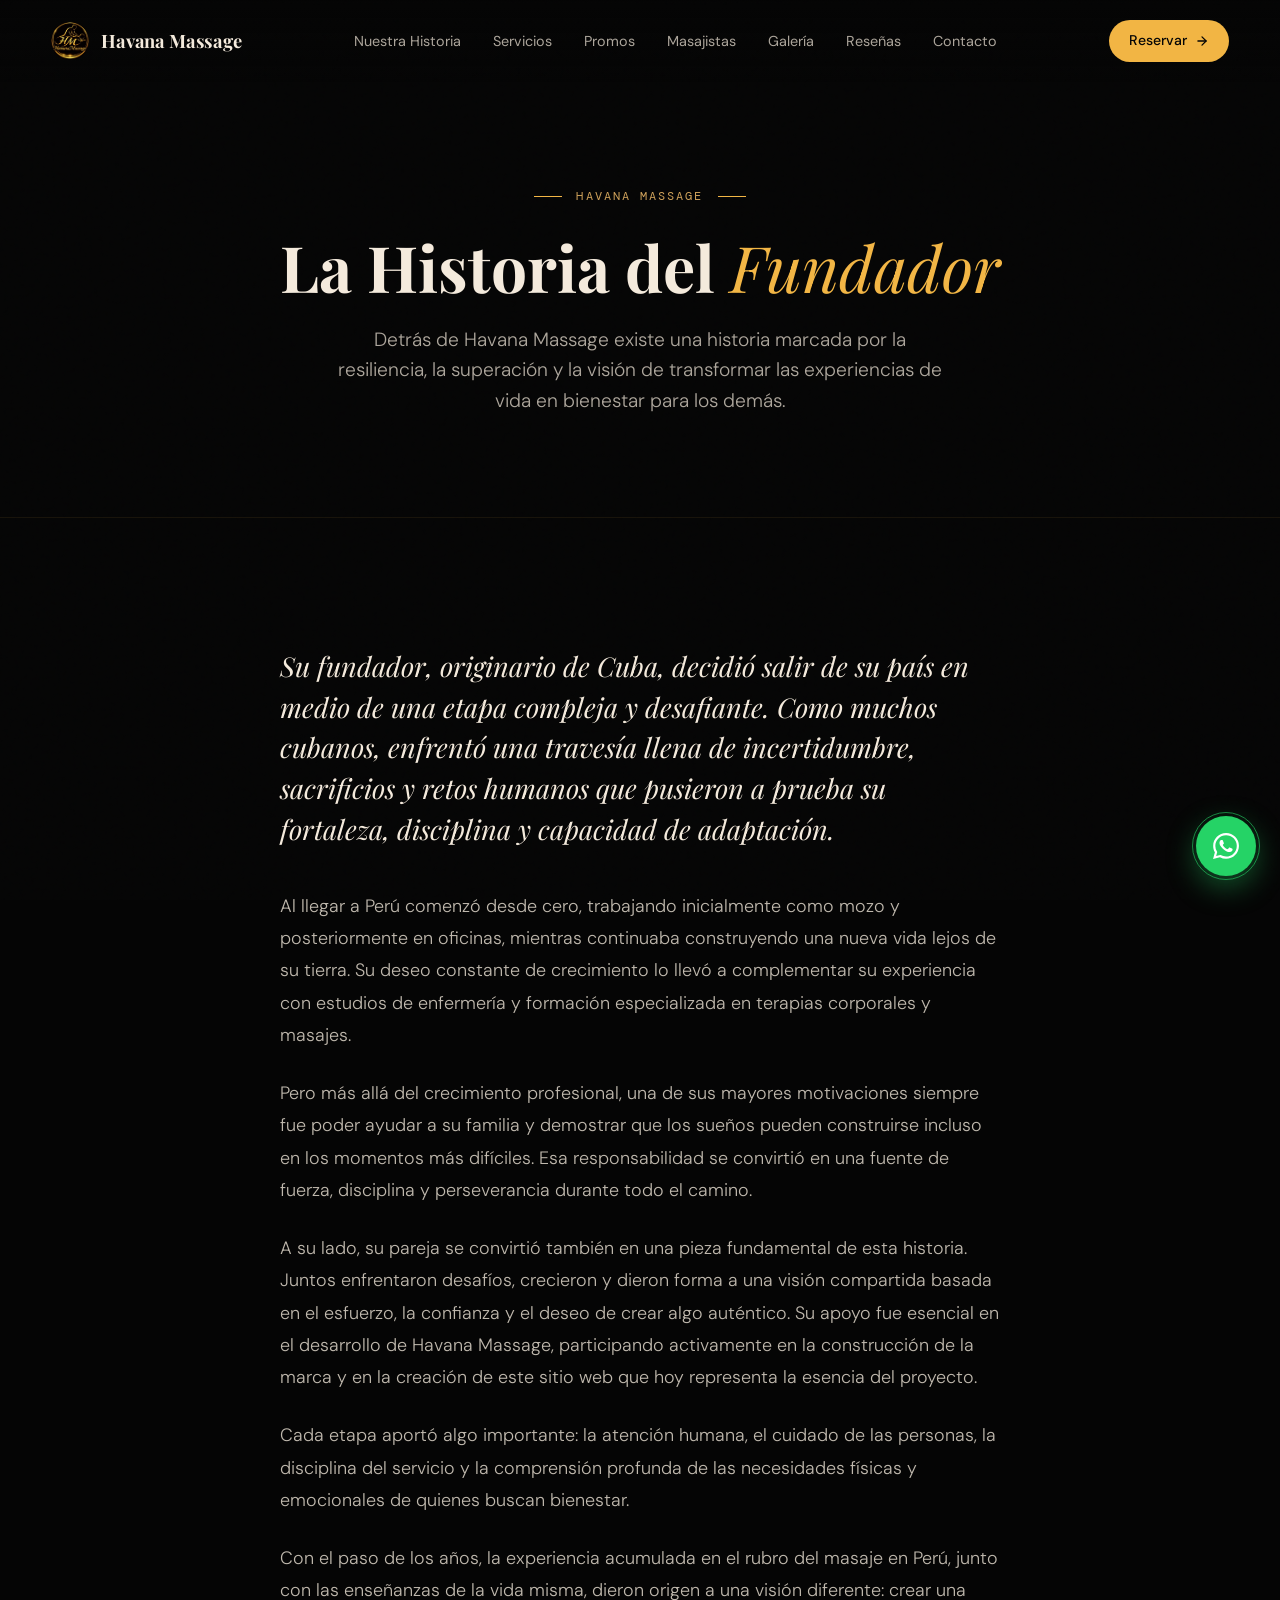
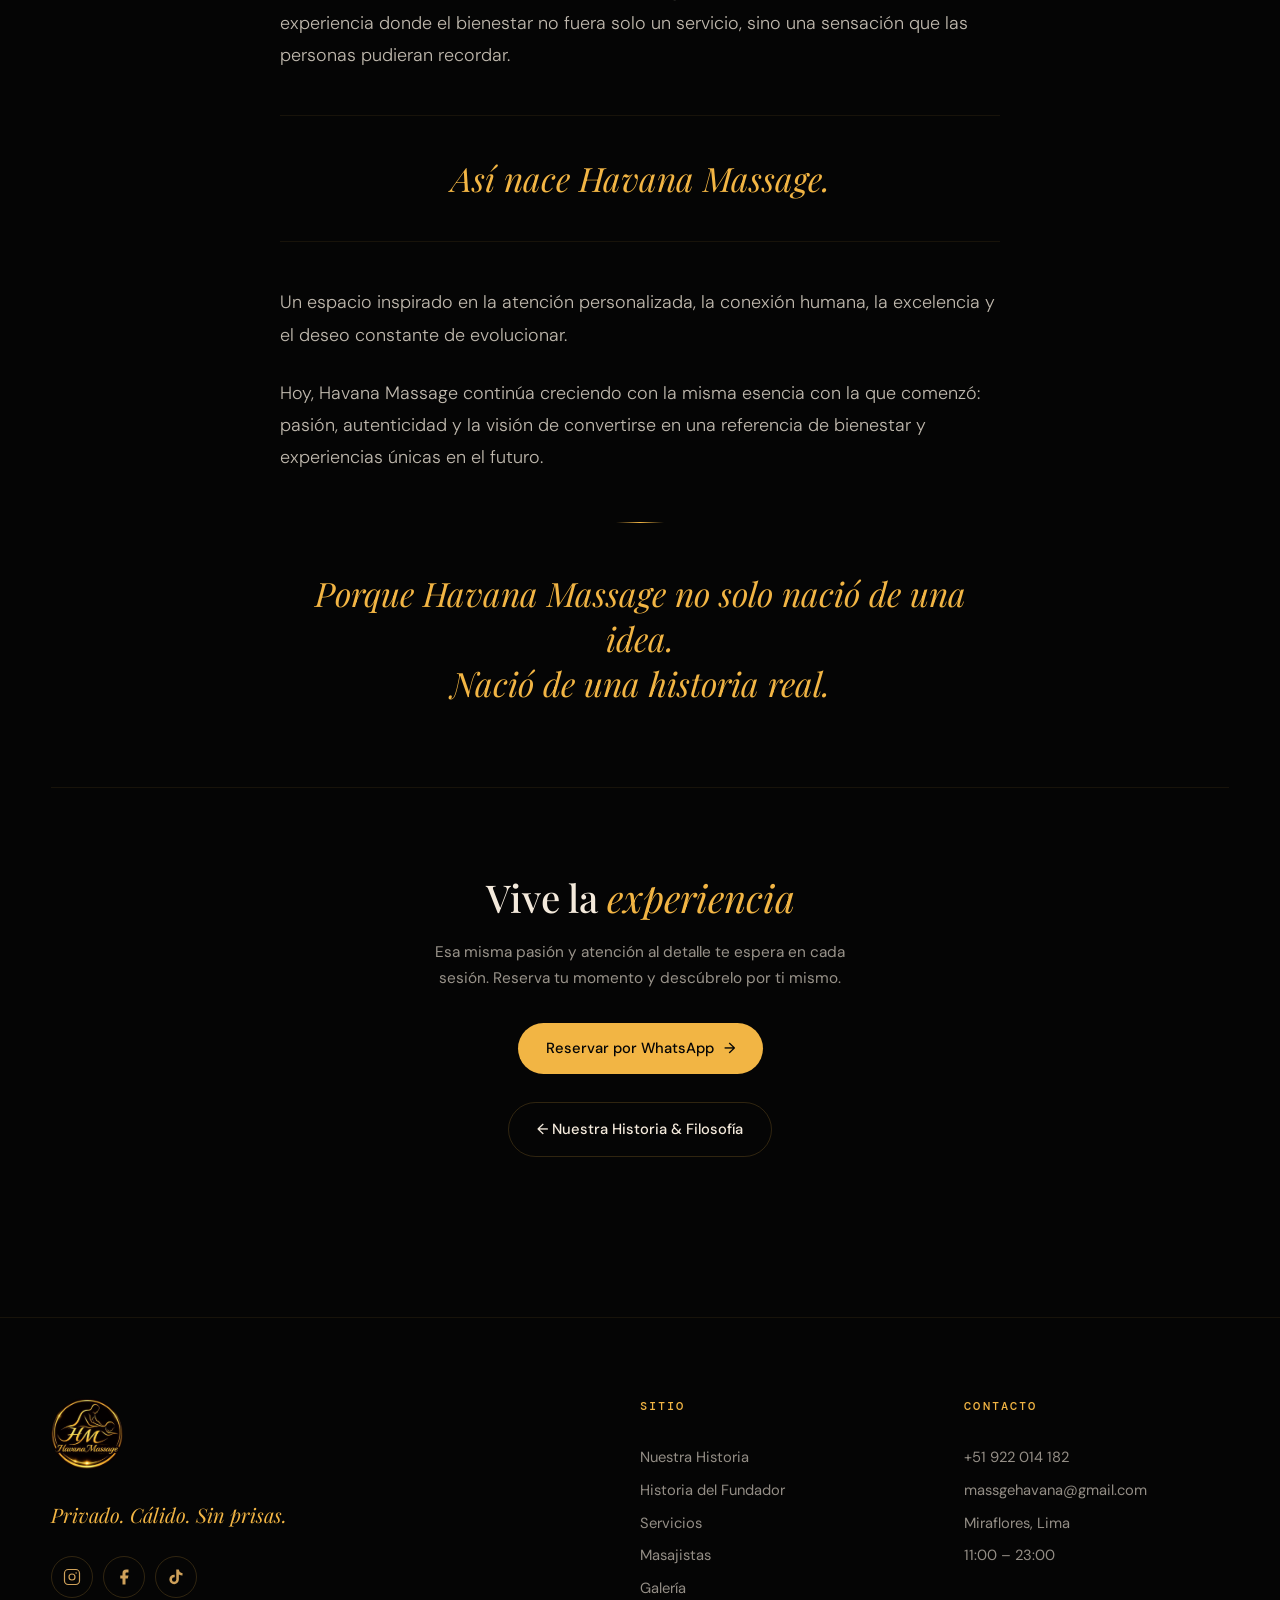
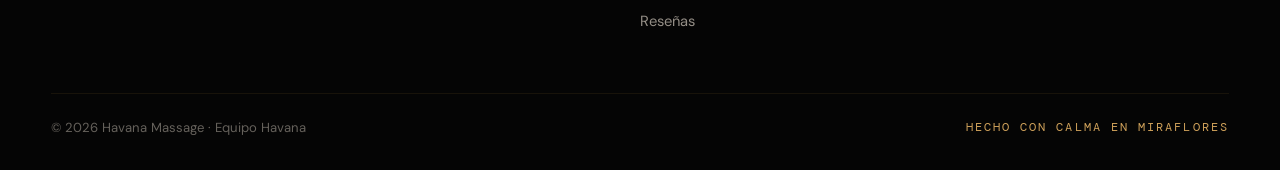
<file: historia-fundador.html>
<!DOCTYPE html>
<html lang="es">
<head>
  <!-- Google tag (gtag.js) -->
  <script async src="https://www.googletagmanager.com/gtag/js?id=G-4W2KEQS5DL"></script>
  <script>
    window.dataLayer = window.dataLayer || [];
    function gtag(){dataLayer.push(arguments);}
    gtag('js', new Date());
    gtag('config', 'G-4W2KEQS5DL');
  </script>

  <meta charset="UTF-8" />
  <meta name="viewport" content="width=device-width, initial-scale=1.0" />
  <title>La Historia del Fundador · Havana Massage</title>
  <meta name="description" content="Detrás de Havana Massage existe una historia de resiliencia, superación y la visión de transformar las experiencias de vida en bienestar para los demás." />
  <meta name="theme-color" content="#050505" />

  <!-- Open Graph -->
  <meta property="og:title" content="La Historia del Fundador · Havana Massage" />
  <meta property="og:description" content="Havana Massage no solo nació de una idea. Nació de una historia real." />
  <meta property="og:image" content="img/logo.png" />
  <meta property="og:type" content="website" />

  <!-- Favicon -->
  <link rel="icon" type="image/jpeg" href="img/logo.png" />

  <!-- Fonts -->
  <link rel="preconnect" href="https://fonts.googleapis.com" />
  <link rel="preconnect" href="https://fonts.gstatic.com" crossorigin />
  <link href="https://fonts.googleapis.com/css2?family=Playfair+Display:ital,wght@0,400;0,500;0,700;0,900;1,400&family=DM+Sans:wght@300;400;500;700&family=DM+Mono:wght@400;500&display=swap" rel="stylesheet" />

  <!-- Styles -->
  <link rel="stylesheet" href="css/styles.css?v=20260518" />
</head>
<body>

  <!-- ============ NAV ============ -->
  <header class="nav is-scrolled" id="nav">
    <div class="nav__inner">
      <a href="index.html#top" class="nav__brand" aria-label="Havana Massage">
        <span class="logo-circle"><img src="img/logo.png" alt="Havana Massage" /></span>
        <span>Havana Massage</span>
      </a>
      <nav class="nav__menu" aria-label="Menú principal">
        <a href="nuestra-historia.html">Nuestra Historia</a>
        <a href="index.html#servicios">Servicios</a>
        <a href="index.html#promos">Promos</a>
        <a href="index.html#equipo">Masajistas</a>
        <a href="index.html#galeria">Galería</a>
        <a href="index.html#testimonios">Reseñas</a>
        <a href="index.html#contacto">Contacto</a>
      </nav>
      <a class="nav__cta" href="https://wa.me/51922014182?text=Hola%20Havana%2C%20quiero%20reservar%20una%20cita" target="_blank" rel="noopener">
        Reservar
        <svg width="14" height="14" viewBox="0 0 24 24" fill="none" stroke="currentColor" stroke-width="2.2" stroke-linecap="round" stroke-linejoin="round"><line x1="5" y1="12" x2="19" y2="12"></line><polyline points="12 5 19 12 12 19"></polyline></svg>
      </a>
      <button class="nav__burger" id="navBurger" aria-label="Abrir menú" aria-expanded="false">
        <span></span><span></span><span></span>
      </button>
    </div>
    <div class="nav__mobile" id="navMobile">
      <a href="nuestra-historia.html">Nuestra Historia</a>
      <a href="historia-fundador.html">Historia del Fundador</a>
      <a href="index.html#servicios">Servicios</a>
      <a href="index.html#promos">Promos</a>
      <a href="index.html#equipo">Masajistas</a>
      <a href="index.html#galeria">Galería</a>
      <a href="index.html#testimonios">Reseñas</a>
      <a href="index.html#contacto">Contacto</a>
      <a class="nav__mobile-cta" href="https://wa.me/51922014182?text=Hola%20Havana%2C%20quiero%20reservar%20una%20cita" target="_blank" rel="noopener">Reservar por WhatsApp</a>
    </div>
  </header>

  <main id="top">

    <!-- ============ PAGE HERO ============ -->
    <section class="page-hero">
      <div class="container">
        <div class="page-hero__inner">
          <span class="eyebrow"><span class="line-x"></span><span class="mono">Havana Massage</span><span class="line-x"></span></span>
          <h1 class="page-hero__title">La Historia del <em>Fundador</em></h1>
          <p class="page-hero__lede">Detrás de Havana Massage existe una historia marcada por la resiliencia, la superación y la visión de transformar las experiencias de vida en bienestar para los demás.</p>
        </div>
      </div>
    </section>

    <!-- ============ STORY ============ -->
    <section class="story">
      <div class="container">
        <div class="story__body">
          <p class="story__lead">Su fundador, originario de Cuba, decidió salir de su país en medio de una etapa compleja y desafiante. Como muchos cubanos, enfrentó una travesía llena de incertidumbre, sacrificios y retos humanos que pusieron a prueba su fortaleza, disciplina y capacidad de adaptación.</p>

          <p>Al llegar a Perú comenzó desde cero, trabajando inicialmente como mozo y posteriormente en oficinas, mientras continuaba construyendo una nueva vida lejos de su tierra. Su deseo constante de crecimiento lo llevó a complementar su experiencia con estudios de enfermería y formación especializada en terapias corporales y masajes.</p>

          <p>Pero más allá del crecimiento profesional, una de sus mayores motivaciones siempre fue poder ayudar a su familia y demostrar que los sueños pueden construirse incluso en los momentos más difíciles. Esa responsabilidad se convirtió en una fuente de fuerza, disciplina y perseverancia durante todo el camino.</p>

          <p>A su lado, su pareja se convirtió también en una pieza fundamental de esta historia. Juntos enfrentaron desafíos, crecieron y dieron forma a una visión compartida basada en el esfuerzo, la confianza y el deseo de crear algo auténtico. Su apoyo fue esencial en el desarrollo de Havana Massage, participando activamente en la construcción de la marca y en la creación de este sitio web que hoy representa la esencia del proyecto.</p>

          <p>Cada etapa aportó algo importante: la atención humana, el cuidado de las personas, la disciplina del servicio y la comprensión profunda de las necesidades físicas y emocionales de quienes buscan bienestar.</p>

          <p>Con el paso de los años, la experiencia acumulada en el rubro del masaje en Perú, junto con las enseñanzas de la vida misma, dieron origen a una visión diferente: crear una experiencia donde el bienestar no fuera solo un servicio, sino una sensación que las personas pudieran recordar.</p>

          <p class="story__highlight">Así nace Havana Massage.</p>

          <p>Un espacio inspirado en la atención personalizada, la conexión humana, la excelencia y el deseo constante de evolucionar.</p>

          <p>Hoy, Havana Massage continúa creciendo con la misma esencia con la que comenzó: pasión, autenticidad y la visión de convertirse en una referencia de bienestar y experiencias únicas en el futuro.</p>

          <div class="story__divider"></div>

          <p class="story__highlight" style="border:none;padding:0;margin:0">Porque Havana Massage no solo nació de una idea.<br>Nació de una historia real.</p>
        </div>

        <!-- ============ CTA ============ -->
        <div class="story__cta">
          <h3>Vive la <em>experiencia</em></h3>
          <p>Esa misma pasión y atención al detalle te espera en cada sesión. Reserva tu momento y descúbrelo por ti mismo.</p>
          <a href="https://wa.me/51922014182?text=Hola%20Havana%2C%20quiero%20reservar%20una%20cita" target="_blank" rel="noopener" class="btn btn--primary">Reservar por WhatsApp <span>→</span></a>
          <p style="margin-top:28px"><a href="nuestra-historia.html" class="btn btn--ghost">← Nuestra Historia &amp; Filosofía</a></p>
        </div>
      </div>
    </section>

  </main>

  <!-- ============ FOOTER ============ -->
  <footer class="footer">
    <div class="container">
      <div class="footer__grid">
        <div class="footer__brand">
          <span class="logo-circle logo-circle--lg"><img src="img/logo.png" alt="Havana Massage" /></span>
          <p>Privado. Cálido. Sin prisas.</p>
          <div class="social-links">
            <a href="https://www.instagram.com/havana_massage?igsh=MjkydTU4bHk4b2cx" target="_blank" rel="noopener" aria-label="Instagram de Havana Massage">
              <svg width="18" height="18" viewBox="0 0 24 24" fill="none" stroke="currentColor" stroke-width="1.6" stroke-linecap="round" stroke-linejoin="round"><rect x="2" y="2" width="20" height="20" rx="5" ry="5"/><circle cx="12" cy="12" r="4"/><circle cx="17.5" cy="6.5" r="1" fill="currentColor" stroke="none"/></svg>
            </a>
            <a href="https://www.facebook.com/share/1L83YDuJP5/?mibextid=wwXIfr" target="_blank" rel="noopener" aria-label="Facebook de Havana Massage">
              <svg width="18" height="18" viewBox="0 0 24 24" fill="currentColor"><path d="M18 2h-3a5 5 0 0 0-5 5v3H7v4h3v8h4v-8h3l1-4h-4V7a1 1 0 0 1 1-1h3z"/></svg>
            </a>
            <a href="https://www.tiktok.com/@havana.massage?_r=1&_t=ZN-96UARGJoPLy" target="_blank" rel="noopener" aria-label="TikTok de Havana Massage">
              <svg width="18" height="18" viewBox="0 0 24 24" fill="currentColor"><path d="M19.59 6.69a4.83 4.83 0 0 1-3.77-4.25V2h-3.45v13.67a2.89 2.89 0 0 1-2.88 2.5 2.89 2.89 0 0 1-2.89-2.89 2.89 2.89 0 0 1 2.89-2.89c.28 0 .54.04.79.1V9.01a6.32 6.32 0 0 0-.79-.05 6.34 6.34 0 0 0-6.34 6.34 6.34 6.34 0 0 0 6.34 6.34 6.34 6.34 0 0 0 6.33-6.34V8.57a8.28 8.28 0 0 0 4.84 1.54V6.67a4.85 4.85 0 0 1-1.07.02z"/></svg>
            </a>
          </div>
        </div>
        <nav class="footer__nav" aria-label="Pie">
          <h4 class="mono">Sitio</h4>
          <a href="nuestra-historia.html">Nuestra Historia</a>
          <a href="historia-fundador.html">Historia del Fundador</a>
          <a href="index.html#servicios">Servicios</a>
          <a href="index.html#equipo">Masajistas</a>
          <a href="index.html#galeria">Galería</a>
          <a href="index.html#testimonios">Reseñas</a>
        </nav>
        <div class="footer__contact">
          <h4 class="mono">Contacto</h4>
          <a href="https://wa.me/51922014182" target="_blank" rel="noopener">+51 922 014 182</a>
          <a href="mailto:massgehavana@gmail.com">massgehavana@gmail.com</a>
          <span>Miraflores, Lima</span>
          <span>11:00 – 23:00</span>
        </div>
      </div>
      <div class="footer__bottom">
        <span>© <span id="year"></span> Havana Massage · Equipo Havana</span>
        <span class="mono">Hecho con calma en Miraflores</span>
      </div>
    </div>
  </footer>

  <!-- Floating WhatsApp -->
  <a href="https://wa.me/51922014182?text=Hola%20Havana%2C%20quiero%20reservar%20una%20cita" target="_blank" rel="noopener" class="wa-fab" aria-label="Reservar por WhatsApp">
    <svg width="26" height="26" viewBox="0 0 24 24" fill="currentColor"><path d="M17.472 14.382c-.297-.149-1.758-.867-2.03-.967-.273-.099-.471-.148-.67.15-.197.297-.767.966-.94 1.164-.173.199-.347.223-.644.075-.297-.15-1.255-.463-2.39-1.475-.883-.788-1.48-1.761-1.653-2.059-.173-.297-.018-.458.13-.606.134-.133.298-.347.446-.52.149-.174.198-.298.298-.497.099-.198.05-.371-.025-.52-.075-.149-.669-1.612-.916-2.207-.242-.579-.487-.5-.669-.51l-.57-.01c-.198 0-.52.074-.792.372s-1.04 1.016-1.04 2.479 1.065 2.876 1.213 3.074c.149.198 2.095 3.2 5.077 4.487.709.306 1.262.489 1.694.625.712.227 1.36.195 1.871.118.571-.085 1.758-.719 2.006-1.413.248-.694.248-1.289.173-1.413-.074-.124-.272-.198-.57-.347m-5.421 7.403h-.004a9.87 9.87 0 0 1-5.031-1.378l-.361-.214-3.741.982.998-3.648-.235-.374a9.86 9.86 0 0 1-1.51-5.26c.001-5.45 4.436-9.884 9.888-9.884 2.64 0 5.122 1.03 6.988 2.898a9.825 9.825 0 0 1 2.893 6.994c-.003 5.45-4.437 9.884-9.885 9.884m8.413-18.297A11.815 11.815 0 0 0 12.05 0C5.495 0 .16 5.335.157 11.892c0 2.096.547 4.142 1.588 5.945L.057 24l6.305-1.654a11.882 11.882 0 0 0 5.683 1.448h.005c6.554 0 11.89-5.335 11.893-11.893a11.821 11.821 0 0 0-3.48-8.413"/></svg>
  </a>

  <script src="js/main.js" defer></script>
  <script>
    document.getElementById('year').textContent = new Date().getFullYear();
  </script>
</body>
</html>
</file>
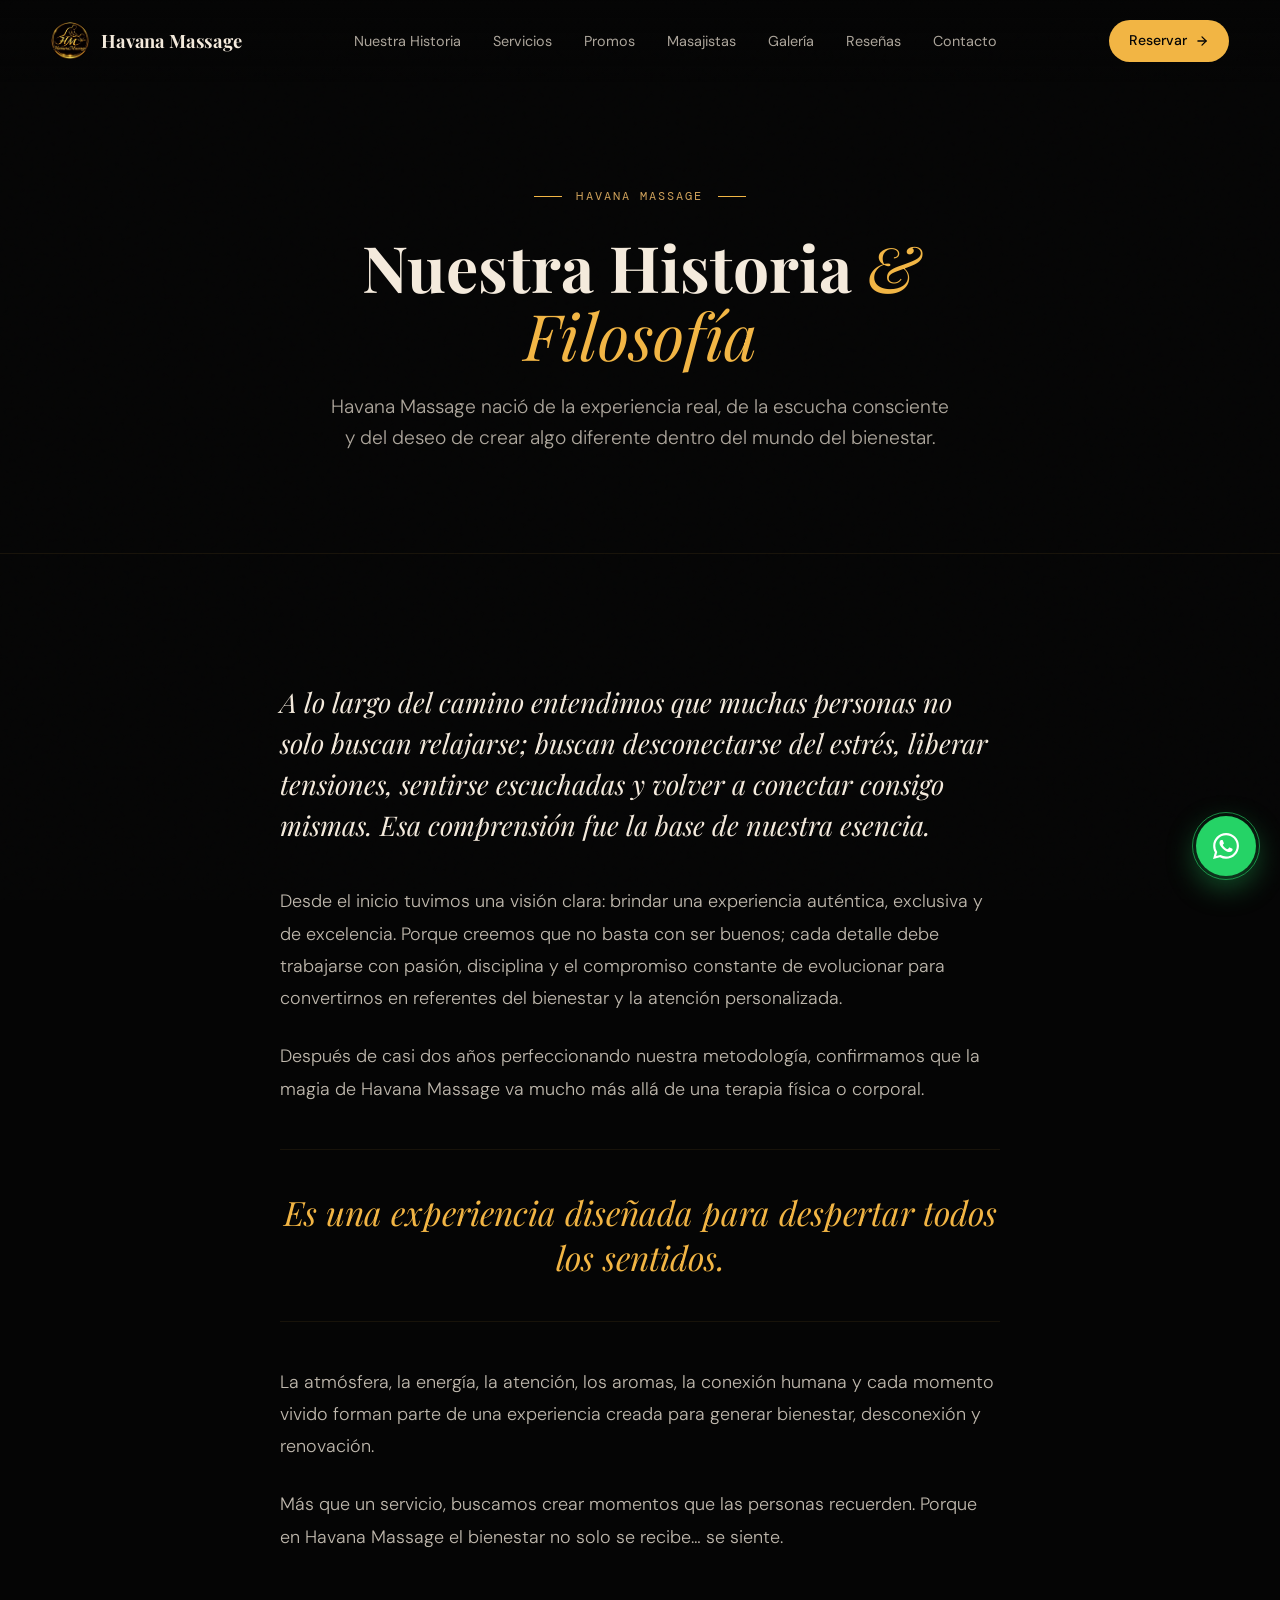
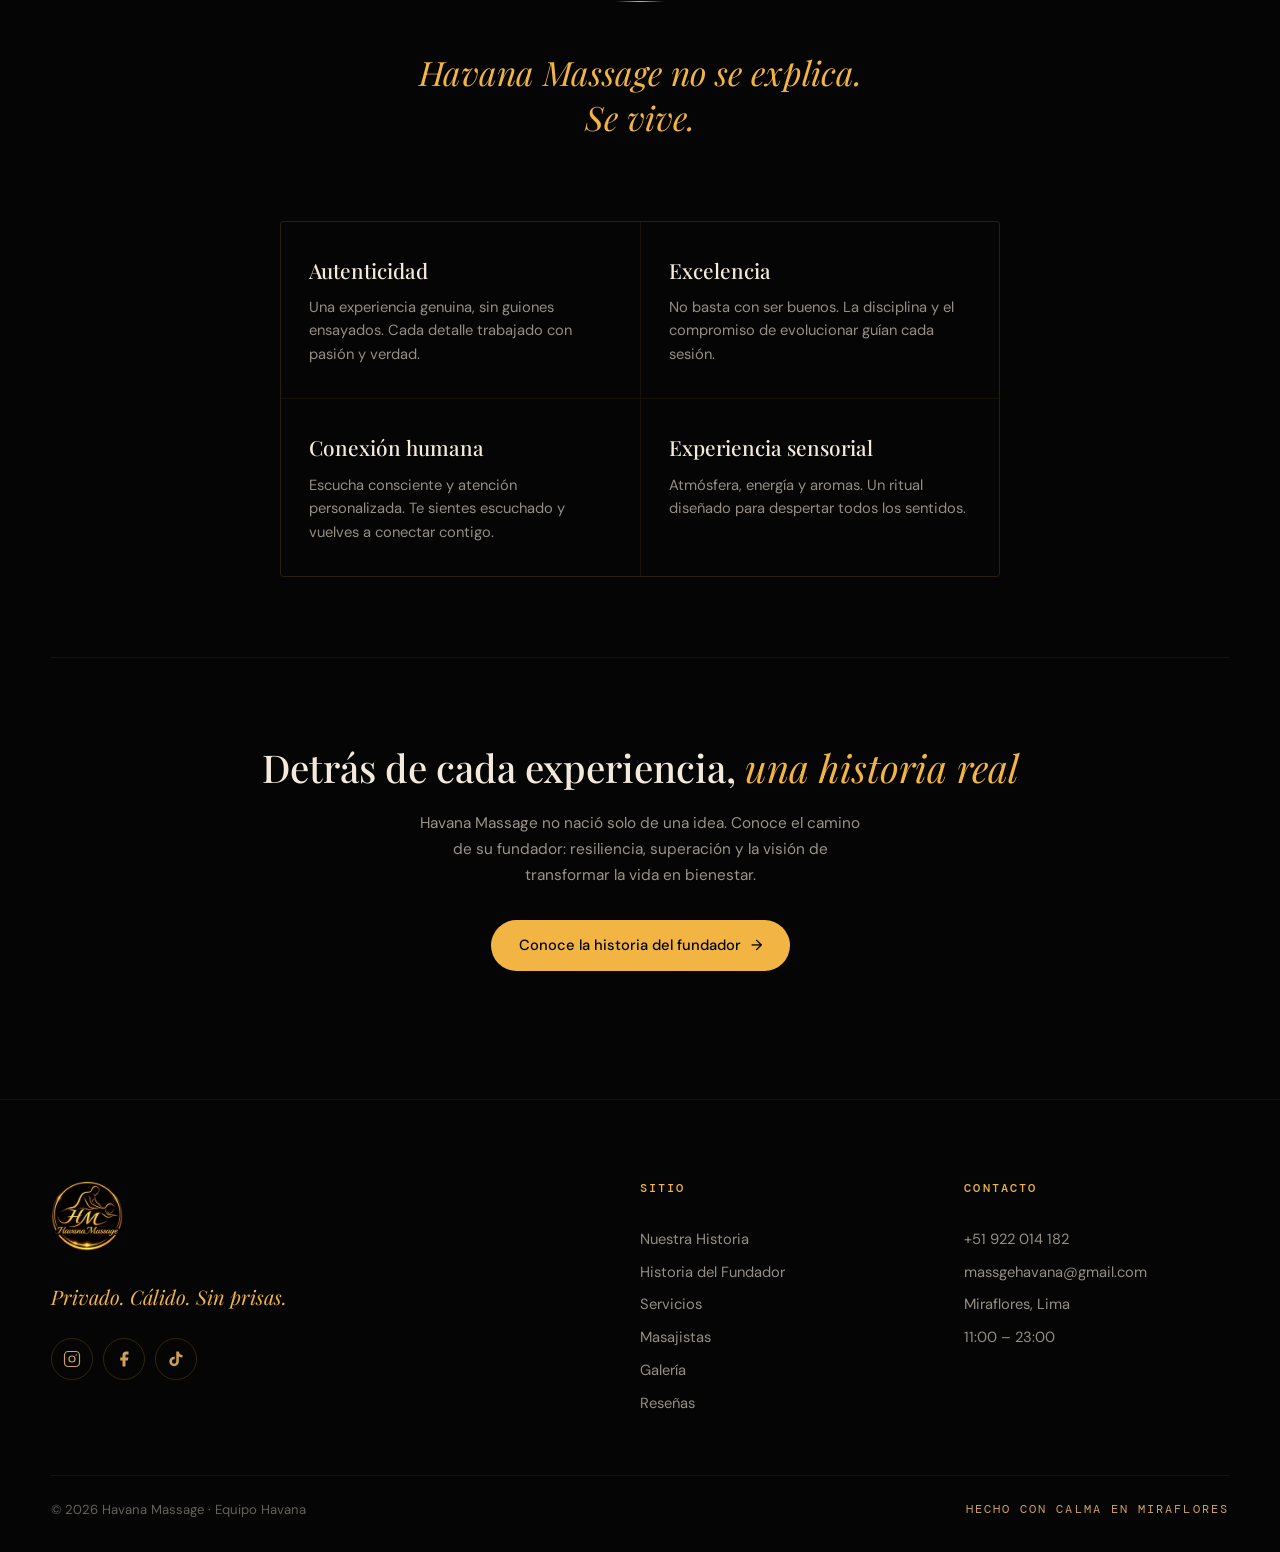
<file: nuestra-historia.html>
<!DOCTYPE html>
<html lang="es">
<head>
  <!-- Google tag (gtag.js) -->
  <script async src="https://www.googletagmanager.com/gtag/js?id=G-4W2KEQS5DL"></script>
  <script>
    window.dataLayer = window.dataLayer || [];
    function gtag(){dataLayer.push(arguments);}
    gtag('js', new Date());
    gtag('config', 'G-4W2KEQS5DL');
  </script>

  <meta charset="UTF-8" />
  <meta name="viewport" content="width=device-width, initial-scale=1.0" />
  <title>Nuestra Historia & Filosofía · Havana Massage</title>
  <meta name="description" content="La historia y filosofía de Havana Massage. Una experiencia diseñada para despertar todos los sentidos. No se explica, se vive." />
  <meta name="theme-color" content="#050505" />

  <!-- Open Graph -->
  <meta property="og:title" content="Nuestra Historia & Filosofía · Havana Massage" />
  <meta property="og:description" content="Más que un servicio, momentos que las personas recuerdan. Havana Massage no se explica, se vive." />
  <meta property="og:image" content="img/logo.png" />
  <meta property="og:type" content="website" />

  <!-- Favicon -->
  <link rel="icon" type="image/jpeg" href="img/logo.png" />

  <!-- Fonts -->
  <link rel="preconnect" href="https://fonts.googleapis.com" />
  <link rel="preconnect" href="https://fonts.gstatic.com" crossorigin />
  <link href="https://fonts.googleapis.com/css2?family=Playfair+Display:ital,wght@0,400;0,500;0,700;0,900;1,400&family=DM+Sans:wght@300;400;500;700&family=DM+Mono:wght@400;500&display=swap" rel="stylesheet" />

  <!-- Styles -->
  <link rel="stylesheet" href="css/styles.css?v=20260518" />
</head>
<body>

  <!-- ============ NAV ============ -->
  <header class="nav is-scrolled" id="nav">
    <div class="nav__inner">
      <a href="index.html#top" class="nav__brand" aria-label="Havana Massage">
        <span class="logo-circle"><img src="img/logo.png" alt="Havana Massage" /></span>
        <span>Havana Massage</span>
      </a>
      <nav class="nav__menu" aria-label="Menú principal">
        <a href="nuestra-historia.html">Nuestra Historia</a>
        <a href="index.html#servicios">Servicios</a>
        <a href="index.html#promos">Promos</a>
        <a href="index.html#equipo">Masajistas</a>
        <a href="index.html#galeria">Galería</a>
        <a href="index.html#testimonios">Reseñas</a>
        <a href="index.html#contacto">Contacto</a>
      </nav>
      <a class="nav__cta" href="https://wa.me/51922014182?text=Hola%20Havana%2C%20quiero%20reservar%20una%20cita" target="_blank" rel="noopener">
        Reservar
        <svg width="14" height="14" viewBox="0 0 24 24" fill="none" stroke="currentColor" stroke-width="2.2" stroke-linecap="round" stroke-linejoin="round"><line x1="5" y1="12" x2="19" y2="12"></line><polyline points="12 5 19 12 12 19"></polyline></svg>
      </a>
      <button class="nav__burger" id="navBurger" aria-label="Abrir menú" aria-expanded="false">
        <span></span><span></span><span></span>
      </button>
    </div>
    <div class="nav__mobile" id="navMobile">
      <a href="nuestra-historia.html">Nuestra Historia</a>
      <a href="historia-fundador.html">Historia del Fundador</a>
      <a href="index.html#servicios">Servicios</a>
      <a href="index.html#promos">Promos</a>
      <a href="index.html#equipo">Masajistas</a>
      <a href="index.html#galeria">Galería</a>
      <a href="index.html#testimonios">Reseñas</a>
      <a href="index.html#contacto">Contacto</a>
      <a class="nav__mobile-cta" href="https://wa.me/51922014182?text=Hola%20Havana%2C%20quiero%20reservar%20una%20cita" target="_blank" rel="noopener">Reservar por WhatsApp</a>
    </div>
  </header>

  <main id="top">

    <!-- ============ PAGE HERO ============ -->
    <section class="page-hero">
      <div class="container">
        <div class="page-hero__inner">
          <span class="eyebrow"><span class="line-x"></span><span class="mono">Havana Massage</span><span class="line-x"></span></span>
          <h1 class="page-hero__title">Nuestra Historia <em>&amp; Filosofía</em></h1>
          <p class="page-hero__lede">Havana Massage nació de la experiencia real, de la escucha consciente y del deseo de crear algo diferente dentro del mundo del bienestar.</p>
        </div>
      </div>
    </section>

    <!-- ============ STORY ============ -->
    <section class="story">
      <div class="container">
        <div class="story__body">
          <p class="story__lead">A lo largo del camino entendimos que muchas personas no solo buscan relajarse; buscan desconectarse del estrés, liberar tensiones, sentirse escuchadas y volver a conectar consigo mismas. Esa comprensión fue la base de nuestra esencia.</p>

          <p>Desde el inicio tuvimos una visión clara: brindar una experiencia auténtica, exclusiva y de excelencia. Porque creemos que no basta con ser buenos; cada detalle debe trabajarse con pasión, disciplina y el compromiso constante de evolucionar para convertirnos en referentes del bienestar y la atención personalizada.</p>

          <p>Después de casi dos años perfeccionando nuestra metodología, confirmamos que la magia de Havana Massage va mucho más allá de una terapia física o corporal.</p>

          <p class="story__highlight">Es una experiencia diseñada para despertar todos los sentidos.</p>

          <p>La atmósfera, la energía, la atención, los aromas, la conexión humana y cada momento vivido forman parte de una experiencia creada para generar bienestar, desconexión y renovación.</p>

          <p>Más que un servicio, buscamos crear momentos que las personas recuerden. Porque en Havana Massage el bienestar no solo se recibe… se siente.</p>

          <div class="story__divider"></div>

          <p class="story__highlight" style="border:none;padding:0;margin:0">Havana Massage no se explica.<br>Se vive.</p>
        </div>

        <!-- ============ VALORES ============ -->
        <div class="story__values">
          <article class="story__value">
            <h4>Autenticidad</h4>
            <p>Una experiencia genuina, sin guiones ensayados. Cada detalle trabajado con pasión y verdad.</p>
          </article>
          <article class="story__value">
            <h4>Excelencia</h4>
            <p>No basta con ser buenos. La disciplina y el compromiso de evolucionar guían cada sesión.</p>
          </article>
          <article class="story__value">
            <h4>Conexión humana</h4>
            <p>Escucha consciente y atención personalizada. Te sientes escuchado y vuelves a conectar contigo.</p>
          </article>
          <article class="story__value">
            <h4>Experiencia sensorial</h4>
            <p>Atmósfera, energía y aromas. Un ritual diseñado para despertar todos los sentidos.</p>
          </article>
        </div>

        <!-- ============ CTA ============ -->
        <div class="story__cta">
          <h3>Detrás de cada experiencia, <em>una historia real</em></h3>
          <p>Havana Massage no nació solo de una idea. Conoce el camino de su fundador: resiliencia, superación y la visión de transformar la vida en bienestar.</p>
          <a href="historia-fundador.html" class="btn btn--primary">Conoce la historia del fundador <span>→</span></a>
        </div>
      </div>
    </section>

  </main>

  <!-- ============ FOOTER ============ -->
  <footer class="footer">
    <div class="container">
      <div class="footer__grid">
        <div class="footer__brand">
          <span class="logo-circle logo-circle--lg"><img src="img/logo.png" alt="Havana Massage" /></span>
          <p>Privado. Cálido. Sin prisas.</p>
          <div class="social-links">
            <a href="https://www.instagram.com/havana_massage?igsh=MjkydTU4bHk4b2cx" target="_blank" rel="noopener" aria-label="Instagram de Havana Massage">
              <svg width="18" height="18" viewBox="0 0 24 24" fill="none" stroke="currentColor" stroke-width="1.6" stroke-linecap="round" stroke-linejoin="round"><rect x="2" y="2" width="20" height="20" rx="5" ry="5"/><circle cx="12" cy="12" r="4"/><circle cx="17.5" cy="6.5" r="1" fill="currentColor" stroke="none"/></svg>
            </a>
            <a href="https://www.facebook.com/share/1L83YDuJP5/?mibextid=wwXIfr" target="_blank" rel="noopener" aria-label="Facebook de Havana Massage">
              <svg width="18" height="18" viewBox="0 0 24 24" fill="currentColor"><path d="M18 2h-3a5 5 0 0 0-5 5v3H7v4h3v8h4v-8h3l1-4h-4V7a1 1 0 0 1 1-1h3z"/></svg>
            </a>
            <a href="https://www.tiktok.com/@havana.massage?_r=1&_t=ZN-96UARGJoPLy" target="_blank" rel="noopener" aria-label="TikTok de Havana Massage">
              <svg width="18" height="18" viewBox="0 0 24 24" fill="currentColor"><path d="M19.59 6.69a4.83 4.83 0 0 1-3.77-4.25V2h-3.45v13.67a2.89 2.89 0 0 1-2.88 2.5 2.89 2.89 0 0 1-2.89-2.89 2.89 2.89 0 0 1 2.89-2.89c.28 0 .54.04.79.1V9.01a6.32 6.32 0 0 0-.79-.05 6.34 6.34 0 0 0-6.34 6.34 6.34 6.34 0 0 0 6.34 6.34 6.34 6.34 0 0 0 6.33-6.34V8.57a8.28 8.28 0 0 0 4.84 1.54V6.67a4.85 4.85 0 0 1-1.07.02z"/></svg>
            </a>
          </div>
        </div>
        <nav class="footer__nav" aria-label="Pie">
          <h4 class="mono">Sitio</h4>
          <a href="nuestra-historia.html">Nuestra Historia</a>
          <a href="historia-fundador.html">Historia del Fundador</a>
          <a href="index.html#servicios">Servicios</a>
          <a href="index.html#equipo">Masajistas</a>
          <a href="index.html#galeria">Galería</a>
          <a href="index.html#testimonios">Reseñas</a>
        </nav>
        <div class="footer__contact">
          <h4 class="mono">Contacto</h4>
          <a href="https://wa.me/51922014182" target="_blank" rel="noopener">+51 922 014 182</a>
          <a href="mailto:massgehavana@gmail.com">massgehavana@gmail.com</a>
          <span>Miraflores, Lima</span>
          <span>11:00 – 23:00</span>
        </div>
      </div>
      <div class="footer__bottom">
        <span>© <span id="year"></span> Havana Massage · Equipo Havana</span>
        <span class="mono">Hecho con calma en Miraflores</span>
      </div>
    </div>
  </footer>

  <!-- Floating WhatsApp -->
  <a href="https://wa.me/51922014182?text=Hola%20Havana%2C%20quiero%20reservar%20una%20cita" target="_blank" rel="noopener" class="wa-fab" aria-label="Reservar por WhatsApp">
    <svg width="26" height="26" viewBox="0 0 24 24" fill="currentColor"><path d="M17.472 14.382c-.297-.149-1.758-.867-2.03-.967-.273-.099-.471-.148-.67.15-.197.297-.767.966-.94 1.164-.173.199-.347.223-.644.075-.297-.15-1.255-.463-2.39-1.475-.883-.788-1.48-1.761-1.653-2.059-.173-.297-.018-.458.13-.606.134-.133.298-.347.446-.52.149-.174.198-.298.298-.497.099-.198.05-.371-.025-.52-.075-.149-.669-1.612-.916-2.207-.242-.579-.487-.5-.669-.51l-.57-.01c-.198 0-.52.074-.792.372s-1.04 1.016-1.04 2.479 1.065 2.876 1.213 3.074c.149.198 2.095 3.2 5.077 4.487.709.306 1.262.489 1.694.625.712.227 1.36.195 1.871.118.571-.085 1.758-.719 2.006-1.413.248-.694.248-1.289.173-1.413-.074-.124-.272-.198-.57-.347m-5.421 7.403h-.004a9.87 9.87 0 0 1-5.031-1.378l-.361-.214-3.741.982.998-3.648-.235-.374a9.86 9.86 0 0 1-1.51-5.26c.001-5.45 4.436-9.884 9.888-9.884 2.64 0 5.122 1.03 6.988 2.898a9.825 9.825 0 0 1 2.893 6.994c-.003 5.45-4.437 9.884-9.885 9.884m8.413-18.297A11.815 11.815 0 0 0 12.05 0C5.495 0 .16 5.335.157 11.892c0 2.096.547 4.142 1.588 5.945L.057 24l6.305-1.654a11.882 11.882 0 0 0 5.683 1.448h.005c6.554 0 11.89-5.335 11.893-11.893a11.821 11.821 0 0 0-3.48-8.413"/></svg>
  </a>

  <script src="js/main.js" defer></script>
  <script>
    document.getElementById('year').textContent = new Date().getFullYear();
  </script>
</body>
</html>
</file>
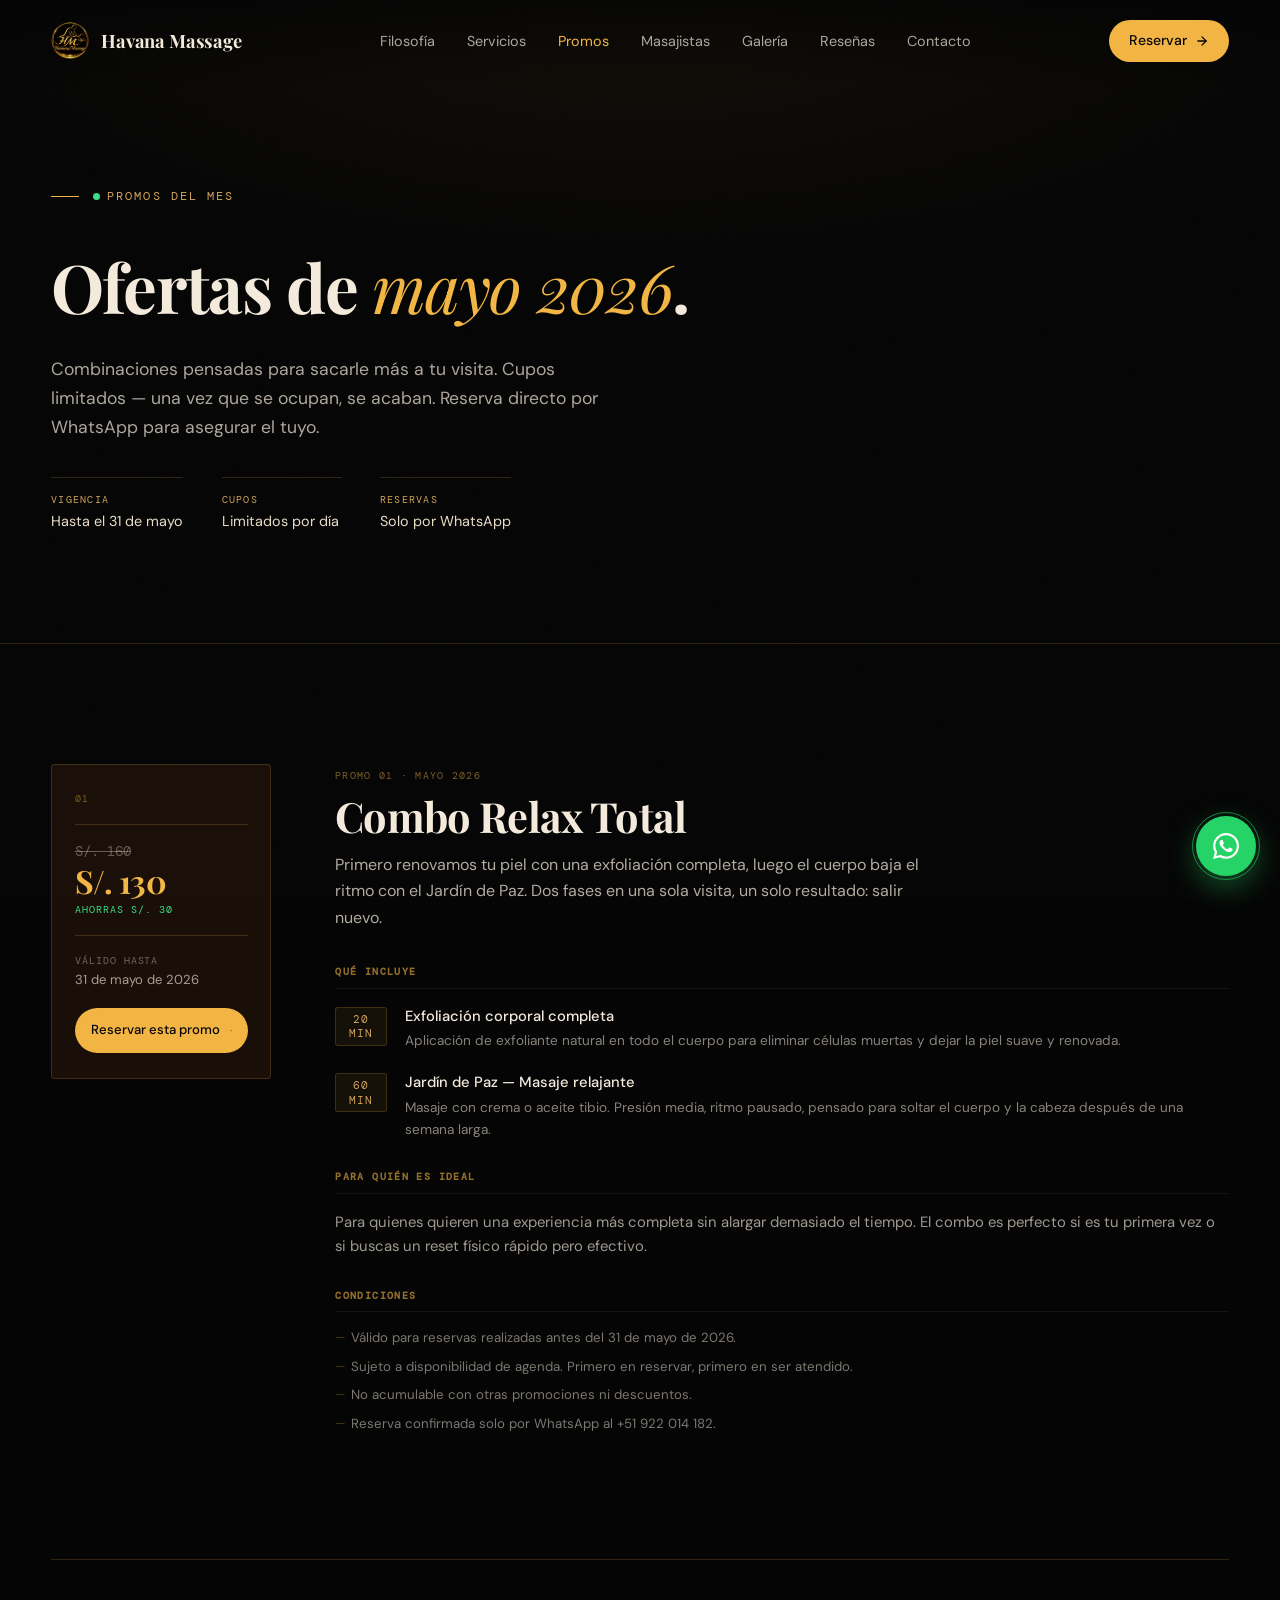
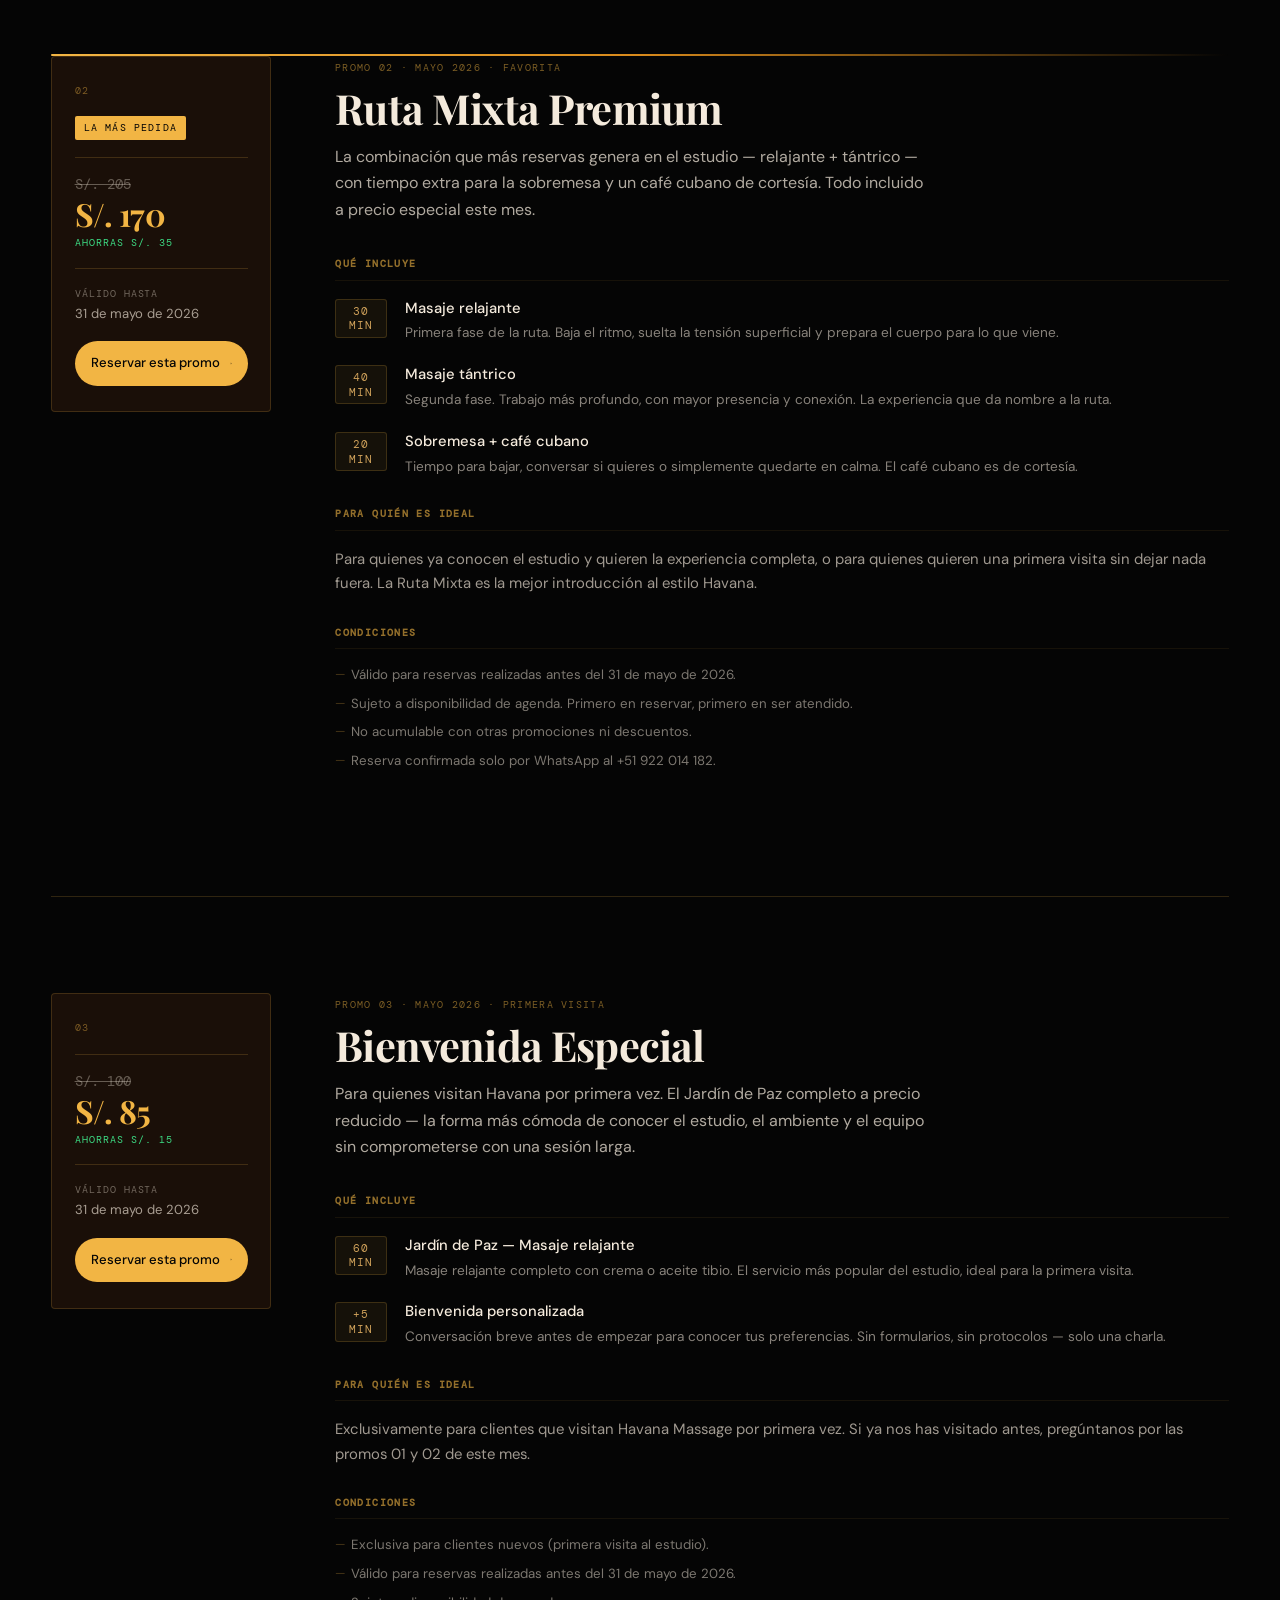
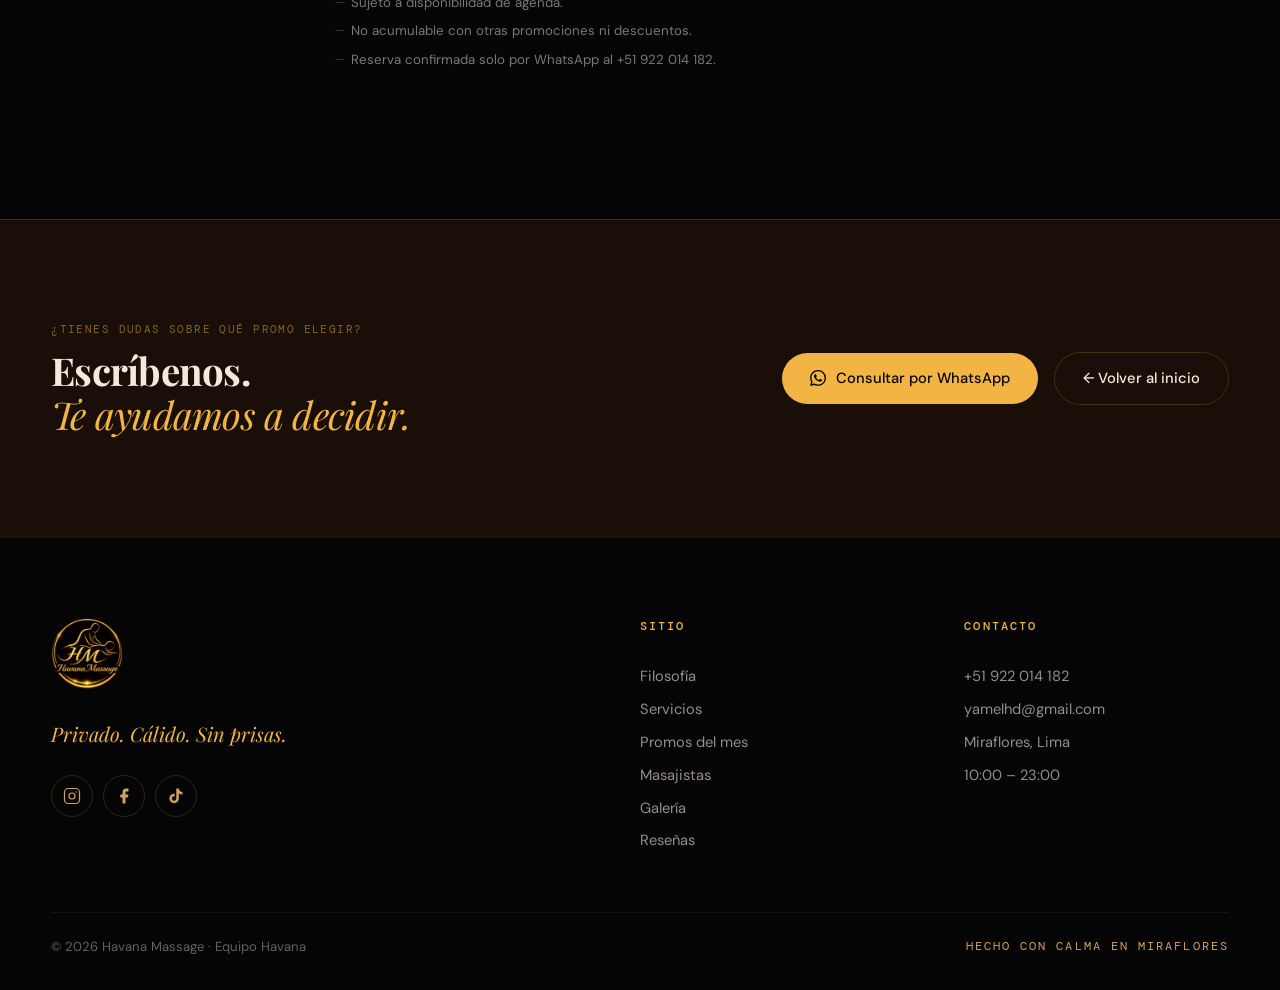
<file: promos.html>
<!DOCTYPE html>
<html lang="es">
<head>
  <!-- Start cookieyes banner -->
	<script id="cookieyes" type="text/javascript" src="https://cdn-cookieyes.com/client_data/4bbb2d34642a77f0634918234a4dd7ac/script.js"></script>
	<!-- End cookieyes banner -->

<!-- Google tag (gtag.js) -->
<script async src="https://www.googletagmanager.com/gtag/js?id=G-4W2KEQS5DL"></script>
<script>
  window.dataLayer = window.dataLayer || [];
  function gtag(){dataLayer.push(arguments);}
  gtag('js', new Date());

  gtag('config', 'G-4W2KEQS5DL');
</script>
  <meta charset="UTF-8" />
  <meta name="viewport" content="width=device-width, initial-scale=1.0" />
  <title>Promos del Mes · Havana Massage</title>
  <meta name="description" content="Ofertas y promociones del mes en Havana Massage. Combinaciones exclusivas a precio especial. Cupos limitados — reserva ya." />
  <meta name="theme-color" content="#050505" />

  <!-- Open Graph -->
  <meta property="og:title" content="Promos del Mes · Havana Massage" />
  <meta property="og:description" content="Ofertas exclusivas de mayo. Cupos limitados." />
  <meta property="og:image" content="img/logo.png" />
  <meta property="og:type" content="website" />

  <!-- Favicon -->
  <link rel="icon" type="image/jpeg" href="img/logo.png" />

  <!-- Fonts -->
  <link rel="preconnect" href="https://fonts.googleapis.com" />
  <link rel="preconnect" href="https://fonts.gstatic.com" crossorigin />
  <link href="https://fonts.googleapis.com/css2?family=Playfair+Display:ital,wght@0,400;0,500;0,700;0,900;1,400&family=DM+Sans:wght@300;400;500;700&family=DM+Mono:wght@400;500&display=swap" rel="stylesheet" />

  <!-- Styles -->
  <link rel="stylesheet" href="css/styles.css?v=20260518" />
  <link rel="stylesheet" href="css/promos.css?v=20260518" />

  <!-- Google Analytics 4 -->
  <script async src="https://www.googletagmanager.com/gtag/js?id=G-4W2KEQS5DL"></script>
  <script>
    window.HM_GA_ID          = 'G-4W2KEQS5DL';
    window.HM_GA_PROPERTY_ID = '538920034'; // Número de propiedad GA4 (ej: 412345678)
    window.HM_GA_CLIENT_ID   = '186665447580-l646t7f4hv9ag1n69b9kj4jau8d5ch4h.apps.googleusercontent.com';   // OAuth2 Client ID de Google Cloud
    window.dataLayer = window.dataLayer || [];
    function gtag(){dataLayer.push(arguments);}
    gtag('js', new Date());
    gtag('config', window.HM_GA_ID, { anonymize_ip: true });
  </script>
  <!-- Google Identity Services (panel admin) -->
  <script src="https://accounts.google.com/gsi/client" async defer></script>
</head>
<body>

  <!-- ============ NAV ============ -->
  <header class="nav" id="nav">
    <div class="nav__inner">
      <a href="index.html" class="nav__brand" aria-label="Havana Massage">
        <span class="logo-circle"><img src="img/logo.png" alt="Havana Massage" /></span>
        <span>Havana Massage</span>
      </a>
      <nav class="nav__menu" aria-label="Menú principal">
        <a href="index.html#filosofia">Filosofía</a>
        <a href="index.html#servicios">Servicios</a>
        <a href="promos.html" class="nav__link--active">Promos</a>
        <a href="index.html#equipo">Masajistas</a>
        <a href="index.html#galeria">Galería</a>
        <a href="index.html#testimonios">Reseñas</a>
        <a href="index.html#contacto">Contacto</a>
      </nav>
      <a class="nav__cta" href="https://wa.me/51922014182?text=Hola%20Havana%2C%20quiero%20reservar%20una%20cita" target="_blank" rel="noopener">
        Reservar
        <svg width="14" height="14" viewBox="0 0 24 24" fill="none" stroke="currentColor" stroke-width="2.2" stroke-linecap="round" stroke-linejoin="round"><line x1="5" y1="12" x2="19" y2="12"></line><polyline points="12 5 19 12 12 19"></polyline></svg>
      </a>
      <button class="nav__burger" id="navBurger" aria-label="Abrir menú" aria-expanded="false">
        <span></span><span></span><span></span>
      </button>
    </div>
    <div class="nav__mobile" id="navMobile">
      <a href="index.html#filosofia">Filosofía</a>
      <a href="index.html#servicios">Servicios</a>
      <a href="promos.html">Promos</a>
      <a href="index.html#equipo">Masajistas</a>
      <a href="index.html#galeria">Galería</a>
      <a href="index.html#testimonios">Reseñas</a>
      <a href="index.html#contacto">Contacto</a>
      <a class="nav__mobile-cta" href="https://wa.me/51922014182?text=Hola%20Havana%2C%20quiero%20reservar%20una%20cita" target="_blank" rel="noopener">Reservar por WhatsApp</a>
    </div>
  </header>

  <main>

    <!-- ============ HERO PROMOS ============ -->
    <section class="promos-hero">
      <div class="container">
        <div class="promos-hero__inner">
          <span class="eyebrow">
            <span class="line-x"></span>
            <span class="mono promo-eyebrow-live"><span class="promo-dot"></span>Promos del mes</span>
          </span>
          <h1 class="promos-hero__title">
            Ofertas de <em>mayo 2026</em>.
          </h1>
          <p class="promos-hero__lede">
            Combinaciones pensadas para sacarle más a tu visita. Cupos limitados — una vez que se ocupan, se acaban. Reserva directo por WhatsApp para asegurar el tuyo.
          </p>
          <div class="promos-hero__meta">
            <div><span class="mono">Vigencia</span><span>Hasta el 31 de mayo</span></div>
            <div><span class="mono">Cupos</span><span>Limitados por día</span></div>
            <div><span class="mono">Reservas</span><span>Solo por WhatsApp</span></div>
          </div>
        </div>
      </div>
    </section>

    <!-- ============ PROMOS COMPLETAS ============ -->
    <section class="promos-page">
      <div class="container">

        <!-- ══ PROMO 01 ══════════════════════════════════════════ -->
        <!-- Para editar: cambia el contenido dentro de este article -->
        <article class="promo-full" id="combo-relax-total">
          <div class="promo-full__aside">
            <span class="promo-full__num mono">01</span>
            <div class="promo-full__pricing">
              <span class="promo-full__original">S/. 160</span>
              <span class="promo-full__price">S/. 130</span>
              <span class="promo-full__save mono">Ahorras S/. 30</span>
            </div>
            <div class="promo-full__validity">
              <span class="mono">Válido hasta</span>
              <span>31 de mayo de 2026</span>
            </div>
            <a class="btn btn--primary promo-full__btn"
               href="https://wa.me/51922014182?text=Hola%20Havana%2C%20quiero%20reservar%20el%20Combo%20Relax%20Total%20(promo%20mayo%20S%2F.130)"
               target="_blank" rel="noopener">
              Reservar esta promo
              <svg width="15" height="15" viewBox="0 0 24 24" fill="none" stroke="currentColor" stroke-width="2" stroke-linecap="round"><line x1="5" y1="12" x2="19" y2="12"/><polyline points="12 5 19 12 12 19"/></svg>
            </a>
          </div>

          <div class="promo-full__content">
            <span class="promo-full__tag mono">Promo 01 · Mayo 2026</span>
            <h2 class="promo-full__name">Combo Relax Total</h2>
            <p class="promo-full__lede">Primero renovamos tu piel con una exfoliación completa, luego el cuerpo baja el ritmo con el Jardín de Paz. Dos fases en una sola visita, un solo resultado: salir nuevo.</p>

            <div class="promo-full__section">
              <h3 class="mono promo-full__section-title">Qué incluye</h3>
              <ul class="promo-full__list">
                <li>
                  <span class="promo-full__item-time mono">20 min</span>
                  <div>
                    <strong>Exfoliación corporal completa</strong>
                    <p>Aplicación de exfoliante natural en todo el cuerpo para eliminar células muertas y dejar la piel suave y renovada.</p>
                  </div>
                </li>
                <li>
                  <span class="promo-full__item-time mono">60 min</span>
                  <div>
                    <strong>Jardín de Paz — Masaje relajante</strong>
                    <p>Masaje con crema o aceite tibio. Presión media, ritmo pausado, pensado para soltar el cuerpo y la cabeza después de una semana larga.</p>
                  </div>
                </li>
              </ul>
            </div>

            <div class="promo-full__section">
              <h3 class="mono promo-full__section-title">Para quién es ideal</h3>
              <p>Para quienes quieren una experiencia más completa sin alargar demasiado el tiempo. El combo es perfecto si es tu primera vez o si buscas un reset físico rápido pero efectivo.</p>
            </div>

            <div class="promo-full__section">
              <h3 class="mono promo-full__section-title">Condiciones</h3>
              <ul class="promo-full__conditions">
                <li>Válido para reservas realizadas antes del 31 de mayo de 2026.</li>
                <li>Sujeto a disponibilidad de agenda. Primero en reservar, primero en ser atendido.</li>
                <li>No acumulable con otras promociones ni descuentos.</li>
                <li>Reserva confirmada solo por WhatsApp al +51 922 014 182.</li>
              </ul>
            </div>
          </div>
        </article>

        <div class="promos-page__divider"></div>

        <!-- ══ PROMO 02 ══════════════════════════════════════════ -->
        <!-- Para editar: cambia el contenido dentro de este article -->
        <article class="promo-full promo-full--featured" id="ruta-mixta-premium">
          <div class="promo-full__aside">
            <span class="promo-full__num mono">02</span>
            <span class="promo-full__badge mono">La más pedida</span>
            <div class="promo-full__pricing">
              <span class="promo-full__original">S/. 205</span>
              <span class="promo-full__price">S/. 170</span>
              <span class="promo-full__save mono">Ahorras S/. 35</span>
            </div>
            <div class="promo-full__validity">
              <span class="mono">Válido hasta</span>
              <span>31 de mayo de 2026</span>
            </div>
            <a class="btn btn--primary promo-full__btn"
               href="https://wa.me/51922014182?text=Hola%20Havana%2C%20quiero%20reservar%20la%20Ruta%20Mixta%20Premium%20(promo%20mayo%20S%2F.170)"
               target="_blank" rel="noopener">
              Reservar esta promo
              <svg width="15" height="15" viewBox="0 0 24 24" fill="none" stroke="currentColor" stroke-width="2" stroke-linecap="round"><line x1="5" y1="12" x2="19" y2="12"/><polyline points="12 5 19 12 12 19"/></svg>
            </a>
          </div>

          <div class="promo-full__content">
            <span class="promo-full__tag mono">Promo 02 · Mayo 2026 · Favorita</span>
            <h2 class="promo-full__name">Ruta Mixta Premium</h2>
            <p class="promo-full__lede">La combinación que más reservas genera en el estudio — relajante + tántrico — con tiempo extra para la sobremesa y un café cubano de cortesía. Todo incluido a precio especial este mes.</p>

            <div class="promo-full__section">
              <h3 class="mono promo-full__section-title">Qué incluye</h3>
              <ul class="promo-full__list">
                <li>
                  <span class="promo-full__item-time mono">30 min</span>
                  <div>
                    <strong>Masaje relajante</strong>
                    <p>Primera fase de la ruta. Baja el ritmo, suelta la tensión superficial y prepara el cuerpo para lo que viene.</p>
                  </div>
                </li>
                <li>
                  <span class="promo-full__item-time mono">40 min</span>
                  <div>
                    <strong>Masaje tántrico</strong>
                    <p>Segunda fase. Trabajo más profundo, con mayor presencia y conexión. La experiencia que da nombre a la ruta.</p>
                  </div>
                </li>
                <li>
                  <span class="promo-full__item-time mono">20 min</span>
                  <div>
                    <strong>Sobremesa + café cubano</strong>
                    <p>Tiempo para bajar, conversar si quieres o simplemente quedarte en calma. El café cubano es de cortesía.</p>
                  </div>
                </li>
              </ul>
            </div>

            <div class="promo-full__section">
              <h3 class="mono promo-full__section-title">Para quién es ideal</h3>
              <p>Para quienes ya conocen el estudio y quieren la experiencia completa, o para quienes quieren una primera visita sin dejar nada fuera. La Ruta Mixta es la mejor introducción al estilo Havana.</p>
            </div>

            <div class="promo-full__section">
              <h3 class="mono promo-full__section-title">Condiciones</h3>
              <ul class="promo-full__conditions">
                <li>Válido para reservas realizadas antes del 31 de mayo de 2026.</li>
                <li>Sujeto a disponibilidad de agenda. Primero en reservar, primero en ser atendido.</li>
                <li>No acumulable con otras promociones ni descuentos.</li>
                <li>Reserva confirmada solo por WhatsApp al +51 922 014 182.</li>
              </ul>
            </div>
          </div>
        </article>

        <div class="promos-page__divider"></div>

        <!-- ══ PROMO 03 ══════════════════════════════════════════ -->
        <!-- Para editar: cambia el contenido dentro de este article -->
        <article class="promo-full" id="bienvenida-especial">
          <div class="promo-full__aside">
            <span class="promo-full__num mono">03</span>
            <div class="promo-full__pricing">
              <span class="promo-full__original">S/. 100</span>
              <span class="promo-full__price">S/. 85</span>
              <span class="promo-full__save mono">Ahorras S/. 15</span>
            </div>
            <div class="promo-full__validity">
              <span class="mono">Válido hasta</span>
              <span>31 de mayo de 2026</span>
            </div>
            <a class="btn btn--primary promo-full__btn"
               href="https://wa.me/51922014182?text=Hola%20Havana%2C%20es%20mi%20primera%20visita%20y%20quiero%20reservar%20con%20la%20promo%20Bienvenida%20Especial%20(S%2F.85)"
               target="_blank" rel="noopener">
              Reservar esta promo
              <svg width="15" height="15" viewBox="0 0 24 24" fill="none" stroke="currentColor" stroke-width="2" stroke-linecap="round"><line x1="5" y1="12" x2="19" y2="12"/><polyline points="12 5 19 12 12 19"/></svg>
            </a>
          </div>

          <div class="promo-full__content">
            <span class="promo-full__tag mono">Promo 03 · Mayo 2026 · Primera visita</span>
            <h2 class="promo-full__name">Bienvenida Especial</h2>
            <p class="promo-full__lede">Para quienes visitan Havana por primera vez. El Jardín de Paz completo a precio reducido — la forma más cómoda de conocer el estudio, el ambiente y el equipo sin comprometerse con una sesión larga.</p>

            <div class="promo-full__section">
              <h3 class="mono promo-full__section-title">Qué incluye</h3>
              <ul class="promo-full__list">
                <li>
                  <span class="promo-full__item-time mono">60 min</span>
                  <div>
                    <strong>Jardín de Paz — Masaje relajante</strong>
                    <p>Masaje relajante completo con crema o aceite tibio. El servicio más popular del estudio, ideal para la primera visita.</p>
                  </div>
                </li>
                <li>
                  <span class="promo-full__item-time mono">+5 min</span>
                  <div>
                    <strong>Bienvenida personalizada</strong>
                    <p>Conversación breve antes de empezar para conocer tus preferencias. Sin formularios, sin protocolos — solo una charla.</p>
                  </div>
                </li>
              </ul>
            </div>

            <div class="promo-full__section">
              <h3 class="mono promo-full__section-title">Para quién es ideal</h3>
              <p>Exclusivamente para clientes que visitan Havana Massage por primera vez. Si ya nos has visitado antes, pregúntanos por las promos 01 y 02 de este mes.</p>
            </div>

            <div class="promo-full__section">
              <h3 class="mono promo-full__section-title">Condiciones</h3>
              <ul class="promo-full__conditions">
                <li>Exclusiva para clientes nuevos (primera visita al estudio).</li>
                <li>Válido para reservas realizadas antes del 31 de mayo de 2026.</li>
                <li>Sujeto a disponibilidad de agenda.</li>
                <li>No acumulable con otras promociones ni descuentos.</li>
                <li>Reserva confirmada solo por WhatsApp al +51 922 014 182.</li>
              </ul>
            </div>
          </div>
        </article>

      </div>
    </section>

    <!-- ============ CTA VOLVER ============ -->
    <section class="promos-back">
      <div class="container">
        <div class="promos-back__inner">
          <div>
            <p class="mono promos-back__label">¿Tienes dudas sobre qué promo elegir?</p>
            <h2 class="h2">Escríbenos.<br /><em>Te ayudamos a decidir.</em></h2>
          </div>
          <div class="promos-back__ctas">
            <a class="btn btn--primary" href="https://wa.me/51922014182?text=Hola%20Havana%2C%20quiero%20saber%20qué%20promo%20me%20conviene" target="_blank" rel="noopener">
              <svg width="16" height="16" viewBox="0 0 24 24" fill="currentColor"><path d="M17.472 14.382c-.297-.149-1.758-.867-2.03-.967-.273-.099-.471-.148-.67.15-.197.297-.767.966-.94 1.164-.173.199-.347.223-.644.075-.297-.15-1.255-.463-2.39-1.475-.883-.788-1.48-1.761-1.653-2.059-.173-.297-.018-.458.13-.606.134-.133.298-.347.446-.52.149-.174.198-.298.298-.497.099-.198.05-.371-.025-.52-.075-.149-.669-1.612-.916-2.207-.242-.579-.487-.5-.669-.51l-.57-.01c-.198 0-.52.074-.792.372s-1.04 1.016-1.04 2.479 1.065 2.876 1.213 3.074c.149.198 2.095 3.2 5.077 4.487.709.306 1.262.489 1.694.625.712.227 1.36.195 1.871.118.571-.085 1.758-.719 2.006-1.413.248-.694.248-1.289.173-1.413-.074-.124-.272-.198-.57-.347m-5.421 7.403h-.004a9.87 9.87 0 0 1-5.031-1.378l-.361-.214-3.741.982.998-3.648-.235-.374a9.86 9.86 0 0 1-1.51-5.26c.001-5.45 4.436-9.884 9.888-9.884 2.64 0 5.122 1.03 6.988 2.898a9.825 9.825 0 0 1 2.893 6.994c-.003 5.45-4.437 9.884-9.885 9.884m8.413-18.297A11.815 11.815 0 0 0 12.05 0C5.495 0 .16 5.335.157 11.892c0 2.096.547 4.142 1.588 5.945L.057 24l6.305-1.654a11.882 11.882 0 0 0 5.683 1.448h.005c6.554 0 11.89-5.335 11.893-11.893a11.821 11.821 0 0 0-3.48-8.413"/></svg>
              Consultar por WhatsApp
            </a>
            <a class="btn btn--ghost" href="index.html">
              ← Volver al inicio
            </a>
          </div>
        </div>
      </div>
    </section>

  </main>

  <!-- ============ FOOTER ============ -->
  <footer class="footer">
    <div class="container">
      <div class="footer__grid">
        <div class="footer__brand">
          <span class="logo-circle logo-circle--lg"><img src="img/logo.png" alt="Havana Massage" /></span>
          <p>Privado. Cálido. Sin prisas.</p>
          <div class="social-links">
            <a href="https://www.instagram.com/havana_massage?igsh=MjkydTU4bHk4b2cx" target="_blank" rel="noopener" aria-label="Instagram">
              <svg width="18" height="18" viewBox="0 0 24 24" fill="none" stroke="currentColor" stroke-width="1.6" stroke-linecap="round" stroke-linejoin="round"><rect x="2" y="2" width="20" height="20" rx="5" ry="5"/><circle cx="12" cy="12" r="4"/><circle cx="17.5" cy="6.5" r="1" fill="currentColor" stroke="none"/></svg>
            </a>
            <a href="https://www.facebook.com/share/1L83YDuJP5/?mibextid=wwXIfr" target="_blank" rel="noopener" aria-label="Facebook">
              <svg width="18" height="18" viewBox="0 0 24 24" fill="currentColor"><path d="M18 2h-3a5 5 0 0 0-5 5v3H7v4h3v8h4v-8h3l1-4h-4V7a1 1 0 0 1 1-1h3z"/></svg>
            </a>
            <a href="https://www.tiktok.com/@havana.massage?_r=1&_t=ZN-96UARGJoPLy" target="_blank" rel="noopener" aria-label="TikTok">
              <svg width="18" height="18" viewBox="0 0 24 24" fill="currentColor"><path d="M19.59 6.69a4.83 4.83 0 0 1-3.77-4.25V2h-3.45v13.67a2.89 2.89 0 0 1-2.88 2.5 2.89 2.89 0 0 1-2.89-2.89 2.89 2.89 0 0 1 2.89-2.89c.28 0 .54.04.79.1V9.01a6.32 6.32 0 0 0-.79-.05 6.34 6.34 0 0 0-6.34 6.34 6.34 6.34 0 0 0 6.34 6.34 6.34 6.34 0 0 0 6.33-6.34V8.57a8.28 8.28 0 0 0 4.84 1.54V6.67a4.85 4.85 0 0 1-1.07.02z"/></svg>
            </a>
          </div>
        </div>
        <nav class="footer__nav" aria-label="Pie">
          <h4 class="mono">Sitio</h4>
          <a href="index.html#filosofia">Filosofía</a>
          <a href="index.html#servicios">Servicios</a>
          <a href="promos.html">Promos del mes</a>
          <a href="index.html#equipo">Masajistas</a>
          <a href="index.html#galeria">Galería</a>
          <a href="index.html#testimonios">Reseñas</a>
        </nav>
        <div class="footer__contact">
          <h4 class="mono">Contacto</h4>
          <a href="https://wa.me/51922014182" target="_blank" rel="noopener">+51 922 014 182</a>
          <a href="mailto:yamelhd@gmail.com">yamelhd@gmail.com</a>
          <span>Miraflores, Lima</span>
          <span>10:00 – 23:00</span>
        </div>
      </div>
      <div class="footer__bottom">
        <span>© <span id="year"></span> Havana Massage · Equipo Havana</span>
        <span class="mono">Hecho con calma en Miraflores</span>
      </div>
    </div>
  </footer>

  <!-- Floating WhatsApp -->
  <a href="https://wa.me/51922014182?text=Hola%20Havana%2C%20quiero%20reservar%20una%20cita" target="_blank" rel="noopener" class="wa-fab" aria-label="Reservar por WhatsApp">
    <svg width="26" height="26" viewBox="0 0 24 24" fill="currentColor"><path d="M17.472 14.382c-.297-.149-1.758-.867-2.03-.967-.273-.099-.471-.148-.67.15-.197.297-.767.966-.94 1.164-.173.199-.347.223-.644.075-.297-.15-1.255-.463-2.39-1.475-.883-.788-1.48-1.761-1.653-2.059-.173-.297-.018-.458.13-.606.134-.133.298-.347.446-.52.149-.174.198-.298.298-.497.099-.198.05-.371-.025-.52-.075-.149-.669-1.612-.916-2.207-.242-.579-.487-.5-.669-.51l-.57-.01c-.198 0-.52.074-.792.372s-1.04 1.016-1.04 2.479 1.065 2.876 1.213 3.074c.149.198 2.095 3.2 5.077 4.487.709.306 1.262.489 1.694.625.712.227 1.36.195 1.871.118.571-.085 1.758-.719 2.006-1.413.248-.694.248-1.289.173-1.413-.074-.124-.272-.198-.57-.347m-5.421 7.403h-.004a9.87 9.87 0 0 1-5.031-1.378l-.361-.214-3.741.982.998-3.648-.235-.374a9.86 9.86 0 0 1-1.51-5.26c.001-5.45 4.436-9.884 9.888-9.884 2.64 0 5.122 1.03 6.988 2.898a9.825 9.825 0 0 1 2.893 6.994c-.003 5.45-4.437 9.884-9.885 9.884m8.413-18.297A11.815 11.815 0 0 0 12.05 0C5.495 0 .16 5.335.157 11.892c0 2.096.547 4.142 1.588 5.945L.057 24l6.305-1.654a11.882 11.882 0 0 0 5.683 1.448h.005c6.554 0 11.89-5.335 11.893-11.893a11.821 11.821 0 0 0-3.48-8.413"/></svg>
  </a>

  <!-- ============ ADMIN PANEL ============ -->
  <div class="admin-panel" id="adminPanel" aria-hidden="true" role="dialog" aria-label="Panel de administración">
    <div class="admin-panel__card">

      <div class="admin-panel__head">
        <div class="admin-panel__brand">
          <span class="logo-circle"><img src="img/logo.png" alt="" /></span>
          <div>
            <p class="admin-panel__title">Dashboard</p>
            <p class="mono">Havana Massage</p>
          </div>
        </div>
        <button class="admin-panel__close" id="adminClose" aria-label="Cerrar panel">
          <svg width="16" height="16" viewBox="0 0 24 24" fill="none" stroke="currentColor" stroke-width="2.2" stroke-linecap="round"><line x1="18" y1="6" x2="6" y2="18"/><line x1="6" y1="6" x2="18" y2="18"/></svg>
        </button>
      </div>

      <div class="admin-panel__section">
        <p class="admin-panel__section-label mono">Última visita registrada</p>
        <p class="admin-panel__last" id="statLast">—</p>
      </div>

      <div class="admin-panel__section admin-panel__ga">
        <p class="admin-panel__section-label mono">Google Analytics · Tiempo Real</p>

        <!-- Estado 1: faltan configurar Property ID / Client ID -->
        <div id="gaSetup">
          <p class="admin-ga__msg">Configura <code>HM_GA_PROPERTY_ID</code> y <code>HM_GA_CLIENT_ID</code> en <code>index.html</code> para activar métricas reales.</p>
          <p class="admin-ga__hint mono">Ver instrucciones en el README → "Cómo configurar Google Analytics 4"</p>
        </div>

        <!-- Estado 2: configurado, esperando login -->
        <div id="gaConnect" hidden>
          <button class="admin-ga__signin" id="gaSignIn">
            <svg width="16" height="16" viewBox="0 0 24 24" fill="currentColor"><path d="M12.48 10.92v3.28h7.84c-.24 1.84-.853 3.187-1.787 4.133-1.147 1.147-2.933 2.4-6.053 2.4-4.827 0-8.6-3.893-8.6-8.72s3.773-8.72 8.6-8.72c2.6 0 4.507 1.027 5.907 2.347l2.307-2.307C18.747 1.44 16.133 0 12.48 0 5.867 0 .307 5.387.307 12s5.56 12 12.173 12c3.573 0 6.267-1.173 8.373-3.36 2.16-2.16 2.84-5.213 2.84-7.667 0-.76-.053-1.467-.173-2.053H12.48z"/></svg>
            Conectar con Google Analytics
          </button>
          <p class="admin-ga__hint mono">Solo lectura · No se modifican tus datos</p>
        </div>

        <!-- Estado 3: cargando -->
        <div id="gaLoading" hidden>
          <div class="ga-loading"><span class="ga-spinner"></span><span class="mono">Cargando métricas…</span></div>
        </div>

        <!-- Estado 4: métricas activas -->
        <div id="gaMetrics" hidden>
          <div class="ga-realtime">
            <span class="ga-realtime__dot"></span>
            <span class="ga-realtime__num" id="gaActiveUsers">—</span>
            <span class="mono">usuarios activos ahora</span>
          </div>
          <div class="ga-kpi-grid">
            <div class="ga-kpi"><span class="ga-kpi__val" id="gaSessionsToday">—</span><span class="ga-kpi__lbl mono">sesiones hoy</span></div>
            <div class="ga-kpi"><span class="ga-kpi__val" id="gaUsersToday">—</span><span class="ga-kpi__lbl mono">usuarios hoy</span></div>
            <div class="ga-kpi"><span class="ga-kpi__val" id="gaSessions7d">—</span><span class="ga-kpi__lbl mono">sesiones 7d</span></div>
            <div class="ga-kpi"><span class="ga-kpi__val" id="gaUsers30d">—</span><span class="ga-kpi__lbl mono">usuarios 30d</span></div>
          </div>
          <div class="admin-chart" id="gaChart"></div>
          <div class="ga-foot">
            <span class="ga-countdown mono" id="gaCountdown">· · ·</span>
            <button class="admin-ga__signout" id="gaSignOut">Desconectar</button>
          </div>
        </div>

        <!-- Estado 5: error -->
        <div id="gaError" hidden>
          <p class="admin-ga__error" id="gaErrorMsg">Error al cargar datos.</p>
          <button class="admin-ga__retry" id="gaRetry">Reintentar →</button>
        </div>
      </div>

      <div class="admin-panel__foot">
        <span class="mono admin-panel__hint">Ctrl + Shift + H para abrir · <code>?admin</code> en la URL</span>
        <button class="admin-panel__reset" id="adminReset">Resetear datos</button>
      </div>

    </div>
  </div>

  <script src="js/main.js?v=20260518" defer></script>
</body>
</html>
</file>
<file: css/styles.css>
/* ============================================================
   HAVANA MASSAGE · STYLES
   Editorial Dark Warm — Cuban café aesthetic
   ============================================================ */

:root {
  /* Brand palette (from logo) */
  --black: #050505;
  --black-2: #0a0807;
  --brown-dark: #1a0f08;
  --brown: #2a1a12;
  --brown-warm: #3a2418;
  --gold: #f2b544;
  --gold-2: #e3a430;
  --amber: #d88a1c;
  --gold-soft: #cfa15a;
  --cream: #f4eadc;
  --cream-2: #e8dcc8;
  --line: rgba(242, 181, 68, 0.18);
  --line-soft: rgba(242, 181, 68, 0.08);

  /* Typography */
  --serif: 'Playfair Display', Georgia, serif;
  --sans: 'DM Sans', -apple-system, BlinkMacSystemFont, sans-serif;
  --mono: 'DM Mono', 'Courier New', monospace;

  /* Sizing */
  --container: 1280px;
  --gutter: clamp(20px, 4vw, 64px);
  --radius: 4px;

  /* Easing */
  --ease: cubic-bezier(0.22, 1, 0.36, 1);
  --ease-out: cubic-bezier(0.16, 1, 0.3, 1);
}

/* ============ RESET ============ */
*,
*::before,
*::after {
  box-sizing: border-box;
  margin: 0;
  padding: 0;
}

html {
  scroll-behavior: smooth;
  scroll-padding-top: 80px;
  -webkit-text-size-adjust: 100%;
}

body {
  font-family: var(--sans);
  background: var(--black);
  color: var(--cream);
  line-height: 1.55;
  font-weight: 400;
  -webkit-font-smoothing: antialiased;
  -moz-osx-font-smoothing: grayscale;
  overflow-x: hidden;
  position: relative;
}

/* Subtle film grain texture */
body::before {
  content: '';
  position: fixed;
  inset: 0;
  pointer-events: none;
  z-index: 1;
  opacity: 0.045;
  background-image: url("data:image/svg+xml,%3Csvg viewBox='0 0 200 200' xmlns='http://www.w3.org/2000/svg'%3E%3Cfilter id='noiseFilter'%3E%3CfeTurbulence type='fractalNoise' baseFrequency='0.85' numOctaves='3' stitchTiles='stitch'/%3E%3C/filter%3E%3Crect width='100%25' height='100%25' filter='url(%23noiseFilter)'/%3E%3C/svg%3E");
  mix-blend-mode: overlay;
}

img {
  max-width: 100%;
  display: block;
}

a {
  color: inherit;
  text-decoration: none;
}

button {
  font: inherit;
  cursor: pointer;
  border: 0;
  background: none;
  color: inherit;
}

input,
textarea,
select {
  font: inherit;
  color: inherit;
  background: none;
  border: 0;
  outline: 0;
}

::selection {
  background: var(--gold);
  color: var(--black);
}

/* ============ TYPOGRAPHY ============ */
.h1,
.h2,
.h3 {
  font-family: var(--serif);
  font-weight: 700;
  line-height: 1.05;
  letter-spacing: -0.015em;
  color: var(--cream);
}

.h2 {
  font-size: clamp(2rem, 5vw, 3.6rem);
  line-height: 1.08;
}

.h3 {
  font-size: clamp(1.4rem, 2.4vw, 1.9rem);
  line-height: 1.2;
}

em,
.italic {
  font-family: var(--serif);
  font-style: italic;
  font-weight: 400;
  color: var(--gold);
}

.mono {
  font-family: var(--mono);
  font-size: 0.72rem;
  letter-spacing: 0.18em;
  text-transform: uppercase;
  color: var(--gold-soft);
}

p {
  font-size: clamp(0.95rem, 1.2vw, 1.05rem);
  color: rgba(244, 234, 220, 0.78);
  line-height: 1.7;
}

/* ============ LAYOUT ============ */
.container {
  max-width: var(--container);
  margin: 0 auto;
  padding-left: var(--gutter);
  padding-right: var(--gutter);
}

.section__head {
  margin-bottom: clamp(40px, 6vw, 80px);
  max-width: 760px;
}

.section__head .h2 {
  margin-top: 16px;
  margin-bottom: 16px;
}

.section__lede {
  font-size: 1.05rem;
  color: rgba(244, 234, 220, 0.62);
  max-width: 560px;
}

.eyebrow {
  display: inline-flex;
  align-items: center;
  gap: 14px;
  margin-bottom: 8px;
}

.eyebrow .line-x {
  width: 28px;
  height: 1px;
  background: var(--gold);
  display: inline-block;
}

/* ============ SPLASH ============ */
.splash {
  position: fixed;
  inset: 0;
  z-index: 999;
  background: var(--black);
  display: flex;
  align-items: center;
  justify-content: center;
  animation: splashOut 4.5s var(--ease) forwards;
}

.splash__inner {
  text-align: center;
}

.splash__logo {
  width: 140px;
  height: 140px;
  border-radius: 50%;
  overflow: hidden;
  display: inline-block;
  animation: pulseGlow 2.2s ease-in-out infinite;
  filter: drop-shadow(0 0 40px rgba(242, 181, 68, 0.35));
}

.splash__logo img {
  width: 100%;
  height: 100%;
  object-fit: contain;
  display: block;
}

.splash__line {
  width: 0;
  height: 1px;
  background: var(--gold);
  margin: 24px auto 0;
  animation: splashLine 2.5s var(--ease) forwards;
}

@keyframes splashLine {
  0% { width: 0; }
  60% { width: 160px; }
  100% { width: 160px; opacity: 0.5; }
}

@keyframes pulseGlow {
  0%, 100% { transform: scale(1); filter: drop-shadow(0 0 30px rgba(242, 181, 68, 0.25)); }
  50% { transform: scale(1.04); filter: drop-shadow(0 0 60px rgba(242, 181, 68, 0.5)); }
}

@keyframes splashOut {
  0%, 70% { opacity: 1; pointer-events: all; }
  90%, 100% { opacity: 0; pointer-events: none; visibility: hidden; }
}

/* ============ AVISO IMPORTANTE (toast) ============ */
.announce {
  position: fixed;
  right: 20px;
  bottom: 20px;
  z-index: 200;
  width: min(380px, calc(100vw - 40px));
  border-radius: 20px;
  background: linear-gradient(160deg, rgba(122, 15, 32, 0.96), rgba(58, 6, 14, 0.97));
  border: 1px solid rgba(242, 181, 68, 0.4);
  box-shadow: 0 20px 60px rgba(122, 15, 32, 0.45), 0 0 0 1px rgba(0, 0, 0, 0.2);
  backdrop-filter: blur(16px) saturate(140%);
  -webkit-backdrop-filter: blur(16px) saturate(140%);
  overflow: hidden;
  opacity: 0;
  transform: translateY(24px) scale(0.96);
  pointer-events: none;
  transition: opacity 0.5s var(--ease), transform 0.5s var(--ease);
}

.announce.is-visible {
  opacity: 1;
  transform: translateY(0) scale(1);
  pointer-events: auto;
  animation: announceFloat 4s 0.6s ease-in-out infinite;
}

.announce::before {
  content: '';
  position: absolute;
  inset: 0;
  border-radius: inherit;
  padding: 1px;
  background: linear-gradient(130deg, rgba(242, 181, 68, 0.55), rgba(217, 4, 41, 0.35), rgba(242, 181, 68, 0.1));
  -webkit-mask: linear-gradient(#000 0 0) content-box, linear-gradient(#000 0 0);
  mask: linear-gradient(#000 0 0) content-box, linear-gradient(#000 0 0);
  -webkit-mask-composite: xor;
  mask-composite: exclude;
  pointer-events: none;
  opacity: 0.8;
}

@keyframes announceFloat {
  0%, 100% { transform: translateY(0) scale(1); }
  50% { transform: translateY(-5px) scale(1); }
}

.announce__head {
  display: flex;
  align-items: center;
  gap: 10px;
  padding: 16px 16px 0 18px;
}

.announce__dot {
  position: relative;
  flex-shrink: 0;
  width: 8px;
  height: 8px;
  border-radius: 50%;
  background: var(--gold);
  box-shadow: 0 0 10px var(--gold);
  animation: dotPulse 2s ease-in-out infinite;
}

.announce__eyebrow {
  flex: 1;
  font-size: 0.68rem;
  letter-spacing: 0.14em;
  text-transform: uppercase;
  color: var(--gold);
}

.announce__close {
  flex-shrink: 0;
  width: 26px;
  height: 26px;
  display: inline-flex;
  align-items: center;
  justify-content: center;
  font-size: 1.25rem;
  line-height: 1;
  color: rgba(255, 255, 255, 0.55);
  border-radius: 50%;
  transition: all 0.25s var(--ease);
  margin: -6px -6px 0 0;
}

.announce__close:hover {
  color: #fff;
  background: rgba(255, 255, 255, 0.1);
}

.announce__text {
  padding: 10px 18px 4px;
  font-size: 0.86rem;
  line-height: 1.55;
  color: rgba(244, 234, 220, 0.88);
}

.announce__text strong {
  color: var(--cream);
  font-weight: 600;
}

.announce__foot {
  display: flex;
  align-items: center;
  justify-content: flex-end;
  padding: 12px 18px 16px;
}

.announce__cta {
  display: inline-flex;
  align-items: center;
  gap: 6px;
  padding: 9px 18px;
  background: var(--gold);
  color: var(--black);
  font-size: 0.82rem;
  font-weight: 600;
  border-radius: 100px;
  white-space: nowrap;
  transition: all 0.25s var(--ease);
}

.announce__cta:hover {
  background: var(--cream);
  transform: translateY(-1px);
  box-shadow: 0 10px 24px rgba(242, 181, 68, 0.3);
}

.announce.is-hidden {
  display: none;
}

@media (max-width: 640px) {
  .announce {
    right: 16px;
    left: 16px;
    bottom: 16px;
    width: auto;
  }
}

@media (prefers-reduced-motion: reduce) {
  .announce { transition: opacity 0.3s; }
  .announce.is-visible { animation: none; }
  .announce__dot { animation-duration: 0.01s; animation-iteration-count: 1; }
}

/* ============ NAVIGATION ============ */
.nav {
  position: fixed;
  top: 0;
  left: 0;
  right: 0;
  z-index: 100;
  padding: 20px 0;
  transition: all 0.35s var(--ease);
  background: linear-gradient(180deg, rgba(5, 5, 5, 0.85) 0%, rgba(5, 5, 5, 0) 100%);
  backdrop-filter: blur(0);
}

.nav.is-scrolled {
  background: rgba(5, 5, 5, 0.85);
  backdrop-filter: blur(20px) saturate(140%);
  -webkit-backdrop-filter: blur(20px) saturate(140%);
  padding: 12px 0;
  border-bottom: 1px solid var(--line-soft);
}

/* Cuando el menú móvil está abierto, la nav también se vuelve coherente con el menú */
.nav:has(.nav__mobile.is-open) {
  background: rgba(5, 5, 5, 0.7);
  backdrop-filter: blur(24px) saturate(140%);
  -webkit-backdrop-filter: blur(24px) saturate(140%);
  border-bottom: 1px solid var(--line-soft);
}

.nav__inner {
  max-width: var(--container);
  margin: 0 auto;
  padding: 0 var(--gutter);
  display: flex;
  align-items: center;
  justify-content: space-between;
  gap: 24px;
}

.nav__brand {
  display: flex;
  align-items: center;
  gap: 12px;
  font-family: var(--serif);
  font-size: 1.15rem;
  font-weight: 700;
  letter-spacing: -0.01em;
  color: var(--cream);
  transition: color 0.3s;
}

.nav__brand img {
  display: block;
}

/* Logo circle wrapper — escala la imagen para que el emblema dorado llene el círculo */
.logo-circle {
  width: 38px;
  height: 38px;
  border-radius: 50%;
  overflow: hidden;
  display: inline-block;
  flex-shrink: 0;
  background: var(--black);
  position: relative;
}

.logo-circle img {
  width: 100%;
  height: 100%;
  object-fit: contain;
}

.logo-circle--lg {
  width: 72px;
  height: 72px;
  margin-bottom: 20px;
}

.nav__brand:hover {
  color: var(--gold);
}

.nav__menu {
  display: flex;
  gap: 32px;
}

.nav__menu a {
  font-size: 0.9rem;
  font-weight: 400;
  color: rgba(244, 234, 220, 0.7);
  position: relative;
  padding: 4px 0;
  transition: color 0.25s;
}

.nav__menu a::after {
  content: '';
  position: absolute;
  left: 0;
  bottom: -2px;
  width: 0;
  height: 1px;
  background: var(--gold);
  transition: width 0.35s var(--ease);
}

.nav__menu a:hover {
  color: var(--cream);
}

.nav__menu a:hover::after {
  width: 100%;
}

.nav__cta {
  display: inline-flex;
  align-items: center;
  gap: 8px;
  padding: 10px 20px;
  background: var(--gold);
  color: var(--black);
  font-weight: 500;
  font-size: 0.88rem;
  border-radius: 100px;
  transition: all 0.3s var(--ease);
}

.nav__cta:hover {
  background: var(--cream);
  transform: translateY(-2px);
  box-shadow: 0 12px 30px rgba(242, 181, 68, 0.25);
}

.nav__burger {
  display: none;
  width: 32px;
  height: 32px;
  flex-direction: column;
  justify-content: center;
  gap: 6px;
  padding: 4px;
}

.nav__burger span {
  width: 24px;
  height: 1.5px;
  background: var(--cream);
  transition: all 0.3s var(--ease);
}

.nav__burger.is-active span:nth-child(1) { transform: rotate(45deg) translate(5px, 5px); }
.nav__burger.is-active span:nth-child(2) { opacity: 0; }
.nav__burger.is-active span:nth-child(3) { transform: rotate(-45deg) translate(6px, -6px); }

.nav__mobile {
  display: none;
  position: fixed;
  top: 70px;
  left: 0;
  right: 0;
  bottom: 0;
  background: rgba(5, 5, 5, 0.7);
  backdrop-filter: blur(24px) saturate(140%);
  -webkit-backdrop-filter: blur(24px) saturate(140%);
  z-index: 99;
  padding: clamp(100%, 4vh, 50%) var(--gutter);
  flex-direction: column;
  gap: clamp(8px, 1.6vh, 18px);
  transform: translateY(-100%);
  transition: transform 0.45s var(--ease);
  overflow-y: auto;
}

.nav__mobile.is-open {
  display: flex;
  transform: translateY(0);
}

.nav__mobile a {
  font-family: var(--serif);
  font-size: clamp(1.2rem, 4.5vw, 1.7rem);
  font-weight: 500;
  color: var(--cream);
  padding-bottom: clamp(6px, 1.2vh, 12px);
  border-bottom: 1px solid var(--line-soft);
  line-height: 1.2;
}

.nav__mobile-cta {
  margin-top: clamp(8px, 1.6vh, 16px) !important;
  padding: clamp(12px, 1.8vh, 16px) !important;
  background: var(--gold);
  color: var(--black) !important;
  text-align: center;
  font-family: var(--sans) !important;
  font-size: clamp(0.92rem, 3.5vw, 1rem) !important;
  border: 0 !important;
  border-bottom: 0 !important;
  border-radius: 100px;
}

/* ============ BUTTONS ============ */
.btn {
  display: inline-flex;
  align-items: center;
  gap: 10px;
  padding: 14px 28px;
  font-size: 0.92rem;
  font-weight: 500;
  border-radius: 100px;
  transition: all 0.35s var(--ease);
  cursor: pointer;
  white-space: nowrap;
  position: relative;
  overflow: hidden;
}

.btn--primary {
  background: var(--gold);
  color: var(--black);
}

.btn--primary:hover {
  background: var(--cream);
  transform: translateY(-2px);
  box-shadow: 0 16px 40px rgba(242, 181, 68, 0.4);
}

.btn--promo-live {
  animation: promoPulse 3s ease-in-out infinite;
}

.btn--promo-live::after {
  content: '';
  position: absolute;
  top: 0;
  left: -100%;
  width: 60%;
  height: 100%;
  background: linear-gradient(90deg, transparent, rgba(255,255,255,0.38), transparent);
  animation: promoShimmer 3s ease-in-out infinite;
  pointer-events: none;
}

.btn--promo-live:hover {
  animation: none;
}

.btn--promo-live:hover::after {
  display: none;
}

@keyframes promoPulse {
  0%, 100% { box-shadow: 0 0 0 0 rgba(242, 181, 68, 0); }
  40%       { box-shadow: 0 0 20px 7px rgba(242, 181, 68, 0.5); }
  70%       { box-shadow: 0 0 8px 2px rgba(242, 181, 68, 0.18); }
}

@keyframes promoShimmer {
  0%        { left: -100%; opacity: 0; }
  12%       { opacity: 1; }
  50%, 100% { left: 160%; opacity: 0; }
}

.btn--ghost {
  background: transparent;
  color: var(--cream);
  border: 1px solid var(--line);
}

.btn--ghost:hover {
  border-color: var(--gold);
  color: var(--gold);
  background: rgba(242, 181, 68, 0.05);
}

.btn--large {
  padding: 18px 36px;
  font-size: 1rem;
}

.btn--block {
  width: 100%;
  justify-content: center;
}

/* ============ HERO ============ */
.hero {
  position: relative;
  min-height: 100vh;
  min-height: 100svh;
  display: flex;
  align-items: center;
  padding: 140px 0 80px;
  overflow: hidden;
}

.hero__bg {
  position: absolute;
  inset: 0;
  z-index: 0;
}

.hero__image {
  position: absolute;
  inset: -10%;
  width: 110%;
  height: 110%;
  object-fit: cover;
  object-position: center;
  filter: brightness(0.45) saturate(1.15);
  animation: heroZoom 24s ease-in-out infinite alternate;
}

@keyframes heroZoom {
  0% { transform: scale(1) translateY(0); }
  100% { transform: scale(1.08) translateY(-2%); }
}

.hero__veil {
  position: absolute;
  inset: 0;
  background:
    radial-gradient(ellipse at 30% 50%, rgba(216, 138, 28, 0.25) 0%, transparent 50%),
    linear-gradient(180deg, rgba(5, 5, 5, 0.4) 0%, rgba(5, 5, 5, 0.65) 50%, rgba(5, 5, 5, 0.95) 100%);
}

.hero__grain {
  position: absolute;
  inset: 0;
  opacity: 0.06;
  background-image: url("data:image/svg+xml,%3Csvg viewBox='0 0 200 200' xmlns='http://www.w3.org/2000/svg'%3E%3Cfilter id='n'%3E%3CfeTurbulence type='fractalNoise' baseFrequency='0.9' numOctaves='3'/%3E%3C/filter%3E%3Crect width='100%25' height='100%25' filter='url(%23n)'/%3E%3C/svg%3E");
}

.hero__content {
  position: relative;
  z-index: 2;
  max-width: var(--container);
  margin: 0 auto;
  padding: 0 var(--gutter);
  width: 100%;
}

.hero__eyebrow {
  display: inline-flex;
  align-items: center;
  gap: 12px;
  margin-bottom: 28px;
  opacity: 0;
  animation: fadeUp 0.8s 0.3s var(--ease) forwards;
}

.hero__eyebrow .dot {
  width: 8px;
  height: 8px;
  background: var(--gold);
  border-radius: 50%;
  box-shadow: 0 0 12px var(--gold);
  animation: dotPulse 2s ease-in-out infinite;
}

@keyframes dotPulse {
  0%, 100% { opacity: 1; }
  50% { opacity: 0.4; }
}

.hero__title {
  font-family: var(--serif);
  font-size: clamp(3rem, 9vw, 7rem);
  line-height: 0.95;
  letter-spacing: -0.025em;
  font-weight: 500;
  color: var(--cream);
  margin-bottom: 36px;
}

.hero__title .reveal-line {
  display: block;
  overflow: hidden;
}

.hero__title .reveal-line span {
  display: inline-block;
  transform: translateY(110%);
  animation: textRise 1s var(--ease-out) forwards;
}

.hero__title .reveal-line:nth-child(1) span { animation-delay: 0.6s; }
.hero__title .reveal-line:nth-child(2) span { animation-delay: 0.75s; }
.hero__title .reveal-line:nth-child(3) span { animation-delay: 0.9s; }

@keyframes textRise {
  to { transform: translateY(0); }
}

.hero__lede {
  font-size: clamp(1rem, 1.4vw, 1.18rem);
  color: rgba(244, 234, 220, 0.75);
  max-width: 540px;
  margin-bottom: 44px;
  opacity: 0;
  transform: translateY(20px);
  animation: fadeUp 1s 1.1s var(--ease) forwards;
}

.hero__ctas {
  display: flex;
  flex-wrap: wrap;
  gap: 14px;
  margin-bottom: 80px;
  opacity: 0;
  transform: translateY(20px);
  animation: fadeUp 1s 1.3s var(--ease) forwards;
}

.hero__ctas .btn {
  flex: 1 1 0;
  justify-content: center;
}

.hero__meta {
  display: flex;
  gap: clamp(20px, 4vw, 60px);
  border-top: 1px solid var(--line-soft);
  padding-top: 24px;
  max-width: 560px;
  opacity: 0;
  animation: fadeUp 1s 1.6s var(--ease) forwards;
}

.hero__meta > div {
  display: flex;
  flex-direction: column;
  gap: 4px;
}

.hero__meta > div .mono {
  color: var(--gold);
}

.hero__meta > div span:last-child {
  font-family: var(--serif);
  font-size: 1.15rem;
  font-style: italic;
  color: var(--cream);
}

.hero__scroll {
  position: absolute;
  bottom: 32px;
  right: var(--gutter);
  z-index: 2;
  display: flex;
  flex-direction: column;
  align-items: center;
  gap: 10px;
  opacity: 0;
  animation: fadeUp 1s 2s var(--ease) forwards;
}

.hero__scroll-line {
  width: 1px;
  height: 60px;
  background: linear-gradient(180deg, var(--gold) 0%, transparent 100%);
  position: relative;
  overflow: hidden;
}

.hero__scroll-line::after {
  content: '';
  position: absolute;
  top: -100%;
  left: 0;
  width: 100%;
  height: 50%;
  background: var(--cream);
  animation: scrollLine 2.5s ease-in-out infinite;
}

@keyframes scrollLine {
  to { top: 100%; }
}

@keyframes fadeUp {
  to { opacity: 1; transform: translateY(0); }
}

/* ============ MARQUEE ============ */
.marquee {
  background: var(--gold);
  color: var(--black);
  padding: 16px 0;
  overflow: hidden;
  position: relative;
  z-index: 3;
  border-top: 1px solid rgba(0,0,0,0.1);
  border-bottom: 1px solid rgba(0,0,0,0.1);
}

.marquee__track {
  display: flex;
  align-items: center;
  gap: 32px;
  white-space: nowrap;
  animation: marqueeRoll 35s linear infinite;
  font-family: var(--serif);
  font-style: italic;
  font-size: 1.4rem;
  font-weight: 500;
}

.marquee__track i {
  font-style: normal;
  opacity: 0.4;
}

@keyframes marqueeRoll {
  from { transform: translateX(0); }
  to { transform: translateX(-50%); }
}

/* ============ PHILOSOPHY ============ */
.philosophy {
  padding: clamp(80px, 12vw, 160px) 0;
  position: relative;
}

.philosophy__grid {
  display: grid;
  grid-template-columns: 1fr 1fr;
  gap: clamp(40px, 8vw, 100px);
  align-items: start;
  margin-bottom: 100px;
}

.philosophy__left .eyebrow {
  margin-bottom: 28px;
}

.philosophy__right p + p {
  margin-top: 20px;
}

.pull-quote {
  font-family: var(--serif) !important;
  font-style: italic;
  font-size: clamp(1.4rem, 2.3vw, 1.9rem) !important;
  color: var(--gold) !important;
  line-height: 1.3 !important;
  padding: 32px 0;
  border-top: 1px solid var(--line-soft);
  border-bottom: 1px solid var(--line-soft);
  margin-top: 32px !important;
  position: relative;
}

.pull-quote span {
  font-size: 1.8em;
  line-height: 0;
  vertical-align: -0.3em;
  color: rgba(242, 181, 68, 0.4);
  margin: 0 4px;
}

.values {
  display: grid;
  grid-template-columns: repeat(4, 1fr);
  gap: 0;
  border-top: 1px solid var(--line-soft);
  border-bottom: 1px solid var(--line-soft);
}

.value {
  padding: 36px 28px;
  border-right: 1px solid var(--line-soft);
  position: relative;
  transition: background 0.35s;
}

.value:last-child { border-right: 0; }

.value:hover {
  background: rgba(242, 181, 68, 0.03);
}

.value__num {
  color: var(--gold);
  display: block;
  margin-bottom: 16px;
}

.value h3 {
  font-family: var(--serif);
  font-size: 1.4rem;
  font-weight: 500;
  margin-bottom: 12px;
  color: var(--cream);
}

.value p {
  font-size: 0.92rem;
  line-height: 1.55;
  color: rgba(244, 234, 220, 0.6);
}

/* ============ SERVICES ============ */
.services {
  padding: clamp(80px, 12vw, 160px) 0;
  background: linear-gradient(180deg, var(--black) 0%, var(--brown-dark) 100%);
  position: relative;
}

.services__tabs {
  display: inline-flex;
  gap: 4px;
  padding: 6px;
  background: rgba(255, 255, 255, 0.03);
  border: 1px solid var(--line-soft);
  border-radius: 100px;
  margin-bottom: 60px;
}

.tab {
  display: inline-flex;
  align-items: center;
  gap: 10px;
  padding: 12px 24px;
  border-radius: 100px;
  font-size: 0.85rem;
  color: rgba(244, 234, 220, 0.6);
  transition: all 0.35s var(--ease);
}

.tab small {
  font-family: var(--mono);
  font-size: 0.65rem;
  text-transform: uppercase;
  letter-spacing: 0.12em;
  opacity: 0.7;
}

.tab.is-active {
  background: var(--gold);
  color: var(--black);
}

.tab.is-active .mono {
  color: var(--black);
}

.services__grid {
  display: grid;
  grid-template-columns: repeat(auto-fill, minmax(320px, 1fr));
  gap: 1px;
  background: var(--line-soft);
  border: 1px solid var(--line-soft);
  margin-bottom: 80px;
}

.services__grid[hidden] {
  display: none;
}

.services__catalog-cta {
  display: flex;
  justify-content: center;
  margin-top: 40px;
  margin-bottom: 20px;
}

.services__hint {
  display: none;
  text-align: center;
  font-family: var(--mono);
  font-size: 0.62rem;
  letter-spacing: 0.2em;
  text-transform: uppercase;
  color: var(--gold-soft);
  opacity: 0.55;
  margin-top: 16px;
}

.services__experience {
  max-width: 640px;
  margin: 64px auto 0;
  text-align: center;
  padding: 48px clamp(24px, 5vw, 48px);
  border: 1px solid var(--line);
  border-radius: var(--radius);
  background:
    radial-gradient(ellipse at top, rgba(242, 181, 68, 0.08) 0%, transparent 70%),
    var(--black);
}

.services__experience-lead {
  font-family: var(--serif);
  font-size: clamp(1.4rem, 3.5vw, 2rem);
  font-weight: 500;
  font-style: italic;
  color: var(--cream);
  line-height: 1.2;
  margin-bottom: 18px;
}

.services__experience-text {
  font-size: 0.98rem;
  line-height: 1.65;
  color: rgba(244, 234, 220, 0.7);
  margin-bottom: 32px;
}

.services__experience .btn {
  font-size: 1rem;
}

.service {
  background: var(--black);
  padding: 36px 32px 32px;
  display: flex;
  flex-direction: column;
  position: relative;
  transition: all 0.4s var(--ease);
  min-height: 320px;
}

.service:hover {
  background: var(--brown-dark);
}

.service--premium {
  background: linear-gradient(180deg, var(--black) 0%, rgba(58, 36, 24, 0.4) 100%);
}

.service--premium:hover {
  background: linear-gradient(180deg, var(--brown-dark) 0%, rgba(58, 36, 24, 0.7) 100%);
}

.service--feature {
  background:
    radial-gradient(ellipse at top right, rgba(242, 181, 68, 0.08) 0%, transparent 60%),
    var(--black);
}

.service--feature::before {
  content: '';
  position: absolute;
  top: 0;
  left: 0;
  width: 100%;
  height: 1px;
  background: linear-gradient(90deg, transparent, var(--gold), transparent);
}

.service__head {
  display: flex;
  justify-content: space-between;
  align-items: flex-start;
  margin-bottom: 24px;
}

.service__tag {
  color: var(--gold);
}

.service__price {
  font-family: var(--serif);
  font-size: 1.6rem;
  font-weight: 500;
  color: var(--cream);
  letter-spacing: -0.01em;
}

.service__name {
  font-family: var(--serif);
  font-size: 1.7rem;
  font-weight: 500;
  line-height: 1.1;
  color: var(--cream);
  margin-bottom: 14px;
}

.service__desc {
  font-size: 0.92rem;
  color: rgba(244, 234, 220, 0.6);
  margin-bottom: 20px;
  line-height: 1.55;
  flex: 1;
}

.service__meta {
  display: flex;
  align-items: center;
  gap: 12px;
  margin-bottom: 24px;
  flex-wrap: wrap;
}

.service__meta span {
  display: inline-flex;
  align-items: center;
  gap: 6px;
  font-family: var(--mono);
  font-size: 0.7rem;
  letter-spacing: 0.1em;
  text-transform: uppercase;
  color: var(--gold-soft);
}

.dot-gold {
  width: 3px;
  height: 3px;
  background: var(--gold-soft);
  border-radius: 50%;
  opacity: 0.5;
}

.service__cta {
  display: inline-flex;
  align-items: center;
  gap: 8px;
  padding: 12px 0;
  border-top: 1px solid var(--line-soft);
  margin-top: auto;
  font-size: 0.88rem;
  font-weight: 500;
  color: var(--gold);
  transition: all 0.3s;
  align-self: flex-start;
  width: 100%;
}

.service__cta span {
  transition: transform 0.35s var(--ease);
  display: inline-block;
  margin-left: auto;
}

.service__cta:hover {
  color: var(--cream);
}

.service__cta:hover span {
  transform: translateX(6px);
}

/* Adicionales */
.extras {
  padding: 56px clamp(28px, 5vw, 56px);
  background: rgba(242, 181, 68, 0.03);
  border: 1px solid var(--line-soft);
  border-radius: var(--radius);
}

.extras__head {
  margin-bottom: 32px;
}

.extras__head .h3 {
  margin-top: 12px;
}

.extras__list {
  list-style: none;
  display: flex;
  flex-direction: column;
}

.extras__list li {
  display: grid;
  grid-template-columns: 1fr auto auto;
  gap: 24px;
  align-items: center;
  padding: 20px 0;
  border-top: 1px solid var(--line-soft);
  transition: padding-left 0.3s;
}

.extras__list li:last-child {
  border-bottom: 1px solid var(--line-soft);
}

.extras__list li:hover {
  padding-left: 14px;
}

.extras__name {
  font-family: var(--serif);
  font-size: 1.2rem;
  color: var(--cream);
}

.extras__time {
  color: var(--gold-soft);
}

.extras__price {
  font-family: var(--serif);
  font-size: 1.2rem;
  color: var(--gold);
  min-width: 80px;
  text-align: right;
}

/* ============ PROMOS DEL MES ============ */
.promos {
  padding: clamp(80px, 12vw, 160px) 0;
  background: var(--black);
  position: relative;
  overflow: hidden;
}

.promos::before {
  content: '';
  position: absolute;
  bottom: -160px;
  right: -160px;
  width: 500px;
  height: 500px;
  background: radial-gradient(circle, rgba(242, 181, 68, 0.05) 0%, transparent 70%);
  pointer-events: none;
}

.promo-eyebrow-live {
  display: inline-flex;
  align-items: center;
  gap: 8px;
}

.promo-dot {
  width: 7px;
  height: 7px;
  border-radius: 50%;
  background: #22c55e;
  flex-shrink: 0;
  animation: dotActive 2s ease-in-out infinite;
}

.promos__grid {
  display: grid;
  grid-template-columns: repeat(2, 1fr);
  gap: 24px;
  margin-bottom: 48px;
}

.promo {
  background: var(--brown-dark);
  border: 1px solid var(--line-soft);
  border-radius: var(--radius);
  overflow: hidden;
  display: flex;
  flex-direction: column;
  transition: all 0.4s var(--ease);
  position: relative;
}

.promo:hover {
  border-color: var(--line);
  transform: translateY(-4px);
  box-shadow: 0 20px 50px rgba(0, 0, 0, 0.4);
}

.promo--featured {
  background: linear-gradient(160deg, rgba(42, 26, 18, 0.9) 0%, var(--brown-dark) 100%);
}

.promo--featured::before {
  content: '';
  position: absolute;
  top: 0; left: 0; right: 0;
  height: 2px;
  background: linear-gradient(90deg, transparent, var(--gold), transparent);
}

.promo__badge {
  position: absolute;
  top: 18px;
  right: 18px;
  background: var(--gold);
  color: var(--black);
  font-size: 0.58rem;
  letter-spacing: 0.14em;
  text-transform: uppercase;
  padding: 5px 12px;
  border-radius: 100px;
}

.promo__label {
  padding: 22px 28px 0;
  color: var(--gold);
  font-size: 0.62rem;
}

.promo__body {
  padding: 14px 28px 28px;
  display: flex;
  flex-direction: column;
  flex: 1;
}

.promo__name {
  font-family: var(--serif);
  font-size: 1.75rem;
  font-weight: 500;
  color: var(--cream);
  line-height: 1.1;
  margin-bottom: 12px;
  letter-spacing: -0.01em;
}

.promo__desc {
  font-size: 0.92rem;
  color: rgba(244, 234, 220, 0.6);
  line-height: 1.6;
  margin-bottom: 20px;
}

.promo__pricing {
  display: flex;
  align-items: center;
  gap: 10px;
  flex-wrap: wrap;
  padding: 18px 0;
  border-top: 1px solid var(--line-soft);
  border-bottom: 1px solid var(--line-soft);
  margin-bottom: 20px;
}

.promo__original {
  font-family: var(--serif);
  font-size: 1.15rem;
  color: rgba(244, 234, 220, 0.3);
  text-decoration: line-through;
}

.promo__arrow {
  color: var(--gold-soft);
  opacity: 0.5;
  flex-shrink: 0;
}

.promo__price {
  font-family: var(--serif);
  font-size: 2.1rem;
  font-weight: 700;
  color: var(--gold);
  letter-spacing: -0.02em;
  line-height: 1;
}

.promo__save {
  font-size: 0.62rem;
  color: #22c55e;
  letter-spacing: 0.08em;
  background: rgba(34, 197, 94, 0.1);
  padding: 3px 8px;
  border-radius: 100px;
}

.promo__pricing--tiers {
  justify-content: space-between;
  gap: 16px;
}

.promo__tier {
  display: flex;
  flex-direction: column;
  align-items: center;
  gap: 4px;
  flex: 1;
}

.promo__tier-price {
  font-family: var(--serif);
  font-size: 1.9rem;
  font-weight: 700;
  color: var(--gold);
  letter-spacing: -0.02em;
  line-height: 1;
}

.promo__tier-duration {
  font-size: 0.68rem;
  letter-spacing: 0.1em;
  text-transform: uppercase;
  color: rgba(244, 234, 220, 0.55);
}

.promo__tier-divider {
  width: 1px;
  align-self: stretch;
  background: var(--line-soft);
  flex-shrink: 0;
}

.promo__includes {
  list-style: none;
  display: flex;
  flex-direction: column;
  gap: 7px;
  margin-bottom: 24px;
  flex: 1;
}

.promo__includes li {
  font-size: 0.88rem;
  color: rgba(244, 234, 220, 0.7);
  padding-left: 18px;
  position: relative;
  line-height: 1.4;
}

.promo__includes li::before {
  content: '·';
  position: absolute;
  left: 5px;
  color: var(--gold);
  font-weight: 700;
}

.promo__footer {
  display: flex;
  align-items: center;
  justify-content: space-between;
  gap: 16px;
  padding-top: 20px;
  border-top: 1px solid var(--line-soft);
  flex-wrap: wrap;
}

.promo__valid {
  font-size: 0.6rem;
  color: rgba(244, 234, 220, 0.38);
  flex: 1;
  min-width: 100px;
  line-height: 1.5;
}

.promo__cta {
  display: inline-flex;
  align-items: center;
  gap: 6px;
  font-size: 0.88rem;
  font-weight: 500;
  color: var(--gold);
  white-space: nowrap;
  transition: all 0.3s;
  border-bottom: 1px solid rgba(242, 181, 68, 0.3);
  padding-bottom: 1px;
}

.promo__cta span { display: inline-block; transition: transform 0.35s var(--ease); }
.promo__cta:hover { color: var(--cream); border-color: var(--cream); }
.promo__cta:hover span { transform: translateX(5px); }

.promos__more { text-align: center; }

.promos__more .btn {
  display: inline-flex;
  flex-wrap: wrap;
  justify-content: center;
  text-align: center;
  white-space: normal;
  max-width: 100%;
  height: auto;
  padding: 14px 22px;
  line-height: 1.3;
  overflow-wrap: anywhere;
}

/* ============ TEAM ============ */
.team {
  padding: clamp(80px, 12vw, 160px) 0;
  background: var(--brown-dark);
  position: relative;
  overflow: hidden;
}

.team::before {
  content: '';
  position: absolute;
  top: -200px;
  right: -200px;
  width: 600px;
  height: 600px;
  background: radial-gradient(circle, rgba(242, 181, 68, 0.05) 0%, transparent 70%);
  pointer-events: none;
}

.team__carousel {
  position: relative;
}

.team__viewport {
  overflow: hidden;
  margin: 0 -8px;
}

.team__track {
  display: flex;
  gap: 16px;
  padding: 4px 8px;
  transition: transform 0.6s var(--ease-out);
}

.member {
  flex: 0 0 calc((100% - 32px) / 3);
  min-width: 0;
  background: var(--black);
  border: 1px solid var(--line-soft);
  border-radius: var(--radius);
  overflow: hidden;
  transition: all 0.4s var(--ease);
  position: relative;
}

.member:hover {
  border-color: var(--line);
  transform: translateY(-4px);
}

.member__photo {
  position: relative;
  aspect-ratio: 3 / 4;
  overflow: hidden;
  background: var(--brown-dark);
}

.member__photo img {
  width: 100%;
  height: 100%;
  object-fit: cover;
  transition: transform 0.8s var(--ease);
  filter: brightness(0.92) contrast(1.02);
}

.member:hover .member__photo img {
  transform: scale(1.05);
  filter: brightness(1) contrast(1.05);
}

.member__photo::after {
  content: '';
  position: absolute;
  inset: 0;
  background: linear-gradient(180deg, transparent 50%, rgba(5, 5, 5, 0.4) 100%);
}

.member__info {
  padding: 28px 24px;
  position: relative;
}

.member__num {
  position: absolute;
  top: 28px;
  right: 24px;
  color: var(--gold);
  font-size: 0.65rem;
}

.member__name {
  font-family: var(--serif);
  font-size: 1.5rem;
  font-weight: 500;
  color: var(--cream);
  margin-bottom: 6px;
  letter-spacing: -0.01em;
}

.member__meta {
  display: flex;
  align-items: center;
  gap: 10px;
  font-family: var(--mono);
  font-size: 0.7rem;
  letter-spacing: 0.12em;
  text-transform: uppercase;
  color: var(--gold-soft);
  margin-bottom: 16px;
}

.member__meta .sep {
  opacity: 0.4;
}

.member__bio {
  font-size: 0.92rem;
  color: rgba(244, 234, 220, 0.65);
  line-height: 1.55;
}

/* Badge de disponibilidad del masajista */
.member__dot {
  display: none;
  align-items: center;
  gap: 6px;
  vertical-align: middle;
  margin-left: 8px;
  padding: 3px 10px 3px 8px;
  border-radius: 100px;
  background: rgba(34, 197, 94, 0.12);
  border: 1px solid rgba(34, 197, 94, 0.35);
  font-family: var(--mono);
  font-size: 0.6rem;
  font-weight: 500;
  letter-spacing: 0.12em;
  text-transform: uppercase;
  color: #22c55e;
  position: relative;
  top: -3px;
}

.member__dot::before {
  content: '';
  width: 8px;
  height: 8px;
  border-radius: 50%;
  background: #22c55e;
  box-shadow: 0 0 0 0 rgba(34, 197, 94, 0.7);
  animation: dotActive 2s ease-in-out infinite;
  flex-shrink: 0;
}

.member[data-active="true"] .member__dot {
  display: inline-flex;
}

@keyframes dotActive {
  0%   { box-shadow: 0 0 0 0 rgba(34, 197, 94, 0.7); }
  60%  { box-shadow: 0 0 0 7px rgba(34, 197, 94, 0); }
  100% { box-shadow: 0 0 0 0 rgba(34, 197, 94, 0); }
}

.team__controls {
  display: flex;
  align-items: center;
  justify-content: center;
  gap: 24px;
  margin-top: 48px;
}

.team__btn {
  width: 48px;
  height: 48px;
  border-radius: 50%;
  border: 1px solid var(--line);
  color: var(--cream);
  display: flex;
  align-items: center;
  justify-content: center;
  transition: all 0.3s var(--ease);
}

.team__btn:hover {
  background: var(--gold);
  color: var(--black);
  border-color: var(--gold);
}

.team__btn:disabled {
  opacity: 0.3;
  cursor: not-allowed;
}

.team__dots {
  display: flex;
  gap: 10px;
}

.team__dots button {
  width: 30px;
  height: 2px;
  background: var(--line-soft);
  transition: all 0.3s;
}

.team__dots button.is-active {
  background: var(--gold);
  width: 50px;
}

/* ============ GALLERY ============ */
.gallery {
  padding: clamp(80px, 12vw, 160px) 0;
}

.gallery__grid {
  display: grid;
  grid-template-columns: repeat(3, 1fr);
  gap: 16px;
}

.gallery__hint {
  display: none;
  text-align: center;
  font-family: var(--mono);
  font-size: 0.62rem;
  letter-spacing: 0.2em;
  text-transform: uppercase;
  color: var(--gold-soft);
  opacity: 0.55;
  margin-top: 16px;
}

.gallery__item {
  position: relative;
  overflow: hidden;
  border-radius: var(--radius);
  cursor: pointer;
  background: var(--brown-dark);
  aspect-ratio: 3 / 4;
}

.gallery__item img {
  width: 100%;
  height: 100%;
  object-fit: cover;
  transition: transform 0.8s var(--ease);
}

.gallery__item:hover img {
  transform: scale(1.04);
}

.gallery__item::after {
  content: '';
  position: absolute;
  inset: 0;
  background: linear-gradient(180deg, transparent 60%, rgba(5, 5, 5, 0.7) 100%);
  pointer-events: none;
}

.gallery__label {
  position: absolute;
  bottom: 20px;
  left: 24px;
  color: var(--cream);
  z-index: 2;
  background: rgba(5, 5, 5, 0.7);
  backdrop-filter: blur(8px);
  padding: 6px 14px;
  border: 1px solid var(--line-soft);
  border-radius: 100px;
}

/* Lightbox */
.lightbox {
  position: fixed;
  inset: 0;
  background: rgba(5, 5, 5, 0.95);
  backdrop-filter: blur(20px);
  z-index: 200;
  display: none;
  align-items: center;
  justify-content: center;
  padding: 40px;
}

.lightbox.is-open {
  display: flex;
}

.lightbox img {
  max-width: 90vw;
  max-height: 85vh;
  object-fit: contain;
  border-radius: var(--radius);
}

.lightbox__close {
  position: absolute;
  top: 24px;
  right: 24px;
  width: 48px;
  height: 48px;
  border-radius: 50%;
  background: rgba(255,255,255,0.06);
  border: 1px solid var(--line-soft);
  color: var(--cream);
  font-size: 24px;
  display: flex;
  align-items: center;
  justify-content: center;
  transition: all 0.3s;
}

.lightbox__close:hover {
  background: var(--gold);
  color: var(--black);
}

/* ============ TESTIMONIALS ============ */
.testimonials {
  padding: clamp(80px, 12vw, 160px) 0;
  background: var(--brown-dark);
}

.testimonials__grid {
  display: grid;
  grid-template-columns: repeat(3, 1fr);
  gap: 24px;
}

.testimonial {
  padding: 36px 32px;
  background: var(--black);
  border: 1px solid var(--line-soft);
  border-radius: var(--radius);
  position: relative;
  transition: all 0.4s var(--ease);
}

.testimonial:hover {
  border-color: var(--line);
  transform: translateY(-4px);
}

.testimonial__quote {
  font-family: var(--serif);
  font-size: 4rem;
  line-height: 0.6;
  color: var(--gold);
  display: block;
  margin-bottom: 8px;
  height: 32px;
}

.testimonial p {
  font-family: var(--serif);
  font-size: 1.1rem;
  font-style: italic;
  line-height: 1.5;
  color: rgba(244, 234, 220, 0.85);
  margin-bottom: 24px;
}

.testimonial footer {
  display: flex;
  flex-direction: column;
  gap: 4px;
  padding-top: 20px;
  border-top: 1px solid var(--line-soft);
}

.testimonial__name {
  font-weight: 500;
  font-size: 0.95rem;
  color: var(--cream);
}

.testimonial__role {
  color: var(--gold-soft);
}

.testimonials__hint {
  display: none;
  text-align: center;
  font-family: var(--mono);
  font-size: 0.62rem;
  letter-spacing: 0.2em;
  text-transform: uppercase;
  color: var(--gold-soft);
  opacity: 0.55;
  margin-top: 16px;
}

/* ============ CTA BANNER ============ */
.cta-banner {
  padding: clamp(80px, 10vw, 120px) 0;
  background: var(--black);
  position: relative;
  overflow: hidden;
}

.cta-banner::before {
  content: '';
  position: absolute;
  top: -50%;
  left: -10%;
  width: 50%;
  height: 200%;
  background: radial-gradient(ellipse, rgba(242, 181, 68, 0.1) 0%, transparent 60%);
  pointer-events: none;
}

.cta-banner__inner {
  display: grid;
  grid-template-columns: 1fr auto;
  align-items: center;
  gap: 40px;
  position: relative;
}

.cta-banner .eyebrow { margin-bottom: 24px; }

/* ============ CONTACT ============ */
.contact {
  padding: clamp(80px, 12vw, 160px) 0;
  background: linear-gradient(180deg, var(--black) 0%, var(--brown-dark) 100%);
}

.contact__grid {
  display: grid;
  grid-template-columns: 1fr 1fr;
  gap: clamp(40px, 6vw, 80px);
}

.contact__info .h2 {
  margin-top: 16px;
  margin-bottom: 40px;
}

.contact__list {
  list-style: none;
  margin-bottom: 36px;
}

.contact__list li {
  display: grid;
  grid-template-columns: 120px 1fr;
  gap: 16px;
  padding: 18px 0;
  border-top: 1px solid var(--line-soft);
  align-items: center;
}

.contact__list li:last-child {
  border-bottom: 1px solid var(--line-soft);
}

.contact__list li a,
.contact__list li span:last-child {
  font-family: var(--serif);
  font-size: 1.15rem;
  color: var(--cream);
  transition: color 0.3s;
}

.contact__list li a:hover {
  color: var(--gold);
}

.contact__map {
  border-radius: var(--radius);
  overflow: hidden;
  border: 1px solid var(--line-soft);
  filter: grayscale(0.6) brightness(0.85) contrast(1.1);
  transition: filter 0.5s;
}

.contact__map:hover {
  filter: grayscale(0) brightness(0.95) contrast(1);
}

/* Form */
.contact__form {
  padding: clamp(32px, 4vw, 48px);
  background: rgba(5, 5, 5, 0.6);
  backdrop-filter: blur(10px);
  border: 1px solid var(--line-soft);
  border-radius: var(--radius);
  position: relative;
}

.contact__form::before {
  content: '';
  position: absolute;
  top: 0;
  left: 0;
  width: 100%;
  height: 1px;
  background: linear-gradient(90deg, transparent, var(--gold), transparent);
}

.contact__form .h3 {
  margin-bottom: 8px;
}

.contact__form-lede {
  margin-bottom: 32px;
  font-size: 0.95rem;
  color: rgba(244, 234, 220, 0.6);
}

.field {
  margin-bottom: 20px;
  position: relative;
}

.field-desli-bajo {
  width: 100%;
  display: flex;
  grid-column: 2;
  justify-content: flex-end;
  margin-top: 24px;
}

.field-desli-bajo .hero__scroll {
  position: static;
  bottom: auto;
  right: auto;
  transform: translateX(clamp(24px, 4vw, 64px));
}

.field-row {
  display: grid;
  grid-template-columns: 1fr 1fr;
  gap: 16px;
  margin-bottom: 20px;
}

.field-row .field {
  margin-bottom: 0;
}

.field label {
  display: block;
  font-family: var(--mono);
  font-size: 0.68rem;
  letter-spacing: 0.16em;
  text-transform: uppercase;
  color: var(--gold-soft);
  margin-bottom: 10px;
}

.field label small {
  font-family: var(--sans);
  font-size: 0.7rem;
  letter-spacing: 0;
  text-transform: none;
  color: rgba(244, 234, 220, 0.4);
  margin-left: 4px;
}

.field input,
.field textarea,
.field select {
  width: 100%;
  padding: 14px 0;
  background: transparent;
  border-bottom: 1px solid var(--line-soft);
  font-size: 1rem;
  color: var(--cream);
  transition: border-color 0.3s;
}

.field select {
  cursor: pointer;
  appearance: none;
  background-image: url("data:image/svg+xml,%3Csvg width='12' height='8' xmlns='http://www.w3.org/2000/svg'%3E%3Cpath d='M1 1l5 5 5-5' stroke='%23cfa15a' stroke-width='1.5' fill='none' stroke-linecap='round'/%3E%3C/svg%3E");
  background-repeat: no-repeat;
  background-position: right 4px center;
  padding-right: 24px;
}

.field select option {
  background: var(--black);
  color: var(--cream);
}

.field textarea {
  resize: vertical;
  min-height: 80px;
  padding-top: 12px;
}

.field input:focus,
.field textarea:focus,
.field select:focus {
  border-color: var(--gold);
}

.field input::placeholder,
.field textarea::placeholder {
  color: rgba(244, 234, 220, 0.3);
}

.contact__form-foot {
  text-align: center;
  margin-top: 20px;
  font-size: 0.65rem;
  opacity: 0.5;
}

/* Form states */
.contact__form.is-sent .field,
.contact__form.is-sent .btn {
  pointer-events: none;
  opacity: 0.5;
}

.form-success {
  margin-top: 16px;
  padding: 16px;
  background: rgba(242, 181, 68, 0.1);
  border: 1px solid var(--gold);
  border-radius: var(--radius);
  color: var(--gold);
  text-align: center;
  font-size: 0.9rem;
}

/* ============ FOOTER ============ */
.footer {
  background: var(--black);
  padding: 80px 0 32px;
  border-top: 1px solid var(--line-soft);
}

.footer__grid {
  display: grid;
  grid-template-columns: 2fr 1fr 1fr;
  gap: 60px;
  margin-bottom: 60px;
}

.footer__brand p {
  font-family: var(--serif);
  font-style: italic;
  font-size: 1.25rem;
  color: var(--gold);
  max-width: 280px;
}

.footer h4 {
  font-weight: 500;
  color: var(--gold);
  margin-bottom: 20px;
}

.footer__nav,
.footer__contact {
  display: flex;
  flex-direction: column;
  gap: 10px;
}

.footer__nav a,
.footer__contact a,
.footer__contact span {
  font-size: 0.92rem;
  color: rgba(244, 234, 220, 0.6);
  transition: color 0.3s;
}

.footer__nav a:hover,
.footer__contact a:hover {
  color: var(--gold);
}

.footer__bottom {
  padding-top: 24px;
  border-top: 1px solid var(--line-soft);
  display: flex;
  justify-content: space-between;
  align-items: center;
  font-size: 0.82rem;
  color: rgba(244, 234, 220, 0.4);
}

/* ============ SOCIAL LINKS ============ */
.social-links {
  display: flex;
  gap: 10px;
  align-items: center;
  margin-top: 24px;
}

.social-links a {
  width: 42px;
  height: 42px;
  border-radius: 50%;
  border: 1px solid var(--line);
  display: flex;
  align-items: center;
  justify-content: center;
  color: var(--gold-soft);
  transition: all 0.3s var(--ease);
}

.social-links a:hover {
  border-color: var(--gold);
  color: var(--gold);
  background: rgba(242, 181, 68, 0.08);
  transform: translateY(-3px);
  box-shadow: 0 8px 20px rgba(242, 181, 68, 0.15);
}

.social-links--contact {
  margin-top: 0;
  margin-bottom: 28px;
}

/* ============ FLOATING WHATSAPP ============ */
.wa-fab {
  position: fixed;
  bottom: 24px;
  right: 24px;
  width: 60px;
  height: 60px;
  border-radius: 50%;
  background: #25d366;
  color: #fff;
  display: flex;
  align-items: center;
  justify-content: center;
  z-index: 90;
  box-shadow: 0 10px 30px rgba(37, 211, 102, 0.4);
  transition: all 0.3s var(--ease);
}

.wa-fab:hover {
  transform: scale(1.08);
  box-shadow: 0 12px 40px rgba(37, 211, 102, 0.55);
}

.wa-fab::before {
  content: '';
  position: absolute;
  inset: -4px;
  border-radius: 50%;
  border: 1px solid #25d366;
  opacity: 0.6;
  animation: waPulse 2.5s ease-out infinite;
}

@keyframes waPulse {
  0% { transform: scale(1); opacity: 0.6; }
  100% { transform: scale(1.35); opacity: 0; }
}

/* ============ REVEAL ANIMATIONS ============ */
.reveal {
  opacity: 0;
  transform: translateY(28px);
  transition: opacity 0.9s var(--ease), transform 0.9s var(--ease);
}

.reveal.is-visible {
  opacity: 1;
  transform: translateY(0);
}

/* Defensive: split-text never stays hidden if JS fails */
.reveal[data-split] {
  opacity: 1;
  transform: none;
}

.reveal[data-split].is-visible {
  opacity: 1;
}

/* ============ RESPONSIVE ============ */
@media (max-width: 1024px) {
  .philosophy__grid {
    grid-template-columns: 1fr;
    gap: 40px;
  }

  .values {
    grid-template-columns: repeat(2, 1fr);
  }

  .value:nth-child(1),
  .value:nth-child(2) {
    border-bottom: 1px solid var(--line-soft);
  }

  .value:nth-child(2),
  .value:nth-child(4) {
    border-right: 0;
  }

  .member {
    flex: 0 0 calc((100% - 16px) / 2);
  }

  .testimonials__grid {
    grid-template-columns: repeat(2, 1fr);
  }

  .gallery__grid {
    grid-template-columns: repeat(2, 1fr);
  }

  .contact__grid {
    grid-template-columns: 1fr;
  }

  .field-desli-bajo {
    grid-column: auto;
  }

  .cta-banner__inner {
    grid-template-columns: 1fr;
    gap: 32px;
  }

  .footer__grid {
    grid-template-columns: 1fr 1fr;
  }

  .footer__brand {
    grid-column: 1 / 3;
  }
}

@media (max-width: 720px) {
  .nav__menu { display: none; }
  .nav__cta { display: none; }
  .nav__burger { display: flex; }

  .hero { padding: 100px 0 60px; }
  .hero__title { font-size: clamp(2.6rem, 12vw, 4.5rem); }
  .hero__meta {
    flex-direction: column;
    gap: 16px;
  }

  .marquee__track { font-size: 1.1rem; gap: 20px; }

  .values { grid-template-columns: 1fr; }
  .value { border-right: 0 !important; border-bottom: 1px solid var(--line-soft); }
  .value:last-child { border-bottom: 0; }

  .promos__grid { grid-template-columns: 1fr; }
  .services__grid {
    display: flex;
    flex-direction: row;
    overflow-x: auto;
    scroll-snap-type: x mandatory;
    -webkit-overflow-scrolling: touch;
    gap: 16px;
    padding-bottom: 8px;
    background: none;
    border: none;
    margin-bottom: 40px;
    scrollbar-width: none;
    -ms-overflow-style: none;
  }
  .services__grid::-webkit-scrollbar { display: none; }
  .services__grid .service {
    flex: 0 0 85%;
    scroll-snap-align: start;
    max-width: 340px;
    min-height: 0;
    border: 1px solid var(--line-soft);
    border-radius: var(--radius);
  }
  .services__hint { display: block; }
  .extras__list li {
    grid-template-columns: 1fr auto;
    row-gap: 4px;
  }
  .extras__time { grid-column: 1; }
  .extras__price { grid-row: 1 / 3; }

  .member { flex: 0 0 calc(100% - 8px); }

  .testimonials__grid {
    display: flex;
    flex-direction: row;
    overflow-x: auto;
    scroll-snap-type: x mandatory;
    -webkit-overflow-scrolling: touch;
    gap: 16px;
    padding-bottom: 8px;
    scrollbar-width: none;
    -ms-overflow-style: none;
  }
  .testimonials__grid::-webkit-scrollbar { display: none; }
  .testimonials__grid .testimonial {
    flex: 0 0 85%;
    scroll-snap-align: start;
    max-width: 340px;
  }
  .testimonials__hint { display: block; }

  .gallery__grid {
    display: flex;
    flex-direction: row;
    overflow-x: auto;
    scroll-snap-type: x mandatory;
    -webkit-overflow-scrolling: touch;
    gap: 16px;
    padding-bottom: 8px;
    scrollbar-width: none;
    -ms-overflow-style: none;
  }
  .gallery__grid::-webkit-scrollbar { display: none; }
  .gallery__grid .gallery__item {
    flex: 0 0 80%;
    scroll-snap-align: start;
    max-width: 320px;
  }
  .gallery__hint { display: block; }

  .contact__list li {
    grid-template-columns: 1fr;
    gap: 4px;
  }

  .footer__grid { grid-template-columns: 1fr; gap: 40px; }
  .footer__brand { grid-column: auto; }
  .footer__bottom {
    flex-direction: column;
    gap: 10px;
    text-align: center;
  }

  .hero__scroll { display: none; }
  .field-desli-bajo .hero__scroll {
    display: flex;
    transform: none;
  }

  .wa-fab {
    width: 54px;
    height: 54px;
    bottom: 16px;
    right: 16px;
  }
}

@media (max-width: 480px) {
  .field-row {
    grid-template-columns: 1fr;
    gap: 20px;
  }
  .field-row .field { margin-bottom: 0; }
}

/* ============ ADMIN PANEL ============ */
.admin-panel {
  position: fixed;
  inset: 0;
  z-index: 500;
  background: rgba(5, 5, 5, 0.7);
  backdrop-filter: blur(8px);
  -webkit-backdrop-filter: blur(8px);
  display: flex;
  justify-content: flex-end;
  align-items: stretch;
  opacity: 0;
  pointer-events: none;
  transition: opacity 0.35s var(--ease);
}

.admin-panel.is-open {
  opacity: 1;
  pointer-events: all;
}

.admin-panel__card {
  width: min(420px, 100vw);
  background: var(--brown-dark);
  border-left: 1px solid var(--line);
  display: flex;
  flex-direction: column;
  gap: 0;
  overflow-y: auto;
  transform: translateX(100%);
  transition: transform 0.4s var(--ease-out);
}

.admin-panel.is-open .admin-panel__card {
  transform: translateX(0);
}

.admin-panel__head {
  display: flex;
  align-items: center;
  justify-content: space-between;
  padding: 28px 28px 24px;
  border-bottom: 1px solid var(--line-soft);
  background: rgba(0, 0, 0, 0.3);
}

.admin-panel__brand {
  display: flex;
  align-items: center;
  gap: 14px;
}

.admin-panel__title {
  font-family: var(--serif);
  font-size: 1.2rem;
  font-weight: 700;
  color: var(--cream);
  margin-bottom: 2px;
  line-height: 1;
}

.admin-panel__brand .mono {
  color: var(--gold);
}

.admin-panel__close {
  width: 36px;
  height: 36px;
  border-radius: 50%;
  border: 1px solid var(--line);
  display: flex;
  align-items: center;
  justify-content: center;
  color: rgba(244, 234, 220, 0.5);
  transition: all 0.25s;
  flex-shrink: 0;
}

.admin-panel__close:hover {
  border-color: var(--gold);
  color: var(--gold);
}

.admin-panel__stats {
  display: grid;
  grid-template-columns: 1fr 1fr;
  gap: 1px;
  background: var(--line-soft);
  border-bottom: 1px solid var(--line-soft);
}

.admin-stat {
  background: var(--black);
  padding: 24px 22px;
  display: flex;
  flex-direction: column;
  gap: 8px;
  transition: background 0.25s;
}

.admin-stat:hover {
  background: rgba(242, 181, 68, 0.04);
}

.admin-stat__value {
  font-family: var(--serif);
  font-size: 2.2rem;
  font-weight: 700;
  color: var(--gold);
  letter-spacing: -0.02em;
  line-height: 1;
}

.admin-stat__label {
  color: rgba(244, 234, 220, 0.5);
  font-size: 0.65rem;
}

.admin-panel__section {
  padding: 24px 28px;
  border-bottom: 1px solid var(--line-soft);
}

.admin-panel__section-label {
  color: rgba(244, 234, 220, 0.45);
  font-size: 0.62rem;
  margin-bottom: 16px;
}

/* Bar chart */
.admin-chart {
  display: flex;
  align-items: flex-end;
  gap: 6px;
  height: 96px;
}

.admin-chart__col {
  flex: 1;
  display: flex;
  flex-direction: column;
  align-items: center;
  gap: 6px;
  height: 100%;
}

.admin-chart__val {
  font-family: var(--mono);
  font-size: 0.6rem;
  color: rgba(244, 234, 220, 0.5);
  height: 14px;
  display: flex;
  align-items: center;
}

.admin-chart__bar {
  flex: 1;
  width: 100%;
  background: rgba(242, 181, 68, 0.08);
  border-radius: 3px 3px 0 0;
  position: relative;
  display: flex;
  align-items: flex-end;
  overflow: hidden;
}

.admin-chart__fill {
  width: 100%;
  background: linear-gradient(180deg, var(--gold) 0%, var(--amber) 100%);
  border-radius: 3px 3px 0 0;
  transition: height 0.6s var(--ease-out);
  min-height: 4px;
}

.admin-chart__day {
  font-size: 0.58rem;
  color: rgba(244, 234, 220, 0.4);
  text-align: center;
}

.admin-panel__last {
  font-family: var(--serif);
  font-size: 0.95rem;
  color: rgba(244, 234, 220, 0.7);
  font-style: italic;
}

.admin-panel__foot {
  padding: 20px 28px;
  display: flex;
  align-items: center;
  justify-content: space-between;
  gap: 12px;
  margin-top: auto;
  border-top: 1px solid var(--line-soft);
}

.admin-panel__hint {
  font-size: 0.6rem;
  color: rgba(244, 234, 220, 0.3);
  line-height: 1.5;
}

.admin-panel__hint code {
  font-family: var(--mono);
  color: var(--gold-soft);
  opacity: 0.8;
}

.admin-panel__reset {
  font-family: var(--mono);
  font-size: 0.62rem;
  letter-spacing: 0.1em;
  text-transform: uppercase;
  color: rgba(244, 234, 220, 0.3);
  padding: 8px 12px;
  border: 1px solid var(--line-soft);
  border-radius: var(--radius);
  white-space: nowrap;
  transition: all 0.25s;
  flex-shrink: 0;
}

.admin-panel__reset:hover {
  color: #ef4444;
  border-color: rgba(239, 68, 68, 0.4);
  background: rgba(239, 68, 68, 0.05);
}

.admin-panel__ga {
  background: rgba(242, 181, 68, 0.02);
}

/* Setup / hint messages */
.admin-ga__msg {
  font-size: 0.82rem;
  color: rgba(244, 234, 220, 0.6);
  line-height: 1.55;
  margin-bottom: 10px;
}

.admin-ga__msg code {
  font-family: var(--mono);
  font-size: 0.72rem;
  color: var(--gold-soft);
  background: rgba(242, 181, 68, 0.08);
  padding: 1px 5px;
  border-radius: 3px;
}

.admin-ga__hint {
  font-size: 0.6rem;
  color: rgba(244, 234, 220, 0.35);
  line-height: 1.5;
}

/* Sign in button */
.admin-ga__signin {
  display: inline-flex;
  align-items: center;
  gap: 10px;
  padding: 12px 18px;
  background: rgba(255, 255, 255, 0.06);
  border: 1px solid var(--line);
  border-radius: var(--radius);
  color: var(--cream);
  font-size: 0.88rem;
  font-weight: 500;
  transition: all 0.3s var(--ease);
  margin-bottom: 10px;
  cursor: pointer;
  width: 100%;
  justify-content: center;
}

.admin-ga__signin:hover {
  background: rgba(255, 255, 255, 0.1);
  border-color: var(--gold);
  color: var(--gold);
}

/* Loading */
.ga-loading {
  display: flex;
  align-items: center;
  gap: 12px;
  padding: 8px 0;
}

.ga-spinner {
  width: 16px;
  height: 16px;
  border: 2px solid rgba(242, 181, 68, 0.2);
  border-top-color: var(--gold);
  border-radius: 50%;
  animation: gaSpin 0.7s linear infinite;
  flex-shrink: 0;
}

@keyframes gaSpin { to { transform: rotate(360deg); } }

/* Real-time active users */
.ga-realtime {
  display: flex;
  align-items: center;
  gap: 10px;
  padding: 16px 0 14px;
  border-bottom: 1px solid var(--line-soft);
  margin-bottom: 14px;
}

.ga-realtime__dot {
  width: 9px;
  height: 9px;
  border-radius: 50%;
  background: #22c55e;
  flex-shrink: 0;
  animation: gaPulse 1.8s ease-in-out infinite;
}

@keyframes gaPulse {
  0%, 100% { box-shadow: 0 0 0 0 rgba(34, 197, 94, 0.6); }
  50%       { box-shadow: 0 0 0 6px rgba(34, 197, 94, 0); }
}

.ga-realtime__num {
  font-family: var(--serif);
  font-size: 2rem;
  font-weight: 700;
  color: #22c55e;
  letter-spacing: -0.02em;
  line-height: 1;
}

/* KPI grid */
.ga-kpi-grid {
  display: grid;
  grid-template-columns: 1fr 1fr;
  gap: 1px;
  background: var(--line-soft);
  border: 1px solid var(--line-soft);
  border-radius: var(--radius);
  margin-bottom: 16px;
  overflow: hidden;
}

.ga-kpi {
  background: var(--black);
  padding: 14px 16px;
  display: flex;
  flex-direction: column;
  gap: 5px;
  transition: background 0.2s;
}

.ga-kpi:hover { background: rgba(242, 181, 68, 0.04); }

.ga-kpi__val {
  font-family: var(--serif);
  font-size: 1.6rem;
  font-weight: 700;
  color: var(--gold);
  letter-spacing: -0.02em;
  line-height: 1;
}

.ga-kpi__lbl {
  font-size: 0.6rem;
  color: rgba(244, 234, 220, 0.45);
}

/* Footer: countdown + sign out */
.ga-foot {
  display: flex;
  align-items: center;
  justify-content: space-between;
  padding-top: 12px;
  border-top: 1px solid var(--line-soft);
  margin-top: 4px;
}

.ga-countdown {
  font-size: 0.6rem;
  color: rgba(244, 234, 220, 0.35);
}

.admin-ga__signout {
  font-family: var(--mono);
  font-size: 0.6rem;
  letter-spacing: 0.1em;
  text-transform: uppercase;
  color: rgba(244, 234, 220, 0.3);
  padding: 6px 10px;
  border: 1px solid var(--line-soft);
  border-radius: var(--radius);
  transition: all 0.25s;
  cursor: pointer;
}

.admin-ga__signout:hover {
  color: #ef4444;
  border-color: rgba(239, 68, 68, 0.4);
}

/* Error state */
.admin-ga__error {
  font-size: 0.82rem;
  color: rgba(244, 234, 220, 0.6);
  margin-bottom: 10px;
  line-height: 1.5;
}

.admin-ga__retry {
  font-family: var(--mono);
  font-size: 0.65rem;
  letter-spacing: 0.1em;
  text-transform: uppercase;
  color: var(--gold);
  cursor: pointer;
  padding: 8px 0;
  transition: color 0.2s;
}

.admin-ga__retry:hover { color: var(--cream); }

/* ============ STORY / EDITORIAL PAGES ============ */
.page-hero {
  padding: clamp(140px, 20vh, 220px) 0 clamp(60px, 8vw, 100px);
  position: relative;
  text-align: center;
  border-bottom: 1px solid var(--line-soft);
}

.page-hero__inner {
  max-width: 800px;
  margin: 0 auto;
}

.page-hero .eyebrow {
  justify-content: center;
}

.page-hero__title {
  font-family: var(--serif);
  font-size: clamp(2.4rem, 6vw, 4rem);
  font-weight: 700;
  line-height: 1.05;
  color: var(--cream);
  margin: 20px 0 24px;
}

.page-hero__title em {
  font-style: italic;
  color: var(--gold);
}

.page-hero__lede {
  font-size: clamp(1rem, 2vw, 1.2rem);
  line-height: 1.6;
  color: rgba(244, 234, 220, 0.7);
  max-width: 620px;
  margin: 0 auto;
  font-weight: 300;
}

.story {
  padding: clamp(70px, 10vw, 130px) 0;
}

.story__body {
  max-width: 720px;
  margin: 0 auto;
}

.story__body p {
  font-size: clamp(1rem, 1.6vw, 1.12rem);
  line-height: 1.8;
  color: rgba(244, 234, 220, 0.78);
  margin-bottom: 26px;
  font-weight: 300;
}

.story__body p.story__lead {
  font-family: var(--serif);
  font-size: clamp(1.3rem, 2.6vw, 1.7rem);
  font-style: italic;
  line-height: 1.5;
  color: var(--cream);
  margin-bottom: 40px;
  font-weight: 400;
}

.story__body .story__highlight {
  font-family: var(--serif) !important;
  font-style: italic;
  font-size: clamp(1.5rem, 3vw, 2.1rem);
  color: var(--gold);
  line-height: 1.35;
  text-align: center;
  padding: 40px 0;
  margin: 44px 0;
  border-top: 1px solid var(--line-soft);
  border-bottom: 1px solid var(--line-soft);
  font-weight: 400;
}

.story__divider {
  width: 48px;
  height: 1px;
  background: linear-gradient(90deg, transparent, var(--gold), transparent);
  margin: 48px auto;
}

.story__cta {
  text-align: center;
  margin-top: clamp(50px, 8vw, 80px);
  padding-top: clamp(50px, 8vw, 80px);
  border-top: 1px solid var(--line-soft);
}

.story__cta h3 {
  font-family: var(--serif);
  font-size: clamp(1.6rem, 3.5vw, 2.4rem);
  font-weight: 500;
  color: var(--cream);
  margin-bottom: 12px;
}

.story__cta h3 em {
  font-style: italic;
  color: var(--gold);
}

.story__cta p {
  color: rgba(244, 234, 220, 0.62);
  margin-bottom: 32px;
  max-width: 460px;
  margin-left: auto;
  margin-right: auto;
}

.story__values {
  display: grid;
  grid-template-columns: repeat(2, 1fr);
  gap: 1px;
  background: var(--line-soft);
  border: 1px solid var(--line-soft);
  border-radius: var(--radius);
  overflow: hidden;
  max-width: 720px;
  margin: clamp(50px, 8vw, 80px) auto 0;
}

.story__value {
  background: var(--black);
  padding: 32px 28px;
}

.story__value h4 {
  font-family: var(--serif);
  font-size: 1.3rem;
  font-weight: 500;
  color: var(--cream);
  margin-bottom: 10px;
}

.story__value p {
  font-size: 0.92rem;
  line-height: 1.6;
  color: rgba(244, 234, 220, 0.6);
  margin: 0;
}

@media (max-width: 720px) {
  .story__values { grid-template-columns: 1fr; }
}

/* Reduced motion */
@media (prefers-reduced-motion: reduce) {
  .hero__image,
  .splash__logo,
  .marquee__track,
  .wa-fab::before,
  .hero__scroll-line::after {
    animation: none !important;
  }
  html { scroll-behavior: auto; }
}
</file>
<file: css/promos.css>
/* ============================================================
   HAVANA MASSAGE · PROMOS PAGE
   Styles exclusive to promos.html
   ============================================================ */

/* ── Nav active link ─────────────────────────────────────── */
.nav__link--active {
  color: var(--gold) !important;
  position: relative;
}

.nav__link--active::after {
  content: '';
  position: absolute;
  bottom: -3px;
  left: 0;
  right: 0;
  height: 1px;
  background: var(--gold);
  opacity: 0.55;
}

/* ── Promo dot (live eyebrow) ────────────────────────────── */
.promo-eyebrow-live {
  display: inline-flex;
  align-items: center;
  gap: 7px;
}

.promo-dot {
  display: inline-block;
  width: 7px;
  height: 7px;
  border-radius: 50%;
  background: #3ddc84;
  box-shadow: 0 0 0 0 rgba(61, 220, 132, 0.6);
  animation: promoDotPulse 2.4s ease-in-out infinite;
  flex-shrink: 0;
}

@keyframes promoDotPulse {
  0%   { box-shadow: 0 0 0 0 rgba(61, 220, 132, 0.6); }
  60%  { box-shadow: 0 0 0 7px rgba(61, 220, 132, 0); }
  100% { box-shadow: 0 0 0 0 rgba(61, 220, 132, 0); }
}

/* ── Hero ────────────────────────────────────────────────── */
.promos-hero {
  padding: clamp(120px, 16vw, 180px) 0 clamp(60px, 8vw, 96px);
  background: var(--black);
  position: relative;
  border-bottom: 1px solid var(--line);
}

.promos-hero::before {
  content: '';
  position: absolute;
  inset: 0;
  background:
    radial-gradient(ellipse 80% 60% at 50% 0%, rgba(242, 181, 68, 0.06) 0%, transparent 70%);
  pointer-events: none;
}

.promos-hero__inner {
  max-width: 720px;
}

.promos-hero__title {
  font-family: var(--serif);
  font-size: clamp(2.4rem, 6vw, 4.2rem);
  font-weight: 700;
  line-height: 1.1;
  color: var(--cream);
  margin: 0.55em 0 0.45em;
  letter-spacing: -0.02em;
}

.promos-hero__title em {
  font-style: italic;
  color: var(--gold);
}

.promos-hero__lede {
  font-size: clamp(0.95rem, 2vw, 1.1rem);
  color: rgba(244, 234, 220, 0.7);
  max-width: 580px;
  line-height: 1.65;
  margin-bottom: 2.2rem;
}

.promos-hero__meta {
  display: flex;
  flex-wrap: wrap;
  gap: 0 2.4rem;
}

.promos-hero__meta > div {
  display: flex;
  flex-direction: column;
  gap: 2px;
  padding: 0.9rem 0;
  border-top: 1px solid var(--line);
  min-width: 120px;
}

.promos-hero__meta .mono {
  font-size: 0.65rem;
  letter-spacing: 0.12em;
  text-transform: uppercase;
  color: var(--gold-soft);
}

.promos-hero__meta span:last-child {
  font-size: 0.9rem;
  color: var(--cream-2);
}

/* ── Promos page section ─────────────────────────────────── */
.promos-page {
  padding: clamp(60px, 10vw, 120px) 0;
  background: var(--black);
}

.promos-page__divider {
  height: 1px;
  background: var(--line);
  margin: clamp(56px, 8vw, 96px) 0;
}

/* ── Promo full card ─────────────────────────────────────── */
.promo-full {
  display: grid;
  grid-template-columns: 220px 1fr;
  gap: 0 clamp(32px, 5vw, 72px);
  align-items: start;
}

.promo-full--featured {
  position: relative;
}

.promo-full--featured::before {
  content: '';
  position: absolute;
  top: -2px;
  left: 0;
  right: 0;
  height: 2px;
  background: linear-gradient(90deg, var(--gold), var(--amber), transparent);
  border-radius: 2px;
}

/* Aside ── pricing column */
.promo-full__aside {
  display: flex;
  flex-direction: column;
  gap: 1.1rem;
  position: sticky;
  top: 100px;
  padding: 1.6rem 1.4rem;
  background: var(--brown-dark);
  border: 1px solid var(--line);
  border-radius: var(--radius);
}

.promo-full__num {
  font-size: 0.65rem;
  letter-spacing: 0.14em;
  text-transform: uppercase;
  color: rgba(242, 181, 68, 0.45);
}

.promo-full__badge {
  display: inline-block;
  font-size: 0.62rem;
  letter-spacing: 0.12em;
  text-transform: uppercase;
  color: var(--black);
  background: var(--gold);
  padding: 4px 9px;
  border-radius: 2px;
  align-self: flex-start;
}

.promo-full__pricing {
  display: flex;
  flex-direction: column;
  gap: 3px;
  padding: 1rem 0;
  border-top: 1px solid var(--line);
  border-bottom: 1px solid var(--line);
}

.promo-full__original {
  font-family: var(--mono);
  font-size: 0.85rem;
  color: rgba(244, 234, 220, 0.35);
  text-decoration: line-through;
}

.promo-full__price {
  font-family: var(--serif);
  font-size: 2rem;
  font-weight: 700;
  color: var(--gold);
  letter-spacing: -0.02em;
  line-height: 1;
}

.promo-full__save {
  font-size: 0.65rem;
  letter-spacing: 0.1em;
  text-transform: uppercase;
  color: #3ddc84;
  margin-top: 2px;
}

.promo-full__validity {
  display: flex;
  flex-direction: column;
  gap: 2px;
}

.promo-full__validity .mono {
  font-size: 0.62rem;
  letter-spacing: 0.1em;
  text-transform: uppercase;
  color: rgba(244, 234, 220, 0.4);
}

.promo-full__validity span:last-child {
  font-size: 0.82rem;
  color: rgba(244, 234, 220, 0.65);
}

.promo-full__btn {
  width: 100%;
  text-align: center;
  justify-content: center;
  font-size: 0.82rem;
  padding: 0.75rem 1rem;
}

/* Content column */
.promo-full__content {
  padding-top: 0.25rem;
}

.promo-full__tag {
  display: block;
  font-size: 0.62rem;
  letter-spacing: 0.13em;
  text-transform: uppercase;
  color: rgba(242, 181, 68, 0.5);
  margin-bottom: 0.6rem;
}

.promo-full__name {
  font-family: var(--serif);
  font-size: clamp(1.7rem, 3.5vw, 2.6rem);
  font-weight: 700;
  color: var(--cream);
  line-height: 1.1;
  letter-spacing: -0.02em;
  margin-bottom: 0.8rem;
}

.promo-full__lede {
  font-size: 1rem;
  color: rgba(244, 234, 220, 0.72);
  line-height: 1.68;
  max-width: 600px;
  margin-bottom: 2rem;
}

/* Sections within content */
.promo-full__section {
  margin-bottom: 1.8rem;
}

.promo-full__section-title {
  font-size: 0.62rem;
  letter-spacing: 0.14em;
  text-transform: uppercase;
  color: rgba(242, 181, 68, 0.6);
  margin-bottom: 1rem;
  padding-bottom: 0.5rem;
  border-bottom: 1px solid var(--line-soft);
}

.promo-full__section > p {
  font-size: 0.93rem;
  color: rgba(244, 234, 220, 0.65);
  line-height: 1.65;
}

/* Includes list */
.promo-full__list {
  list-style: none;
  display: flex;
  flex-direction: column;
  gap: 1.2rem;
}

.promo-full__list li {
  display: grid;
  grid-template-columns: 52px 1fr;
  gap: 0 1.1rem;
  align-items: start;
}

.promo-full__item-time {
  display: block;
  font-size: 0.7rem;
  letter-spacing: 0.08em;
  color: var(--gold-soft);
  background: rgba(242, 181, 68, 0.07);
  border: 1px solid var(--line);
  border-radius: 3px;
  padding: 4px 6px;
  text-align: center;
  margin-top: 2px;
  line-height: 1.3;
}

.promo-full__list li > div strong {
  display: block;
  font-size: 0.92rem;
  font-weight: 500;
  color: var(--cream);
  margin-bottom: 3px;
}

.promo-full__list li > div p {
  font-size: 0.85rem;
  color: rgba(244, 234, 220, 0.55);
  line-height: 1.6;
}

/* Conditions list */
.promo-full__conditions {
  list-style: none;
  display: flex;
  flex-direction: column;
  gap: 0.5rem;
}

.promo-full__conditions li {
  font-size: 0.83rem;
  color: rgba(244, 234, 220, 0.5);
  line-height: 1.55;
  padding-left: 1rem;
  position: relative;
}

.promo-full__conditions li::before {
  content: '—';
  position: absolute;
  left: 0;
  color: rgba(242, 181, 68, 0.3);
  font-size: 0.75rem;
}

/* ── Back / CTA section ──────────────────────────────────── */
.promos-back {
  background: var(--brown-dark);
  border-top: 1px solid var(--line);
  padding: clamp(60px, 10vw, 100px) 0;
}

.promos-back__inner {
  display: flex;
  align-items: center;
  justify-content: space-between;
  gap: 2.4rem;
  flex-wrap: wrap;
}

.promos-back__label {
  font-size: 0.68rem;
  letter-spacing: 0.13em;
  text-transform: uppercase;
  color: rgba(242, 181, 68, 0.5);
  margin-bottom: 0.6rem;
}

.promos-back__inner .h2 {
  font-family: var(--serif);
  font-size: clamp(1.6rem, 3vw, 2.4rem);
  font-weight: 700;
  color: var(--cream);
  line-height: 1.15;
  letter-spacing: -0.02em;
}

.promos-back__inner .h2 em {
  font-style: italic;
  color: var(--gold);
}

.promos-back__ctas {
  display: flex;
  align-items: center;
  gap: 1rem;
  flex-shrink: 0;
  flex-wrap: wrap;
}

/* ── Responsive ──────────────────────────────────────────── */
@media (max-width: 900px) {
  .promo-full {
    grid-template-columns: 1fr;
  }

  .promo-full__aside {
    position: static;
    display: grid;
    grid-template-columns: 1fr 1fr;
    gap: 1rem;
    align-items: start;
  }

  .promo-full__pricing {
    border: none;
    padding: 0;
  }

  .promo-full__btn {
    grid-column: 1 / -1;
  }
}

@media (max-width: 600px) {
  .promos-hero__meta {
    flex-direction: column;
    gap: 0;
  }

  .promos-hero__meta > div {
    border-top: 1px solid var(--line);
    border-bottom: none;
    padding: 0.7rem 0;
  }

  .promo-full__aside {
    grid-template-columns: 1fr;
  }

  .promos-back__inner {
    flex-direction: column;
    align-items: flex-start;
  }

  .promos-back__ctas {
    flex-direction: column;
    width: 100%;
  }

  .promos-back__ctas .btn {
    width: 100%;
    justify-content: center;
    text-align: center;
  }
}
</file>
